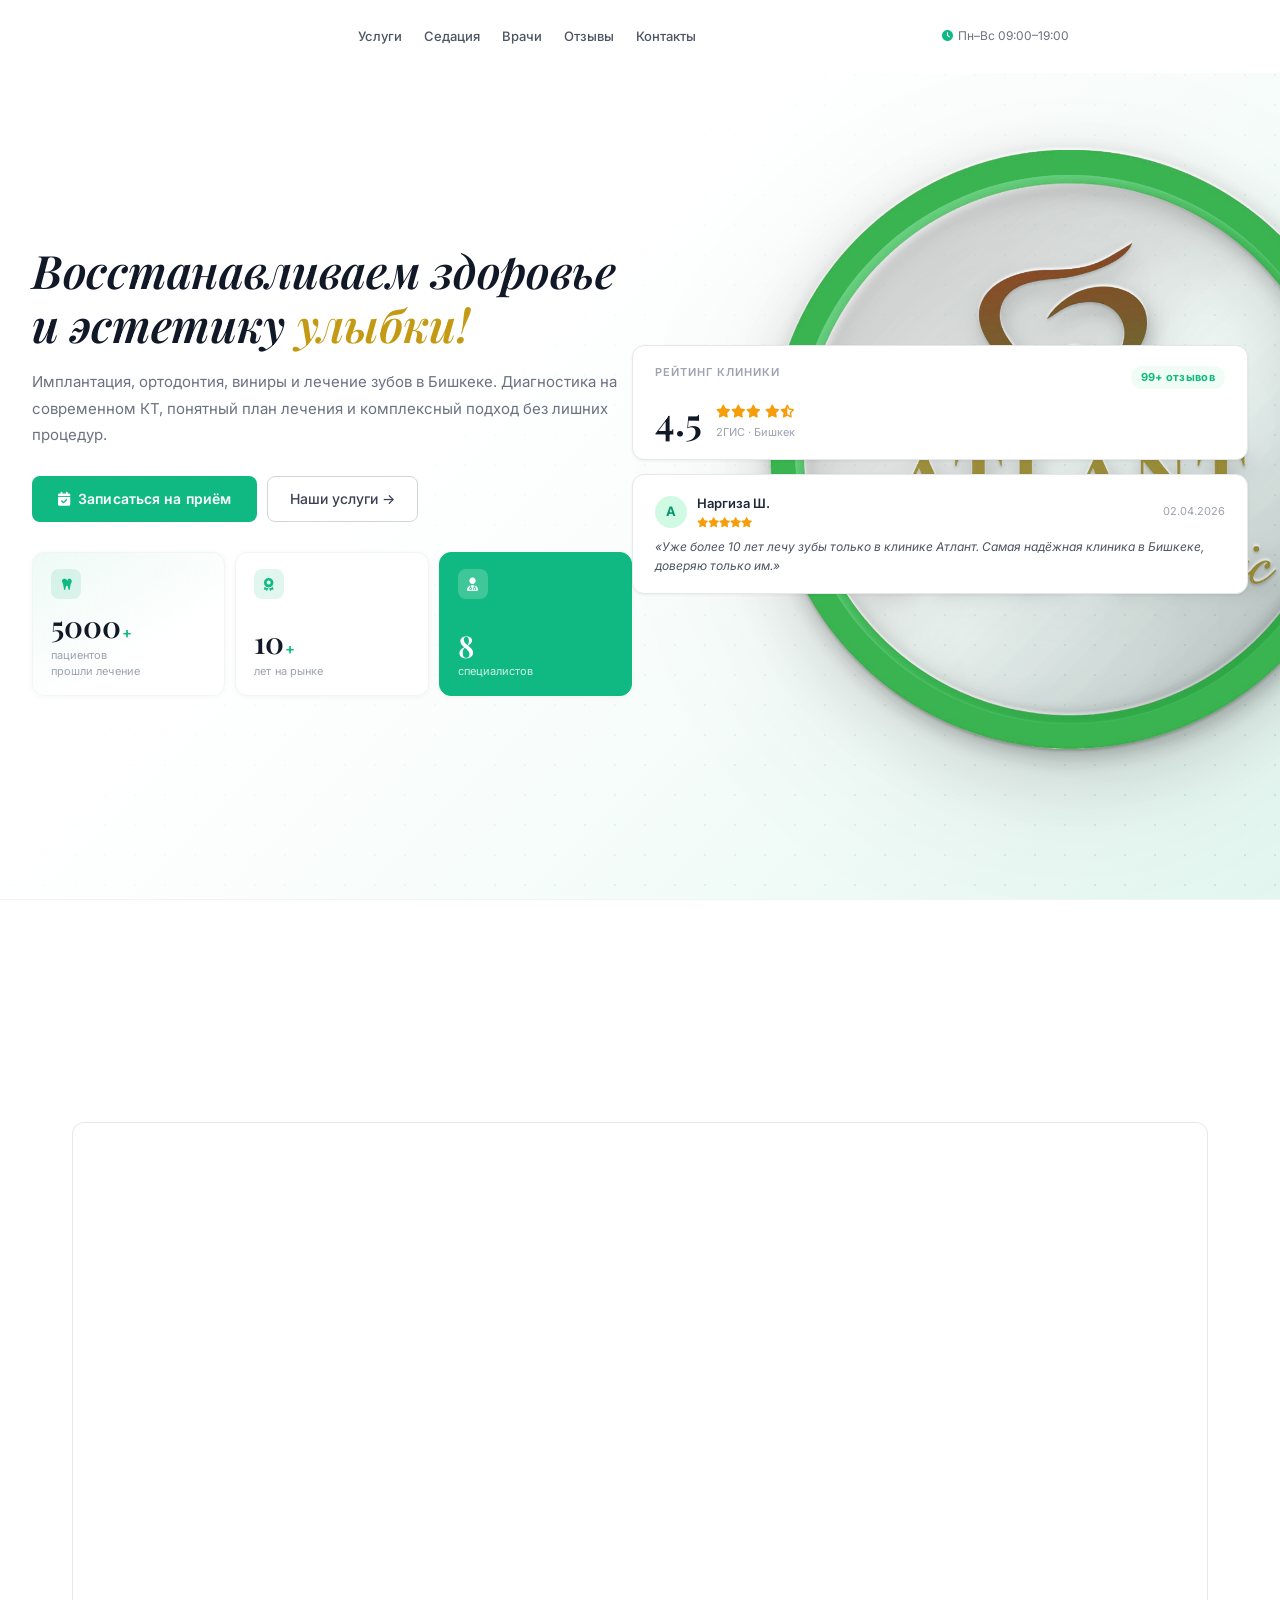
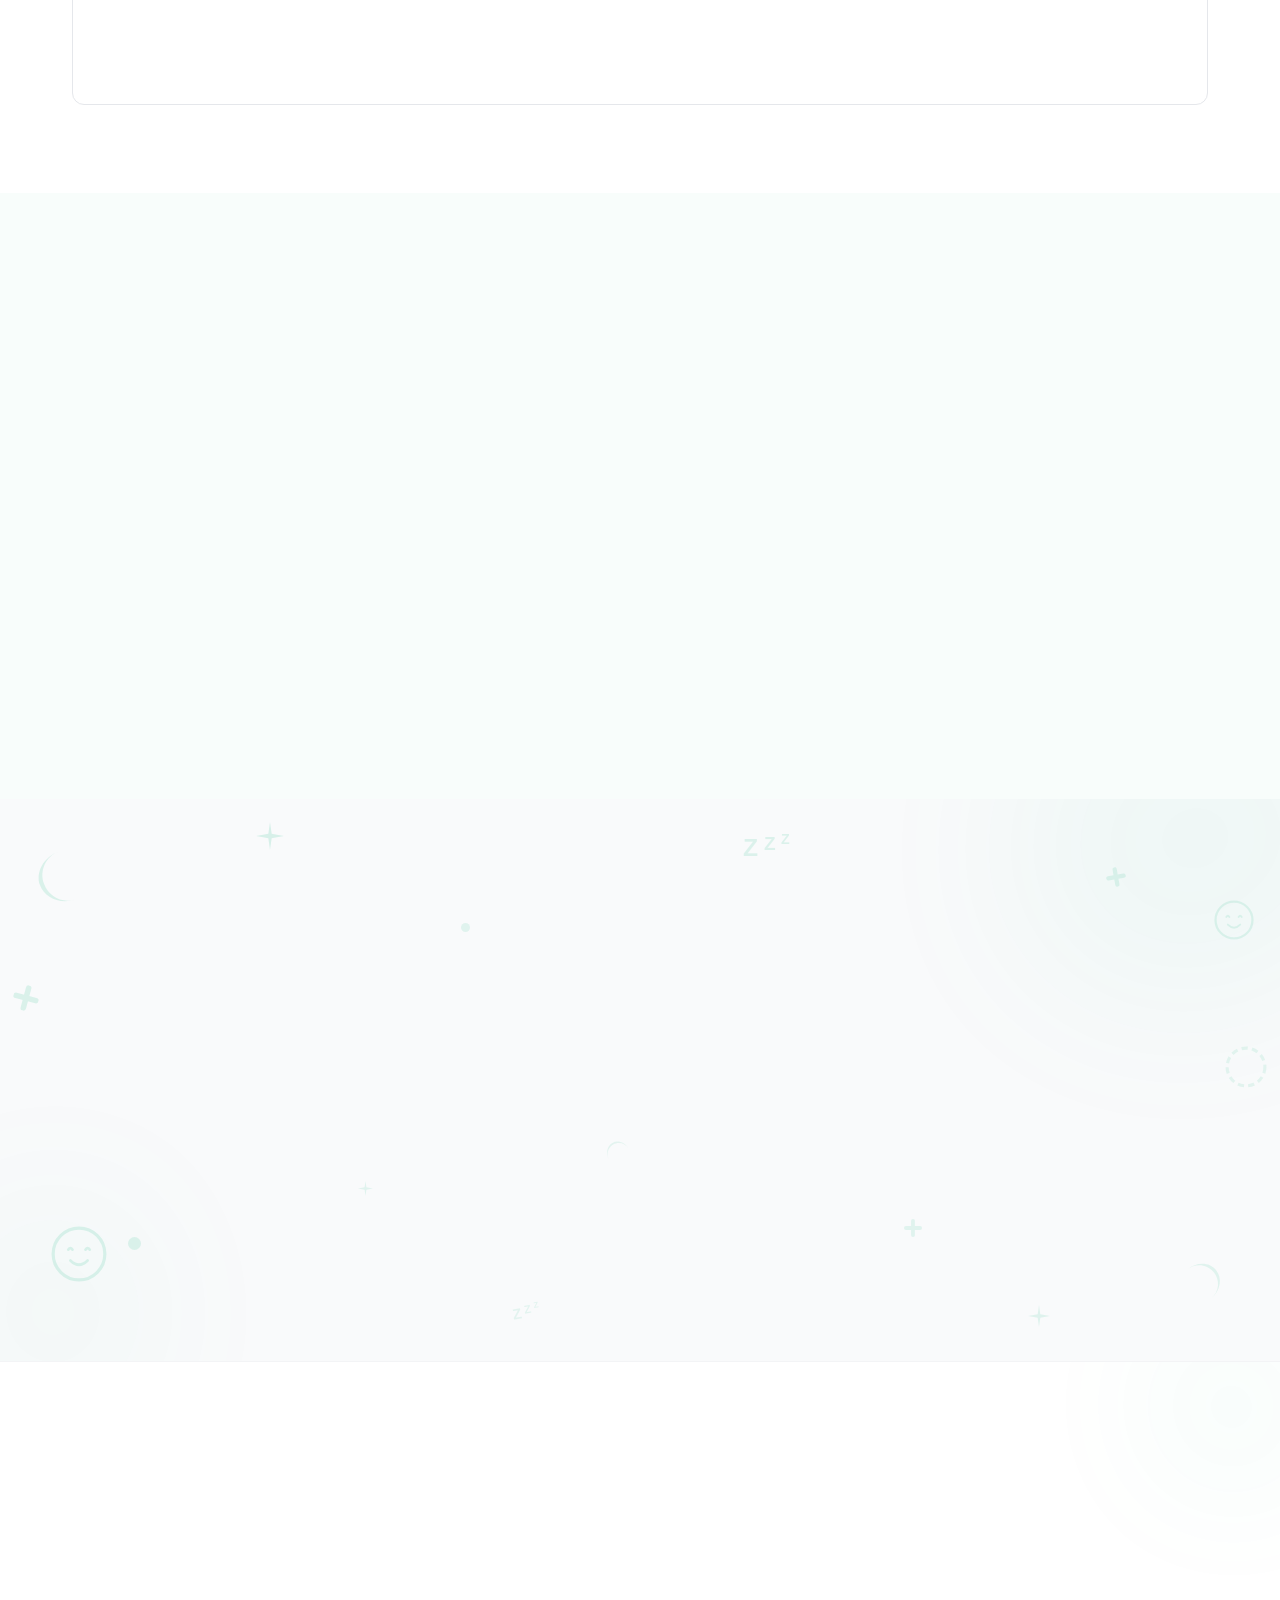
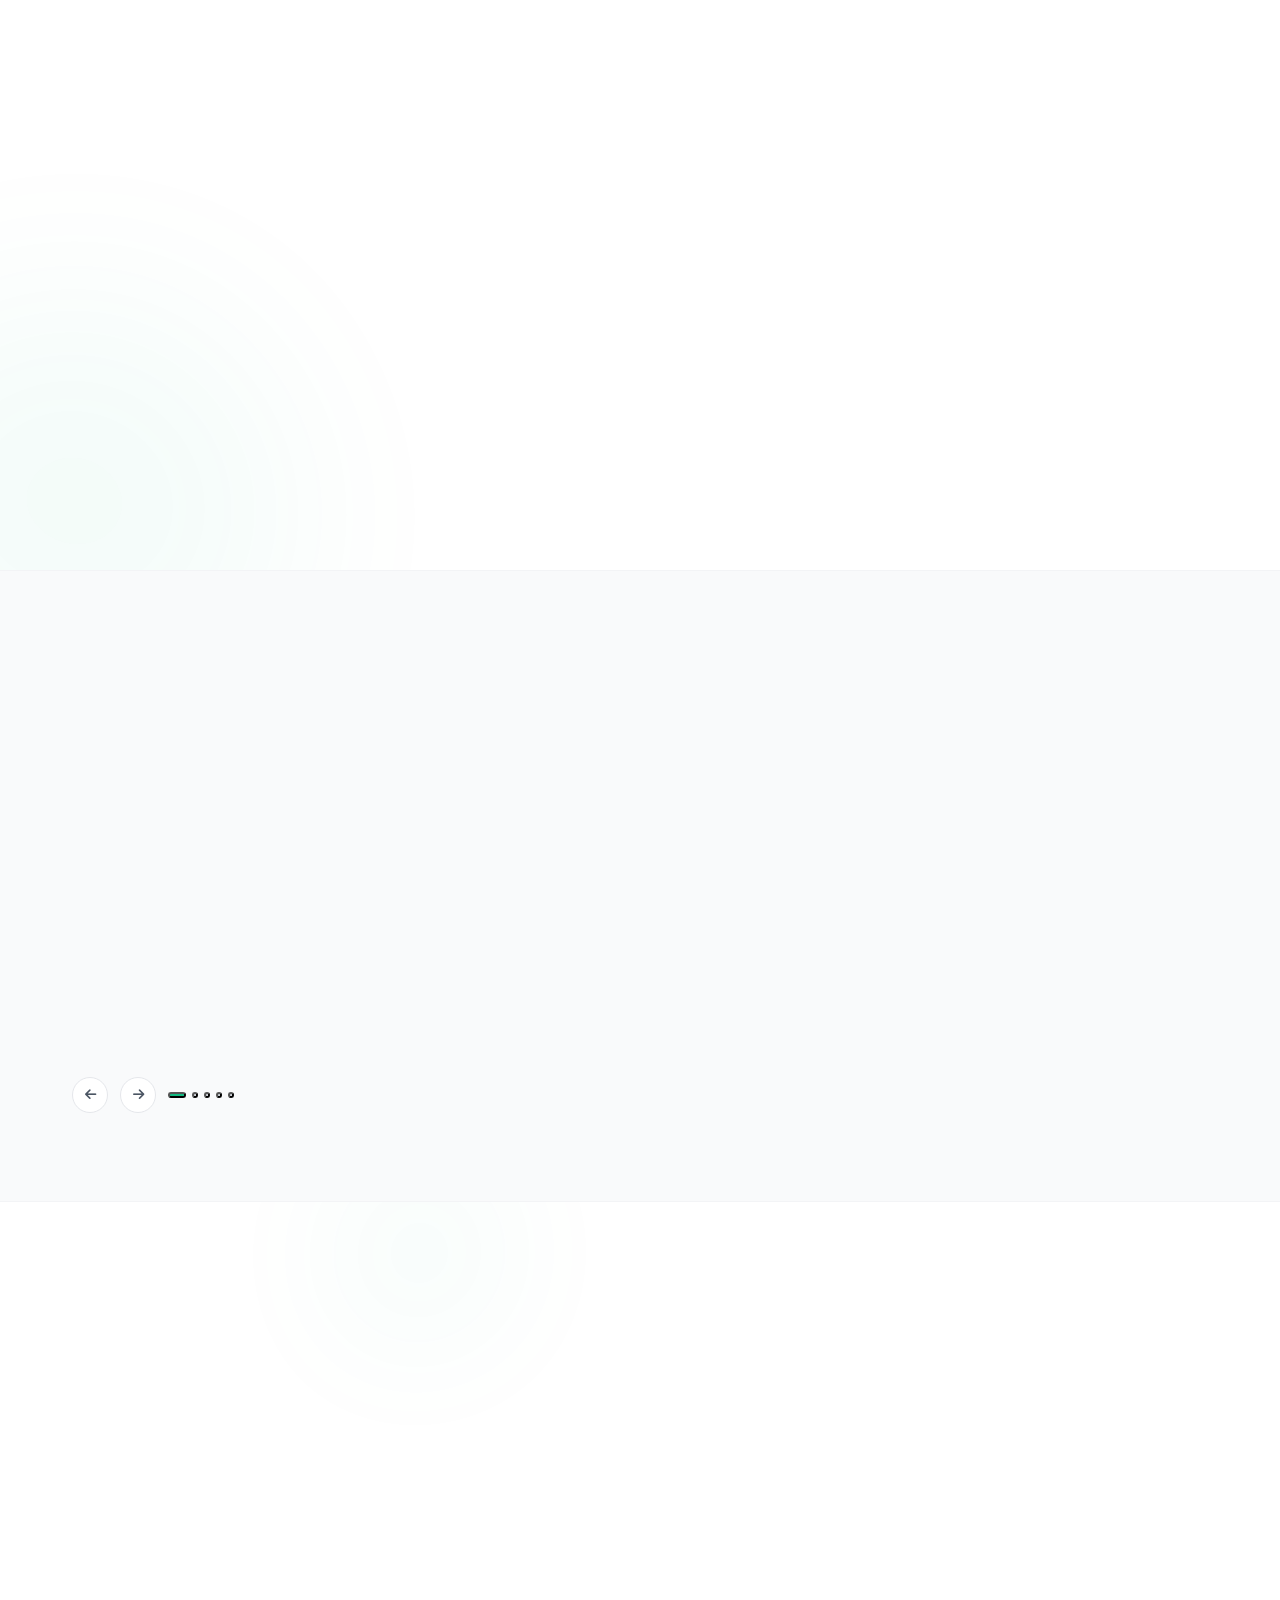
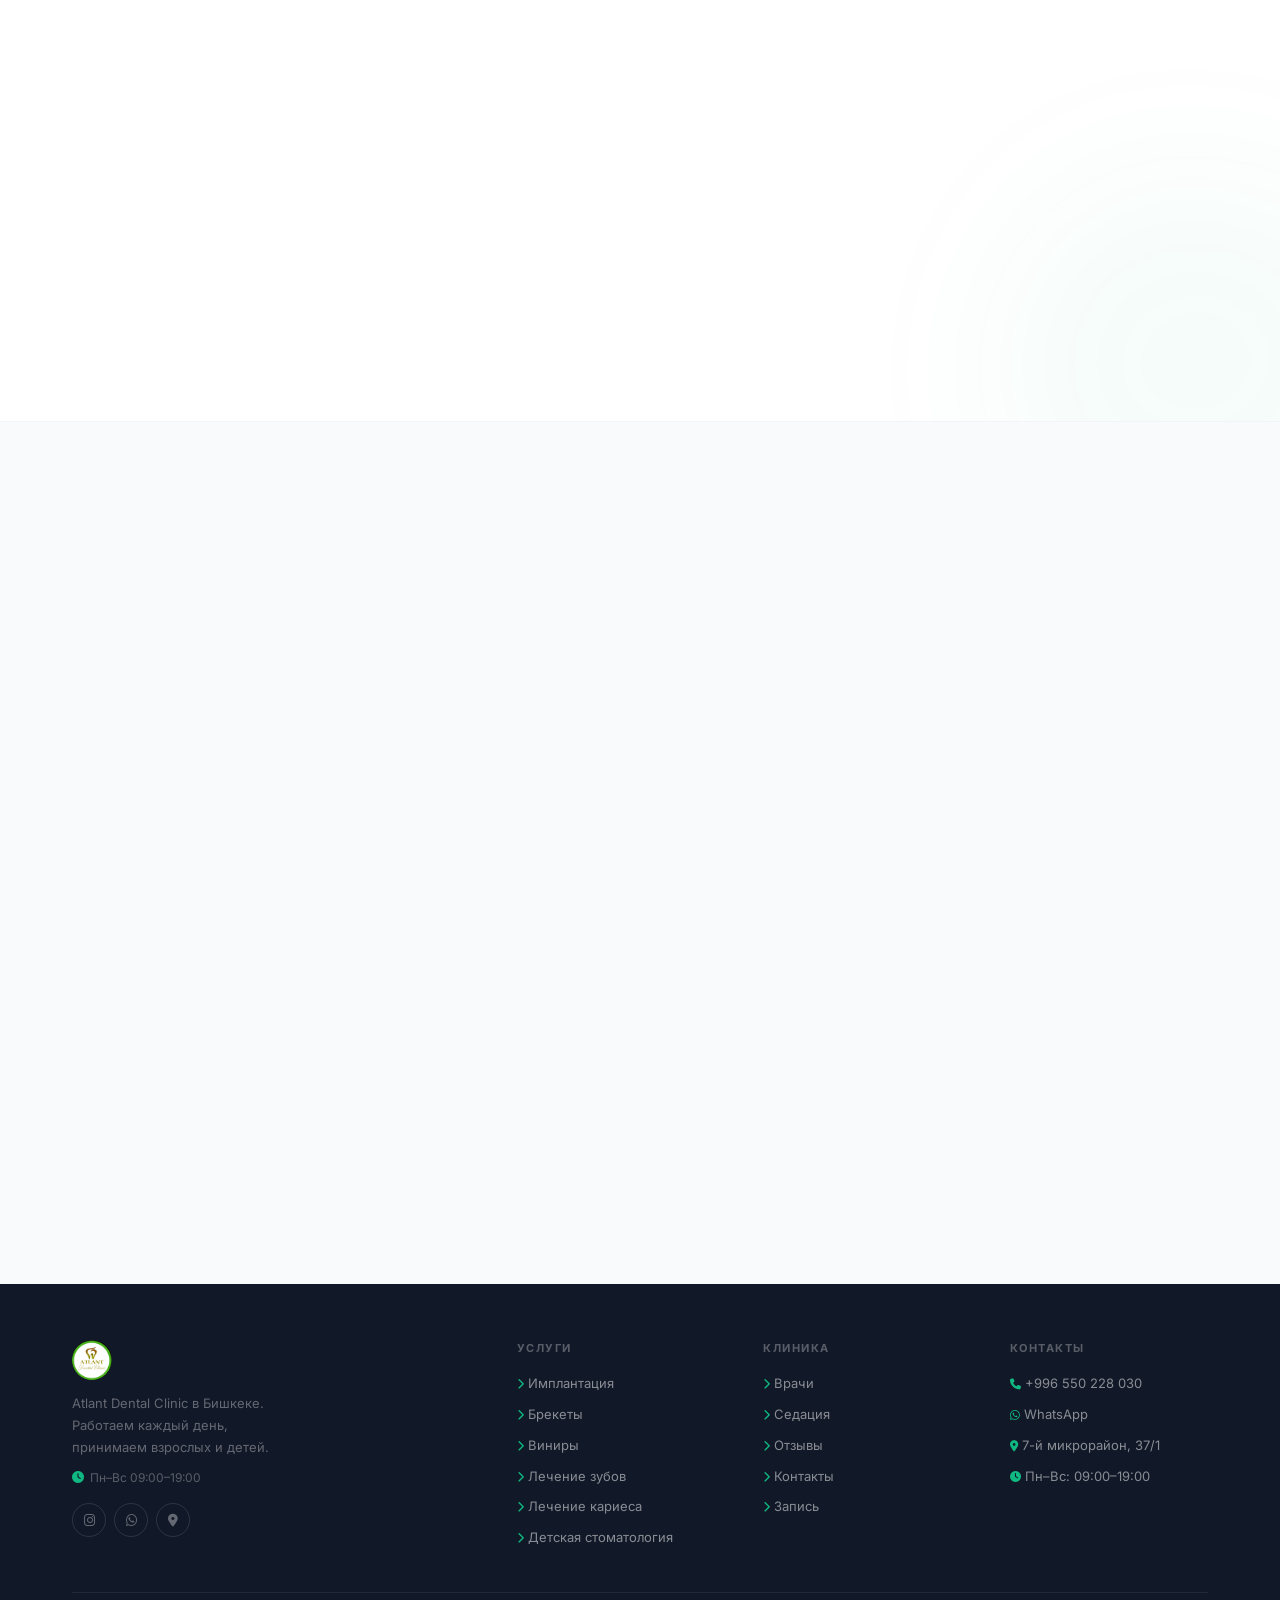
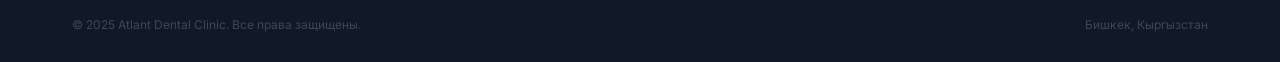
<file: index.html>
<!DOCTYPE html>
<html lang="ru">
<head>
  <meta charset="UTF-8"/>
  <meta name="viewport" content="width=device-width, initial-scale=1.0"/>
  <title>Atlant Dental Clinic — Стоматология в Бишкеке</title>
  <link rel="preconnect" href="https://fonts.googleapis.com"/>
  <link rel="preconnect" href="https://fonts.gstatic.com" crossorigin/>
  <link href="https://fonts.googleapis.com/css2?family=Playfair+Display:ital,wght@0,600;1,600&family=Inter:wght@300;400;500;600;700&display=swap" rel="stylesheet"/>
  <link rel="stylesheet" href="https://cdnjs.cloudflare.com/ajax/libs/font-awesome/6.5.0/css/all.min.css"/>
  <link rel="icon" href="images/Megalogo.png" type="image/png"/>
  <link rel="stylesheet" href="style.css"/>
</head>
<body>

<nav id="navbar">
  <div class="nav-inner">
    <a href="#hero" class="logo">
      <img src="images/Truelogo.png" alt="Atlant Dental Clinic" class="logo-img"/>
    </a>
    <ul class="nav-links">
      <li><a href="#services">Услуги</a></li>
      <li><a href="#sedation">Седация</a></li>
      <li><a href="#doctors">Врачи</a></li>
      <li><a href="#testimonials">Отзывы</a></li>
      <li><a href="#contacts">Контакты</a></li>
    </ul>
    <div class="nav-hours"><i class="fas fa-clock"></i> Пн–Вс 09:00–19:00</div>
    <a href="#appointment" class="btn-nav">Записаться</a>
    <div class="burger" id="burger"><span></span><span></span><span></span></div>
  </div>
</nav>

<div class="mobile-menu" id="mobileMenu">
  <button class="close-menu" id="closeMenu"><i class="fas fa-times"></i></button>
  <a href="#services"      class="mob-link">Услуги</a>
  <a href="#sedation"      class="mob-link">Седация</a>
  <a href="#doctors"       class="mob-link">Врачи</a>
  <a href="#testimonials"  class="mob-link">Отзывы</a>
  <a href="#contacts"      class="mob-link">Контакты</a>
  <a href="#appointment"   class="mob-link mob-cta">Записаться</a>
  <div class="mob-hours"><i class="fas fa-phone"></i> 0 (550) 22-80-30</div>
</div>

<section id="hero">
  <div class="hero-bg">
    
    <div style="position:absolute;inset:0;background:linear-gradient(135deg,rgba(255,255,255,0) 40%,rgba(16,185,129,0.05) 100%);pointer-events:none;z-index:0;"></div>
    
    <div class="hero-deco-logo-wrap">
      <div class="hero-deco-logo">
        <img src="images/Truelogo.png" alt="" aria-hidden="true" class="hero-deco-logo-img"/>
        <div class="hero-deco-logo-veil"></div>
      </div>
    </div>
  </div>
  <div class="container">
    <div class="hero-inner">
      <div class="hero-left">
<h1 class="hero-title reveal delay-1">Восстанавливаем здоровье<br>и эстетику <em>улыбки!</em></h1>
        <p class="hero-desc reveal delay-2">Имплантация, ортодонтия, виниры и лечение зубов в Бишкеке. Диагностика на современном КТ, понятный план лечения и комплексный подход без лишних процедур.</p>
        <div class="hero-btns reveal delay-3">
          <a href="#appointment" class="btn-green"><i class="fas fa-calendar-check"></i> Записаться на приём</a>
          <a href="#services" class="btn-hero-outline">Наши услуги →</a>
        </div>
        <div class="hero-stats reveal delay-4">
          <div class="hstat-card hstat-main">
            <div class="hstat-icon-wrap"><i class="fas fa-tooth"></i></div>
            <div class="hstat-val">
              <span class="hero-stat-num" data-target="5000">0</span><span class="hero-stat-suf">+</span>
            </div>
            <div class="hstat-lbl">пациентов<br>прошли лечение</div>
          </div>
          <div class="hstat-card hstat-sm">
            <div class="hstat-icon-wrap"><i class="fas fa-award"></i></div>
            <div class="hstat-val">
              <span class="hero-stat-num" data-target="10">0</span><span class="hero-stat-suf">+</span>
            </div>
            <div class="hstat-lbl">лет на рынке</div>
          </div>
          <div class="hstat-card hstat-sm hstat-accent">
            <div class="hstat-icon-wrap"><i class="fas fa-user-md"></i></div>
            <div class="hstat-val">
              <span class="hero-stat-num" data-target="8">0</span><span class="hero-stat-suf"></span>
            </div>
            <div class="hstat-lbl">специалистов</div>
          </div>
        </div>
      </div>

      <div class="hero-right reveal delay-2">
        <div class="hv-stack">
          
          <div class="hv-card hv-rating">
            <div class="hv-rating-top">
              <div class="hv-label">Рейтинг клиники</div>
              <span class="hv-pill">99+ отзывов</span>
            </div>
            <div class="hv-rating-row">
              <span class="hv-score">4.5</span>
              <div>
                <div class="hv-stars">
                  <i class="fas fa-star"></i><i class="fas fa-star"></i><i class="fas fa-star"></i>
                  <i class="fas fa-star"></i><i class="fas fa-star-half-alt"></i>
                </div>
                <div class="hv-city">2ГИС · Бишкек</div>
              </div>
            </div>
          </div>
          
          <div class="hv-card hv-review">
            <div class="hv-review-head">
              <div class="hv-ava">А</div>
              <div>
                <div class="hv-reviewer">Наргиза Ш.</div>
                <div class="hv-rev-stars"><i class="fas fa-star"></i><i class="fas fa-star"></i><i class="fas fa-star"></i><i class="fas fa-star"></i><i class="fas fa-star"></i></div>
              </div>
              <div class="hv-ago">02.04.2026</div>
            </div>
            <p class="hv-review-text">«Уже более 10 лет лечу зубы только в клинике Атлант. Самая надёжная клиника в Бишкеке, доверяю только им.»</p>
          </div>
        </div>
      </div>
    </div>
  </div>
</section>

<section id="services">
  <div class="container">
    <div class="idx-head reveal">
      <div>
        <h2>Услуги</h2>
        <div class="idx-head-sub">Основной спектр стоматологии в одном месте</div>
      </div>
      <a href="#appointment" class="idx-head-link">Записаться <i class="fas fa-arrow-right"></i></a>
    </div>

    <div class="svc2-grid">
      <a href="implants.html" class="svc2-card reveal delay-1" style="--card-img:url('images/Implantation.jpg')">
        <div class="svc2-icon" style="background:#f0fffe;color:#059669"><i class="fas fa-tooth"></i></div>
        <div class="svc2-body">
          <div class="svc2-name">Имплантация</div>
          <div class="svc2-desc">Системы Straumann (Швейцария), Osstem и MegaGen. КТ делаем прямо в клинике, не нужно ехать в другое место. При наличии достаточной кости ставим имплант и временную коронку за один визит.</div>
          <div class="svc2-price">от 35 200 сом</div>
        </div>
        <div class="svc2-arrow"><i class="fas fa-arrow-right"></i></div>
      </a>

      <a href="braces.html" class="svc2-card reveal delay-3" style="--card-img:url('images/Ortodont.jpg')">
        <div class="svc2-icon" style="background:#fef9f0;color:#f59e0b"><i class="fas fa-teeth"></i></div>
        <div class="svc2-body">
          <div class="svc2-name">Ортодонтия</div>
          <div class="svc2-desc">Металлические и керамические брекеты, самолигирующие системы. Средний срок лечения: 12–24 месяца. На консультации показываем прогноз и обсуждаем план до начала лечения.</div>
          <div class="svc2-price">от 60 000 сом</div>
        </div>
        <div class="svc2-arrow"><i class="fas fa-arrow-right"></i></div>
      </a>
      <a href="veneers.html" class="svc2-card reveal delay-1" style="--card-img:url('images/Aesthetic.jpg')">
        <div class="svc2-icon" style="background:#fdf4ff;color:#a855f7"><i class="fas fa-star"></i></div>
        <div class="svc2-body">
          <div class="svc2-name">Эстетика улыбки</div>
          <div class="svc2-desc">Виниры E.max, тонкие как линза: скрывают потемнения, сколы и промежутки. Отбеливание Opalescence Boost: до 8 тонов светлее за один час в кресле. Художественная реставрация без обточки.</div>
          <div class="svc2-price">от 6 000 сом</div>
        </div>
        <div class="svc2-arrow"><i class="fas fa-arrow-right"></i></div>
      </a>
      <a href="dentheal.html" class="svc2-card reveal delay-2" style="--card-img:url('images/Surgeon.jpg')">
        <div class="svc2-icon" style="background:#fff7ed;color:#f97316"><i class="fas fa-briefcase-medical"></i></div>
        <div class="svc2-body">
          <div class="svc2-name">Лечение каналов</div>
          <div class="svc2-desc">Каналы под контролем КТ, без пломбирования на глаз. Удаление восьмёрок: несложный случай за 15 минут. Начинаем только когда анестезия полностью подействовала.</div>
          <div class="svc2-price">от 5 500 сом</div>
        </div>
        <div class="svc2-arrow"><i class="fas fa-arrow-right"></i></div>
      </a>
      <a href="dentclean.html" class="svc2-card reveal delay-3" style="--card-img:url('images/Child.jpg'); --card-pos: 70% center">
        <div class="svc2-icon" style="background:#f0f9ff;color:#0ea5e9"><i class="fas fa-child"></i></div>
        <div class="svc2-body">
          <div class="svc2-name">Детская стоматология</div>
          <div class="svc2-desc">Первый приём без лечения: просто знакомство с инструментами. Если ребёнок боится, надеваем маску с Севораном. Засыпает за 1–2 минуты и не воспринимает кресло как что-то страшное.</div>
          <div class="svc2-price">от 5 300 сом</div>
        </div>
        <div class="svc2-arrow"><i class="fas fa-arrow-right"></i></div>
      </a>

      <a href="caries.html" class="svc2-card reveal delay-1" style="--card-img:url('images/caries.jpg')">
        <div class="svc2-icon" style="background:#f0fdfa;color:#0d9488"><i class="fas fa-fill-drip"></i></div>
        <div class="svc2-body">
          <div class="svc2-name">Лечение кариеса</div>
          <div class="svc2-desc">Лечение кариеса, художественная реставрация зубов, герметизация фиссур и восстановление анатомической формы зуба современными материалами.</div>
          <div class="svc2-price">от 6 000 сом</div>
        </div>
        <div class="svc2-arrow"><i class="fas fa-arrow-right"></i></div>
      </a>
    </div>
  </div>
</section>

<section id="kt" class="kt-section">

  <div class="container">
    <div class="kt-inner">

      
      <div class="reveal">
        <span class="kt-eyebrow">Диагностика</span>
        <h2 class="kt-heading">КТ-томограф<br><em>прямо в клинике</em></h2>
        <p class="kt-sub">Снимок делаем прямо в клинике, ехать никуда не надо. Расшифровку врача получаете в тот же день. Используем данные КТ для каждого случая имплантации и сложного лечения.</p>
        <ul class="kt-features">
          <li class="kt-feature"><i class="fas fa-check"></i> Снимок за 14 секунд</li>
          <li class="kt-feature"><i class="fas fa-check"></i> 3D-модель для планирования имплантов</li>
          <li class="kt-feature"><i class="fas fa-check"></i> Расшифровка врача в тот же день</li>
          <li class="kt-feature"><i class="fas fa-check"></i> Без направления к другому специалисту</li>
        </ul>
        <div class="kt-prices">
          <div class="kt-price-row">
            <span class="kt-price-name">2 челюсти с записью на флешку / диск</span>
            <span class="kt-price-dots"></span>
            <span class="kt-price-val">4 000 сом</span>
          </div>
          <div class="kt-price-row">
            <span class="kt-price-name">Без записи на флешку</span>
            <span class="kt-price-dots"></span>
            <span class="kt-price-val">2 500 сом</span>
          </div>
        </div>
      </div>

      
      <div class="kt-photo-col reveal reveal-delay-1">
        <div class="kt-photo-blob kt-blob-1"></div>
        <div class="kt-photo-blob kt-blob-2"></div>
        <div class="kt-img-frame">
          <img src="images/КТ.jpg" alt="КТ-томограф в Atlant Dental" loading="lazy"/>
        </div>
      </div>

    </div>
  </div>
</section>

<section id="sedation" class="sed-section" style="position:relative;overflow:hidden;">
  <div class="sed-bg-blob sed-blob-1"></div>
  <div class="sed-bg-blob sed-blob-2"></div>

  
  
  <svg class="sed-deco-pat" style="top:8%;left:2%;width:68px;opacity:0.13;transform:rotate(-20deg)" viewBox="0 0 64 64" fill="none"><path d="M40 8C26 8 16 19 16 32s10 24 24 24c-16 0-28-11-28-24S24 8 40 8z" fill="#10b981"/></svg>
  
  <svg class="sed-deco-pat" style="bottom:10%;right:4%;width:50px;opacity:0.10;transform:rotate(140deg)" viewBox="0 0 64 64" fill="none"><path d="M40 8C26 8 16 19 16 32s10 24 24 24c-16 0-28-11-28-24S24 8 40 8z" fill="#10b981"/></svg>
  
  <svg class="sed-deco-pat" style="top:60%;left:47%;width:30px;opacity:0.09;transform:rotate(60deg)" viewBox="0 0 64 64" fill="none"><path d="M40 8C26 8 16 19 16 32s10 24 24 24c-16 0-28-11-28-24S24 8 40 8z" fill="#10b981"/></svg>

  
  <svg class="sed-deco-pat" style="top:5%;right:36%;width:76px;opacity:0.12" viewBox="0 0 80 40" fill="none">
    <text x="0" y="30" font-family="Arial Black,sans-serif" font-weight="900" font-size="26" fill="#10b981">Z</text>
    <text x="22" y="24" font-family="Arial Black,sans-serif" font-weight="900" font-size="20" fill="#10b981">Z</text>
    <text x="40" y="18" font-family="Arial Black,sans-serif" font-weight="900" font-size="15" fill="#10b981">Z</text>
  </svg>
  
  <svg class="sed-deco-pat" style="bottom:7%;left:40%;width:54px;opacity:0.09;transform:rotate(-10deg)" viewBox="0 0 80 40" fill="none">
    <text x="0" y="30" font-family="Arial Black,sans-serif" font-weight="900" font-size="22" fill="#10b981">Z</text>
    <text x="18" y="24" font-family="Arial Black,sans-serif" font-weight="900" font-size="17" fill="#10b981">Z</text>
    <text x="33" y="18" font-family="Arial Black,sans-serif" font-weight="900" font-size="12" fill="#10b981">Z</text>
  </svg>

  
  <svg class="sed-deco-pat" style="bottom:14%;left:4%;width:56px;opacity:0.13" viewBox="0 0 52 52" fill="none">
    <circle cx="26" cy="26" r="24" stroke="#10b981" stroke-width="3"/>
    <path d="M16 22 Q18 19 20 22" stroke="#10b981" stroke-width="2.5" stroke-linecap="round" fill="none"/>
    <path d="M32 22 Q34 19 36 22" stroke="#10b981" stroke-width="2.5" stroke-linecap="round" fill="none"/>
    <path d="M18 32 Q26 40 34 32" stroke="#10b981" stroke-width="2.5" stroke-linecap="round" fill="none"/>
  </svg>
  
  <svg class="sed-deco-pat" style="top:18%;right:2%;width:40px;opacity:0.11" viewBox="0 0 52 52" fill="none">
    <circle cx="26" cy="26" r="24" stroke="#10b981" stroke-width="3"/>
    <path d="M16 22 Q18 19 20 22" stroke="#10b981" stroke-width="2.5" stroke-linecap="round" fill="none"/>
    <path d="M32 22 Q34 19 36 22" stroke="#10b981" stroke-width="2.5" stroke-linecap="round" fill="none"/>
    <path d="M18 32 Q26 40 34 32" stroke="#10b981" stroke-width="2.5" stroke-linecap="round" fill="none"/>
  </svg>

  
  <svg class="sed-deco-pat" style="top:33%;left:1%;width:26px;opacity:0.13;transform:rotate(15deg)" viewBox="0 0 28 28" fill="none"><rect x="11" y="0" width="6" height="28" rx="3" fill="#10b981"/><rect x="0" y="11" width="28" height="6" rx="3" fill="#10b981"/></svg>
  
  <svg class="sed-deco-pat" style="top:12%;right:12%;width:20px;opacity:0.11;transform:rotate(-10deg)" viewBox="0 0 28 28" fill="none"><rect x="11" y="0" width="6" height="28" rx="3" fill="#10b981"/><rect x="0" y="11" width="28" height="6" rx="3" fill="#10b981"/></svg>
  
  <svg class="sed-deco-pat" style="bottom:22%;right:28%;width:18px;opacity:0.10" viewBox="0 0 28 28" fill="none"><rect x="11" y="0" width="6" height="28" rx="3" fill="#10b981"/><rect x="0" y="11" width="28" height="6" rx="3" fill="#10b981"/></svg>

  
  <svg class="sed-deco-pat" style="top:4%;left:20%;width:28px;opacity:0.14" viewBox="0 0 30 30" fill="none"><path d="M15 0 L16.8 12.5 L30 15 L16.8 17.5 L15 30 L13.2 17.5 L0 15 L13.2 12.5 Z" fill="#10b981"/></svg>
  
  <svg class="sed-deco-pat" style="bottom:6%;right:18%;width:22px;opacity:0.11" viewBox="0 0 30 30" fill="none"><path d="M15 0 L16.8 12.5 L30 15 L16.8 17.5 L15 30 L13.2 17.5 L0 15 L13.2 12.5 Z" fill="#10b981"/></svg>
  
  <svg class="sed-deco-pat" style="top:68%;left:28%;width:15px;opacity:0.10" viewBox="0 0 30 30" fill="none"><path d="M15 0 L16.8 12.5 L30 15 L16.8 17.5 L15 30 L13.2 17.5 L0 15 L13.2 12.5 Z" fill="#10b981"/></svg>

  
  <svg class="sed-deco-pat" style="top:44%;right:1%;width:42px;opacity:0.09" viewBox="0 0 40 40" fill="none"><circle cx="20" cy="20" r="18" stroke="#10b981" stroke-width="3" stroke-dasharray="6 4"/></svg>
  
  <svg class="sed-deco-pat" style="top:78%;left:10%;width:13px;opacity:0.12" viewBox="0 0 14 14" fill="none"><circle cx="7" cy="7" r="7" fill="#10b981"/></svg>
  <svg class="sed-deco-pat" style="top:22%;left:36%;width:9px;opacity:0.10" viewBox="0 0 14 14" fill="none"><circle cx="7" cy="7" r="7" fill="#10b981"/></svg>

  <div class="container">
    <div class="sed-popup-wrap reveal">
      <div class="sed-left">
        <div class="section-label">Седация</div>
        <h2 class="sed-question">Лечение зубов<br><em>без страха и боли</em></h2>
        <p class="sed-subtitle">Севоран — это газ, который вдыхается через маску. <strong>Засыпаете за 1–2 минуты</strong>, просыпаетесь с готовой работой. Подходит взрослым и детям от 3 лет. Седацию проводит группа квалифицированных анестезиологов.</p>
        <ul class="sed-for-list">
          <li><i class="fas fa-check"></i> Выраженный страх перед стоматологом</li>
          <li><i class="fas fa-check"></i> Дети, которые не могут сидеть спокойно</li>
          <li><i class="fas fa-check"></i> Сложные операции и длительные процедуры</li>
          <li><i class="fas fa-check"></i> Сильный рвотный рефлекс</li>
          <li><i class="fas fa-check"></i> Множественное лечение за один визит</li>
        </ul>

        <div class="sed-left-stats">
          <span class="sed-ls"><span class="sed-ls-num">98%</span>&nbsp;<span class="sed-ls-lbl">без боли</span></span>
          <span class="sed-ls-div">·</span>
          <span class="sed-ls"><span class="sed-ls-num">3–4 ч</span>&nbsp;<span class="sed-ls-lbl">сеанс</span></span>
          <span class="sed-ls-div">·</span>
          <span class="sed-ls"><span class="sed-ls-num">100%</span>&nbsp;<span class="sed-ls-lbl">безопасно</span></span>
        </div>
      </div>
      <div class="sed-photo-wrap reveal reveal-delay-1" id="sedPopup">
        <div class="sed-deco-blob sed-deco-1"></div>
        <div class="sed-deco-blob sed-deco-2"></div>
        <div class="sed-photo-frame">
          <img src="images/Sevoran.jpg" alt="Седация Севоран в Atlant Dental" class="sed-photo-img" loading="lazy"/>
          <div class="sed-photo-wash"></div>
          <div class="sed-photo-gradient"></div>
          <div class="sed-photo-badge">
            <div class="sed-badge-icon"><i class="fas fa-shield-halved"></i></div>
            <div class="sed-badge-text">
              <strong>Севоран</strong>
              <span>Сертифицированный препарат</span>
            </div>
          </div>
          <div class="sed-chip sed-chip-tr">
            <span class="sed-chip-num">98%</span>
            <span class="sed-chip-lbl">без боли</span>
          </div>
        </div>
      </div>
    </div>
  </div>
</section>

<section id="doctors">
  <div class="doc-org-blob" style="width:460px;height:420px;bottom:-140px;left:-160px;opacity:0.045;border-radius:55% 45% 42% 58% / 48% 58% 42% 52%;"></div>
  <div class="doc-org-blob" style="width:200px;height:210px;top:-60px;right:-50px;opacity:0.03;filter:blur(70px);border-radius:60% 40% 50% 50% / 42% 58% 42% 58%;"></div>
  <div class="container">
    <div class="idx-head reveal">
      <div>
        <h2>Врачи клиники</h2>
        <div class="idx-head-sub">Наша команда: 7 врачей разных специализаций</div>
      </div>
    </div>
    <div class="doc2-grid">
      <div class="doc2-card reveal delay-1">
        <div class="doc2-ava"><img src="images/Kubat.jpg" alt="Сагынбеков Кубат Эркинбекович"></div>
        <div class="doc2-spec">Хирург-имплантолог</div>
        <div class="doc2-name">Сагынбеков Кубат<span class="doc2-patronymic">Эркинбекович</span></div>
        <a href="#appointment" class="doc2-btn">Записаться</a>
      </div>
      <div class="doc2-card reveal delay-2">
        <div class="doc2-ava"><img src="images/Nurbek.jpg" alt="Таалайбеков Нурбек Таалайбекович"></div>
        <div class="doc2-spec">Хирург-имплантолог</div>
        <div class="doc2-name">Таалайбеков Нурбек<span class="doc2-patronymic">Таалайбекович</span></div>
        <a href="#appointment" class="doc2-btn">Записаться</a>
      </div>
      <div class="doc2-card reveal delay-3">
        <div class="doc2-ava"><img src="images/Alisher.jpg" alt="Миналиев Алишер Бакытович"></div>
        <div class="doc2-spec">Врач-ортодонт</div>
        <div class="doc2-name">Миналиев Алишер<span class="doc2-patronymic">Бакытович</span></div>
        <a href="#appointment" class="doc2-btn">Записаться</a>
      </div>
      <div class="doc2-card reveal delay-4">
        <div class="doc2-ava"><img src="images/Bekzat.jpg" alt="Асылбеков Бекзат Асылбекович"></div>
        <div class="doc2-spec">Стоматолог-терапевт, ортопед</div>
        <div class="doc2-name">Асылбеков Бекзат<span class="doc2-patronymic">Асылбекович</span></div>
        <a href="#appointment" class="doc2-btn">Записаться</a>
      </div>
      <div class="doc2-card reveal delay-1">
        <div class="doc2-ava"><img src="images/Renat.jpg" alt="Машалаев Ринат Хакимович"></div>
        <div class="doc2-spec">Стоматолог-терапевт</div>
        <div class="doc2-name">Машалаев Ринат<span class="doc2-patronymic">Хакимович</span></div>
        <a href="#appointment" class="doc2-btn">Записаться</a>
      </div>
      <div class="doc2-card reveal delay-2">
        <div class="doc2-ava"><img src="images/Akmaral.jpg" alt="Дюшебаева Акмарал Нурлановна"></div>
        <div class="doc2-spec">Детский и взрослый стоматолог-терапевт</div>
        <div class="doc2-name">Дюшебаева Акмарал<span class="doc2-patronymic">Нурлановна</span></div>
        <a href="#appointment" class="doc2-btn">Записаться</a>
      </div>
      <div class="doc2-card reveal delay-3">
        <div class="doc2-ava"><img src="images/Gulzhan.jpg" alt="Тыналиева Гульжан Шайкидиновна"></div>
        <div class="doc2-spec">Стоматолог-терапевт</div>
        <div class="doc2-name">Тыналиева Гульжан<span class="doc2-patronymic">Шайкидиновна</span></div>
        <a href="#appointment" class="doc2-btn">Записаться</a>
      </div>
    </div>
  </div>
</section>

<section id="testimonials" class="section-dark">
  <div class="container">
    <div class="idx-head reveal">
      <div>
        <h2 class="title-white">Отзывы пациентов</h2>
        <div class="idx-head-sub">99+ отзывов на 2ГИС</div>
      </div>
      <a href="https://2gis.kg/bishkek/firm/70000001019327883/tab/reviews" target="_blank" class="idx-head-link">Все отзывы <i class="fas fa-arrow-right"></i></a>
    </div>
    <div class="slider-wrap reveal">
      <div class="slider-track" id="sliderTrack">
        <div class="review-card">
          <div class="review-stars"><i class="fas fa-star"></i><i class="fas fa-star"></i><i class="fas fa-star"></i><i class="fas fa-star"></i><i class="fas fa-star"></i></div>
          <p class="review-text">«Пришла удалять зуб мудрости, очень боялась. Врач сначала объяснил каждый шаг, потом начал. Не почувствовала ничего, буквально. Уже записалась на имплант.»</p>
          <div class="review-author"><div class="author-ava">А</div><div><div class="author-name">Айнура М.</div><div class="author-date">3 дня назад · 2ГИС</div></div></div>
        </div>
        <div class="review-card">
          <div class="review-stars"><i class="fas fa-star"></i><i class="fas fa-star"></i><i class="fas fa-star"></i><i class="fas fa-star"></i><i class="fas fa-star"></i></div>
          <p class="review-text">«Ставили имплант на нижней челюсти. КТ сделали тут же в клинике, объяснили на снимке где и что. Через 3 месяца поставили коронку. Не отличить от родного зуба.»</p>
          <div class="review-author"><div class="author-ava">С</div><div><div class="author-name">Сергей В.</div><div class="author-date">2 недели назад · 2ГИС</div></div></div>
        </div>
        <div class="review-card">
          <div class="review-stars"><i class="fas fa-star"></i><i class="fas fa-star"></i><i class="fas fa-star"></i><i class="fas fa-star"></i><i class="fas fa-star"></i></div>
          <p class="review-text">«Делала 6 виниров E.max на верхние зубы. Зубы у меня от природы с желтизной, ничего не помогало. После этого улыбка совершенно другая. Носить не мешает, еду чувствую нормально.»</p>
          <div class="review-author"><div class="author-ava">М</div><div><div class="author-name">Мария С.</div><div class="author-date">1 месяц назад · 2ГИС</div></div></div>
        </div>
        <div class="review-card">
          <div class="review-stars"><i class="fas fa-star"></i><i class="fas fa-star"></i><i class="fas fa-star"></i><i class="fas fa-star"></i><i class="fas fa-star-half-alt"></i></div>
          <p class="review-text">«Дочке 14 лет, поставили металлические брекеты. Ортодонт сразу показал прогноз на экране, объяснил сроки. Ходим на контроль раз в 5–6 недель, всё по плану.»</p>
          <div class="review-author"><div class="author-ava">К</div><div><div class="author-name">Константин Л.</div><div class="author-date">1 месяц назад · 2ГИС</div></div></div>
        </div>
        <div class="review-card">
          <div class="review-stars"><i class="fas fa-star"></i><i class="fas fa-star"></i><i class="fas fa-star"></i><i class="fas fa-star"></i><i class="fas fa-star"></i></div>
          <p class="review-text">«Пришла на отбеливание Opalescence Boost. Врач сначала проверила противопоказания, объяснила что будет. Час в кресле, результат реальный, не фотошоп. Довольна.»</p>
          <div class="review-author"><div class="author-ava">Е</div><div><div class="author-name">Екатерина Н.</div><div class="author-date">2 месяца назад · 2ГИС</div></div></div>
        </div>
      </div>
    </div>
    <div class="slider-controls">
      <button class="slider-btn" id="sliderPrev"><i class="fas fa-arrow-left"></i></button>
      <button class="slider-btn" id="sliderNext"><i class="fas fa-arrow-right"></i></button>
      <div class="slider-dots" id="sliderDots"></div>
    </div>
  </div>
</section>

<section id="appointment">
  <div class="appt-org-blob" style="width:420px;height:380px;bottom:-130px;right:-130px;opacity:0.04;border-radius:40% 60% 52% 48% / 58% 42% 58% 42%;"></div>
  <div class="appt-org-blob" style="width:200px;height:220px;top:-60px;left:25%;opacity:0.03;filter:blur(70px);border-radius:55% 45% 60% 40% / 50% 55% 45% 50%;"></div>
  <div class="container">
    <div class="appt-wrap">
      <div>
<h2 class="section-title reveal delay-1">Запишитесь<br>на приём</h2>
        <p class="section-sub reveal delay-2">Оставьте номер, напишем в WhatsApp и подберём удобное время.</p>
        <div class="appt-features">
          <div class="appt-feat reveal delay-1">
            <div class="appt-feat-icon"><i class="fab fa-whatsapp"></i></div>
            <div><strong>Ответим в WhatsApp</strong><span>в течение 15 минут</span></div>
          </div>
          <div class="appt-feat reveal delay-2">
            <div class="appt-feat-icon"><i class="fas fa-clock"></i></div>
            <div><strong>Режим работы</strong><span>Пн–Вс, 09:00–19:00</span></div>
          </div>
          <div class="appt-feat reveal delay-3">
            <div class="appt-feat-icon"><i class="fas fa-map-marker-alt"></i></div>
            <div><strong>Адрес</strong><span>7-й микрорайон, 37/1, Бишкек</span></div>
          </div>
        </div>
      </div>
      <div class="appt-form reveal delay-2">
        <div class="form-header">
          <h3>Заявка на приём</h3>
          <p>Заполните форму, и мы свяжемся с вами в WhatsApp</p>
        </div>
        <div class="form-row">
          <div class="form-group">
            <label>Ваше имя *</label>
            <input type="text" id="f-name" placeholder="Алибек Иванов" required/>
          </div>
          <div class="form-group">
            <label>Телефон (WhatsApp) *</label>
            <input type="tel" id="f-phone" placeholder="+996 (500) 00-00-00" required/>
          </div>
          <div class="form-group">
            <label>Предпочтительная дата</label>
            <input type="date" id="f-date"/>
          </div>
          <div class="form-group">
            <label>Удобное время</label>
            <select id="f-time">
              <option value="">Выберите время</option>
              <option>09:00 – 11:00</option>
              <option>11:00 – 13:00</option>
              <option>13:00 – 15:00</option>
              <option>15:00 – 17:00</option>
              <option>17:00 – 19:00</option>
            </select>
          </div>
          <div class="form-group full">
            <label>Услуга</label>
            <select id="f-service">
              <option value="">Выберите услугу</option>
              <option>Имплантация</option>
              <option>Брекеты / ортодонтия</option>
              <option>Виниры / эстетика</option>
              <option>Лечение и хирургия</option>
              <option>Лечение кариеса</option>
              <option>Детская стоматология</option>
              <option>Седация</option>
              <option>КТ-диагностика</option>
              <option>Другое</option>
            </select>
          </div>
          <div class="form-group full">
            <label>Опишите проблему</label>
            <textarea id="f-problem" placeholder="Что беспокоит или что хотите сделать?"></textarea>
          </div>
        </div>
        <div id="form-error" style="display:none;color:#e53e3e;font-size:13px;margin-bottom:12px;padding:10px 14px;background:#fff5f5;border-radius:8px;border:1px solid #fed7d7;">
          <i class="fas fa-exclamation-circle"></i> <span id="form-error-text"></span>
        </div>
        <button class="btn-submit" id="submitBtn">
          <i class="fab fa-whatsapp"></i> Отправить заявку в WhatsApp
        </button>
        <div class="form-note">
          <i class="fas fa-lock" style="font-size:11px;color:var(--gray-400)"></i>
          Данные используются только для записи
        </div>
      </div>
    </div>
  </div>
</section>

<section id="contacts" class="section-alt">
  <div class="container">
    <div class="idx-head reveal">
      <div><h2>Контакты</h2></div>
    </div>
    <div class="contacts-grid">
      <div class="contacts-info">
        <div class="contact-cards reveal delay-1">
          <a href="tel:+996550228030" class="contact-card">
            <div class="contact-card-icon"><i class="fas fa-phone"></i></div>
            <div><strong>Телефон</strong><span>+996 550 228 030</span></div>
          </a>
          <a href="https://wa.me/996550228030" target="_blank" class="contact-card">
            <div class="contact-card-icon wa"><i class="fab fa-whatsapp"></i></div>
            <div><strong>WhatsApp</strong><span>+996 550 228 030</span></div>
          </a>
          <div class="contact-card">
            <div class="contact-card-icon"><i class="fas fa-map-marker-alt"></i></div>
            <div><strong>Адрес</strong><span>7-й микрорайон, 37/1, Бишкек</span></div>
          </div>
          <a href="mailto:atlant.kg@mail.ru" class="contact-card">
            <div class="contact-card-icon"><i class="fas fa-envelope"></i></div>
            <div><strong>Email</strong><span>atlantdent@gmail.com</span></div>
          </a>
        </div>
        <div class="hours-card reveal delay-2">
          <div class="hours-title"><i class="fas fa-clock"></i> График работы</div>
          <div class="hours-row"><span>Понедельник – Пятница</span><span class="hours-time">09:00 – 19:00</span></div>
          <div class="hours-row"><span>Суббота</span><span class="hours-time">09:00 – 19:00</span></div>
          <div class="hours-row"><span>Воскресенье</span><span class="hours-time">09:00 – 19:00</span></div>
          <div class="hours-note"><i class="fas fa-circle-check"></i> Работаем без выходных</div>
        </div>
      </div>
      <div class="map-wrap reveal delay-2">
        <a href="https://2gis.kg/bishkek/firm/70000001019327883" target="_blank" class="map-img-link" title="Открыть в 2ГИС">
          <img src="images/map.png" alt="Атлант Дентал на карте" class="map-img" onerror="this.parentElement.classList.add('map-no-img')"/>
          <span class="map-img-overlay"><i class="fas fa-map-marker-alt"></i> Открыть в 2ГИС</span>
        </a>
      </div>
    </div>
  </div>
</section>

<footer>
  <div class="footer-inner">
    <div class="footer-top">
      <div class="footer-brand">
        <a href="#hero" class="logo">
          <img src="images/logo.png" alt="Atlant Dental Clinic" class="logo-img"/>
        </a>
        <p>Atlant Dental Clinic в Бишкеке. Работаем каждый день, принимаем взрослых и детей.</p>
        <div class="footer-hours"><i class="fas fa-clock"></i> Пн–Вс 09:00–19:00</div>
        <div class="footer-socials">
          <a href="https://www.instagram.com/atlant.kg" target="_blank" class="footer-social-btn"><i class="fab fa-instagram"></i></a>
          <a href="https://wa.me/996550228030" target="_blank" class="footer-social-btn"><i class="fab fa-whatsapp"></i></a>
          <a href="https://2gis.kg/bishkek/firm/70000001019327883" target="_blank" class="footer-social-btn"><i class="fas fa-map-marker-alt"></i></a>
        </div>
      </div>
      <div class="footer-col">
        <div class="footer-col-title">Услуги</div>
        <ul class="footer-links">
          <li><a href="implants.html"><i class="fas fa-chevron-right"></i> Имплантация</a></li>
          <li><a href="braces.html"><i class="fas fa-chevron-right"></i> Брекеты</a></li>
          <li><a href="veneers.html"><i class="fas fa-chevron-right"></i> Виниры</a></li>
          <li><a href="dentheal.html"><i class="fas fa-chevron-right"></i> Лечение зубов</a></li>
          <li><a href="caries.html"><i class="fas fa-chevron-right"></i> Лечение кариеса</a></li>
          <li><a href="dentclean.html"><i class="fas fa-chevron-right"></i> Детская стоматология</a></li>
        </ul>
      </div>
      <div class="footer-col">
        <div class="footer-col-title">Клиника</div>
        <ul class="footer-links">
          <li><a href="#doctors"><i class="fas fa-chevron-right"></i> Врачи</a></li>
          <li><a href="#sedation"><i class="fas fa-chevron-right"></i> Седация</a></li>
          <li><a href="#testimonials"><i class="fas fa-chevron-right"></i> Отзывы</a></li>
          <li><a href="#contacts"><i class="fas fa-chevron-right"></i> Контакты</a></li>
          <li><a href="#appointment"><i class="fas fa-chevron-right"></i> Запись</a></li>
        </ul>
      </div>
      <div class="footer-col">
        <div class="footer-col-title">Контакты</div>
        <ul class="footer-links">
          <li><a href="tel:+996550228030"><i class="fas fa-phone"></i> +996 550 228 030</a></li>
          <li><a href="https://wa.me/996550228030" target="_blank"><i class="fab fa-whatsapp"></i> WhatsApp</a></li>
          <li><a href="https://2gis.kg/bishkek/firm/70000001019327883" target="_blank"><i class="fas fa-map-marker-alt"></i> 7-й микрорайон, 37/1</a></li>
          <li><a href="#"><i class="fas fa-clock"></i> Пн–Вс: 09:00–19:00</a></li>
        </ul>
      </div>
    </div>
    <div class="footer-bottom">
      <span>© 2025 Atlant Dental Clinic. Все права защищены.</span>
      <span>Бишкек, Кыргызстан</span>
    </div>
  </div>
</footer>

<script>
  const navbar = document.getElementById('navbar');
  window.addEventListener('scroll', () => navbar.classList.toggle('scrolled', window.scrollY > 60));
  const burger = document.getElementById('burger');
  const mobileMenu = document.getElementById('mobileMenu');
  function closeMobile() { burger.classList.remove('active'); mobileMenu.classList.remove('active'); document.body.classList.remove('no-scroll'); }
  document.getElementById('closeMenu').addEventListener('click', closeMobile);
  burger.addEventListener('click', () => { burger.classList.toggle('active'); mobileMenu.classList.toggle('active'); document.body.classList.toggle('no-scroll'); });
  document.querySelectorAll('.mob-link').forEach(l => l.addEventListener('click', closeMobile));

  // Hide logo + btn when hero is visible
  const heroEl = document.getElementById('hero');
  if (heroEl) {
    const heroObs = new IntersectionObserver(entries => {
      navbar.classList.toggle('logo-hidden', entries[0].isIntersecting);
    }, { threshold: 0.1 });
    heroObs.observe(heroEl);
  }

  const revealObs = new IntersectionObserver(entries => entries.forEach(e => {
    if (e.isIntersecting) { e.target.classList.add('visible'); revealObs.unobserve(e.target); }
  }), { threshold: 0.08 });
  document.querySelectorAll('.reveal').forEach(el => revealObs.observe(el));

  // Counter animation
  const countObs = new IntersectionObserver(entries => entries.forEach(e => {
    if (!e.isIntersecting) return;
    const el = e.target;
    const target = +el.dataset.target;
    const duration = 1400;
    const step = target / (duration / 16);
    let current = 0;
    const timer = setInterval(() => {
      current = Math.min(current + step, target);
      el.textContent = Math.floor(current);
      if (current >= target) clearInterval(timer);
    }, 16);
    countObs.unobserve(el);
  }), { threshold: 0.3 });
  document.querySelectorAll('.hero-stat-num[data-target]').forEach(el => countObs.observe(el));

  // Review slider
  const track = document.getElementById('sliderTrack');
  if (track) {
    let idx = 0;
    const cards = Array.from(track.querySelectorAll('.review-card'));
    const dotsWrap = document.getElementById('sliderDots');
    const maxIdx = cards.length - 1;

    cards.forEach((_, i) => {
      const d = document.createElement('button');
      d.className = 'slider-dot' + (i === 0 ? ' active' : '');
      d.addEventListener('click', () => goTo(i));
      dotsWrap.appendChild(d);
    });

    function goTo(n) {
      idx = Math.max(0, Math.min(n, maxIdx));
      const cardW = cards[0].offsetWidth + 24;
      track.style.transform = `translateX(-${idx * cardW}px)`;
      dotsWrap.querySelectorAll('.slider-dot').forEach((d, i) => d.classList.toggle('active', i === idx));
    }

    document.getElementById('sliderPrev').addEventListener('click', () => goTo(idx - 1));
    document.getElementById('sliderNext').addEventListener('click', () => goTo(idx + 1));
  }

  // FAQ accordion
  document.querySelectorAll('.impl-faq-q, .faq-q').forEach(btn => {
    btn.addEventListener('click', () => {
      const item = btn.parentElement;
      const isOpen = item.classList.contains('open');
      document.querySelectorAll('.impl-faq-item, .faq-item').forEach(i => i.classList.remove('open'));
      if (!isOpen) item.classList.add('open');
    });
  });
</script>
</body>
</html>
</file>
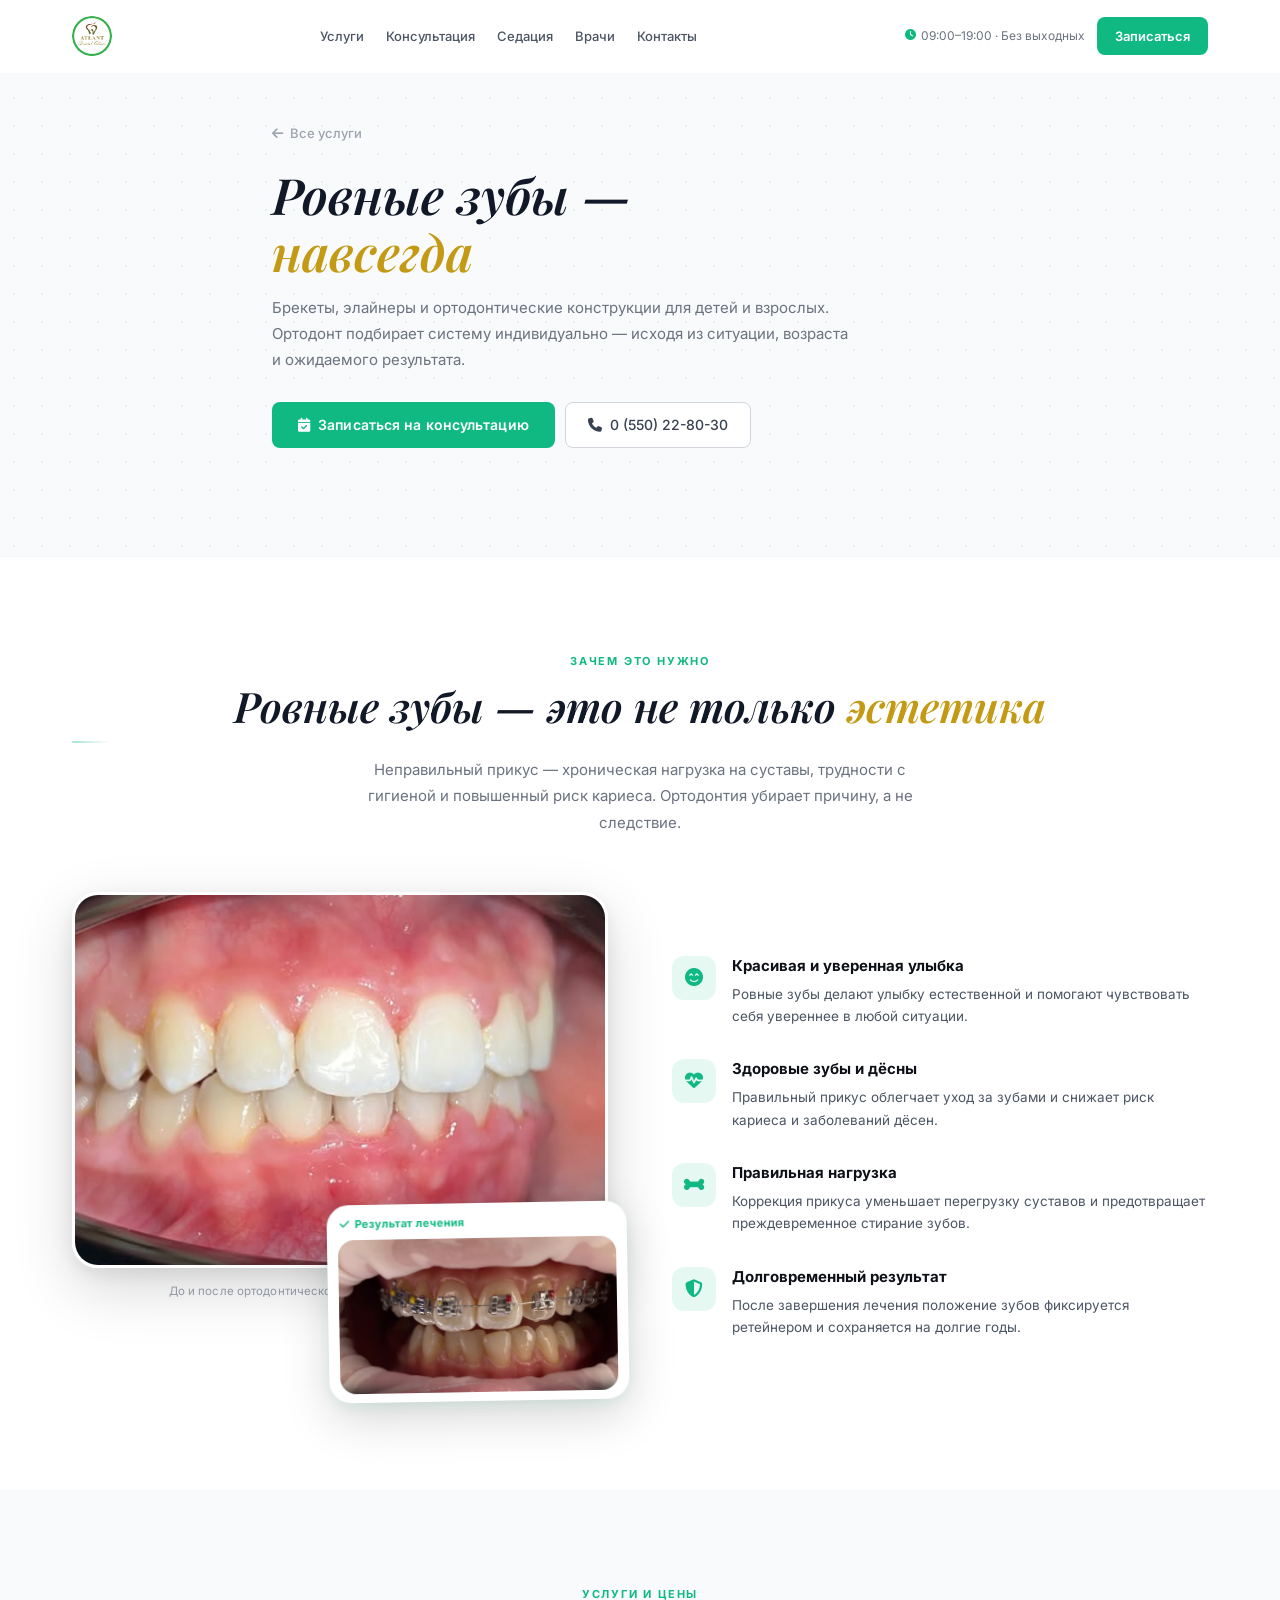
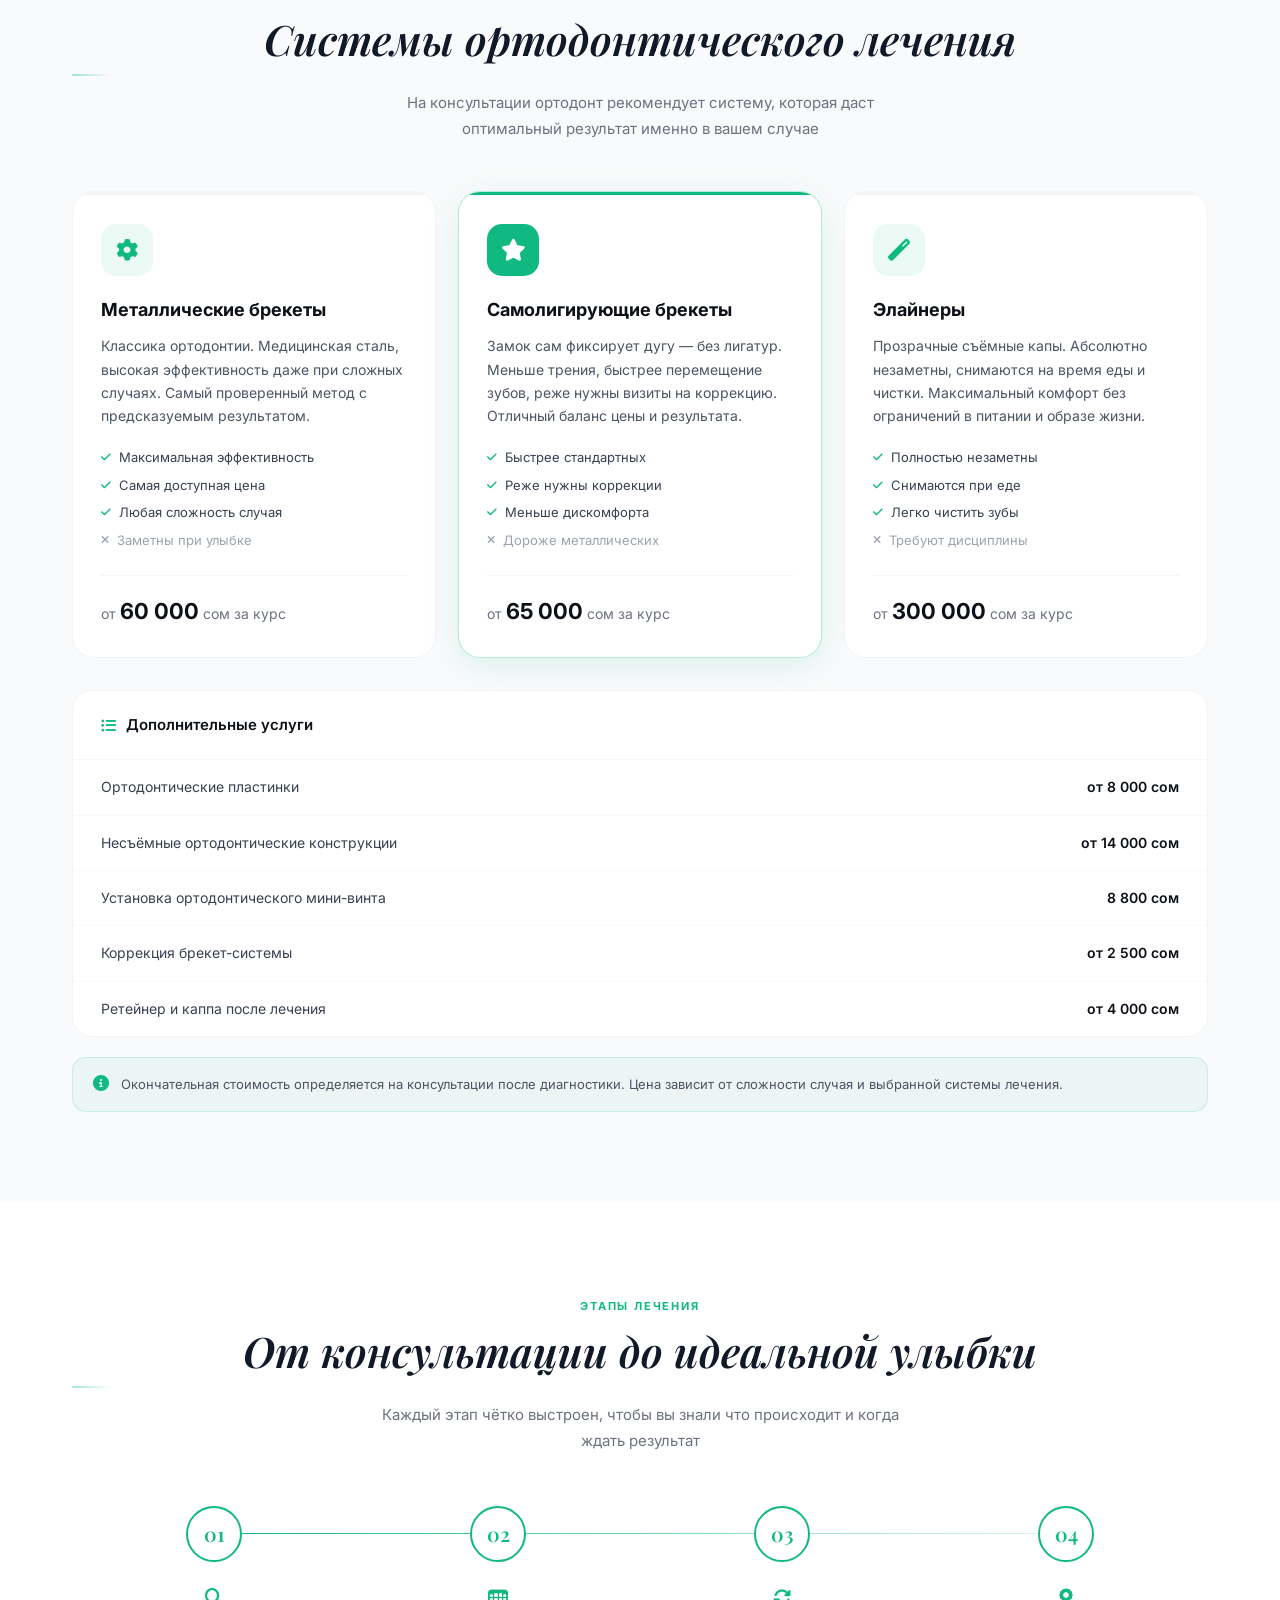
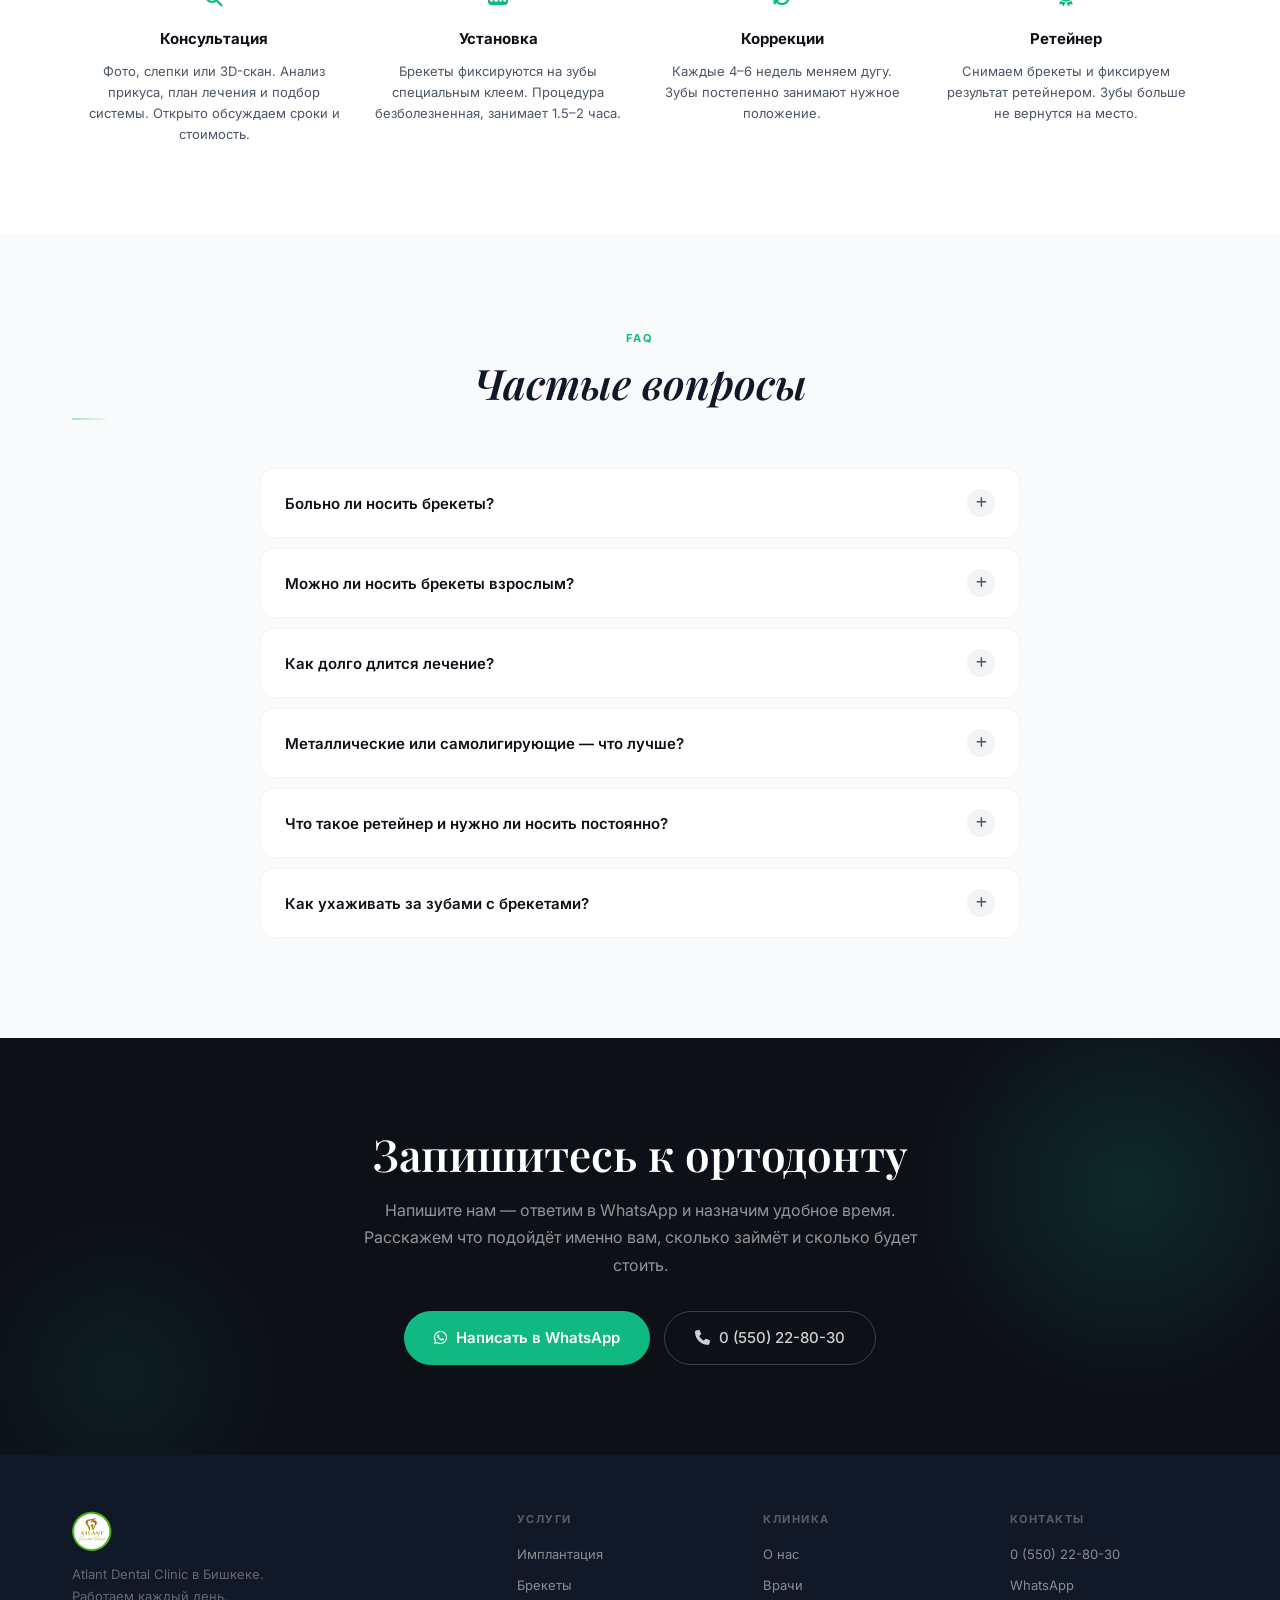
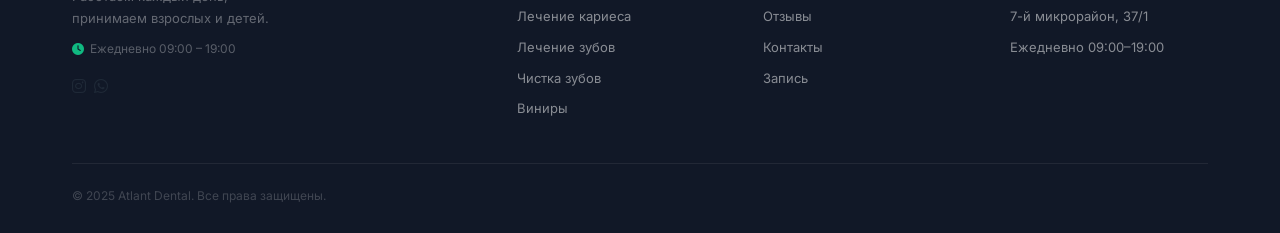
<file: braces.html>
<!DOCTYPE html>
<html lang="ru">
<head>
  <meta charset="UTF-8"/>
  <meta name="viewport" content="width=device-width, initial-scale=1.0"/>
  <title>Ортодонтия — Atlant Dental Clinic</title>
  <link rel="icon" href="images/Megalogo.png" type="image/png"/>
  <link rel="preconnect" href="https://fonts.googleapis.com"/>
  <link rel="preconnect" href="https://fonts.gstatic.com" crossorigin/>
  <link href="https://fonts.googleapis.com/css2?family=Inter:wght@300;400;500;600;700&family=Playfair+Display:ital,wght@0,400;0,600;1,400&display=swap" rel="stylesheet"/>
  <link rel="stylesheet" href="https://cdnjs.cloudflare.com/ajax/libs/font-awesome/6.5.0/css/all.min.css"/>
  <link rel="stylesheet" href="style.css"/>
  <style>
    .ord-hero{position:relative;min-height:88vh;display:flex;align-items:center;background:#f8fffe;overflow:hidden;padding:120px 0 80px;}
    .ord-hero-bg{position:absolute;inset:0;background:radial-gradient(ellipse 70% 60% at 80% 50%,rgba(16,185,129,.07) 0%,transparent 70%),radial-gradient(ellipse 40% 40% at 10% 80%,rgba(16,185,129,.05) 0%,transparent 60%);}
    .ord-hero-grid-deco{position:absolute;top:0;right:0;width:55%;height:100%;background-image:linear-gradient(rgba(16,185,129,.04) 1px,transparent 1px),linear-gradient(90deg,rgba(16,185,129,.04) 1px,transparent 1px);background-size:48px 48px;mask-image:linear-gradient(to left,rgba(0,0,0,.5) 0%,transparent 100%);-webkit-mask-image:linear-gradient(to left,rgba(0,0,0,.5) 0%,transparent 100%);}
    .ord-hero-circle{position:absolute;right:8%;top:50%;transform:translateY(-50%);width:420px;height:420px;border-radius:50%;background:linear-gradient(135deg,rgba(16,185,129,.10) 0%,rgba(16,185,129,.03) 100%);border:1.5px solid rgba(16,185,129,.15);display:flex;align-items:center;justify-content:center;pointer-events:none;}
    .ord-hero-circle::before{content:'';position:absolute;inset:24px;border-radius:50%;border:1px dashed rgba(16,185,129,.2);}
    .ord-hero-circle-icon{font-size:100px;color:rgba(16,185,129,.15);line-height:1;}
    .ord-hero-inner{position:relative;z-index:2;max-width:660px;}
    .ord-back{display:inline-flex;align-items:center;gap:7px;font-size:13px;color:var(--gray-500);text-decoration:none;margin-bottom:32px;transition:color .2s;}
    .ord-back:hover{color:var(--primary);}
    .ord-hero-label{display:inline-flex;align-items:center;gap:8px;font-size:12px;font-weight:600;letter-spacing:.1em;text-transform:uppercase;color:var(--primary);background:rgba(16,185,129,.08);border:1px solid rgba(16,185,129,.18);border-radius:100px;padding:5px 14px;margin-bottom:22px;}
    .ord-hero-title{font-family:'Playfair Display',serif;font-size:clamp(42px,6vw,68px);font-weight:600;line-height:1.1;color:#0d1117;margin-bottom:22px;}
    .ord-hero-title em{font-style:italic;color:var(--primary);}
    .ord-hero-title em.ord-gold{color:#b8963e;}
    .ord-hero-sub{font-size:17px;line-height:1.7;color:var(--gray-600);max-width:540px;margin-bottom:36px;}
    .ord-hero-btns{display:flex;gap:14px;flex-wrap:wrap;}
    .ord-hero-badges{display:flex;gap:28px;margin-top:48px;flex-wrap:wrap;}
    .ord-hero-badge{display:flex;align-items:center;gap:10px;}
    .ord-hero-badge-icon{width:38px;height:38px;border-radius:10px;background:rgba(16,185,129,.10);display:flex;align-items:center;justify-content:center;color:var(--primary);font-size:15px;flex-shrink:0;}
    .ord-hero-badge-text strong{display:block;font-size:14px;font-weight:600;color:#0d1117;}
    .ord-hero-badge-text span{font-size:12px;color:var(--gray-500);}
    .ord-strip{background:#fff;border-top:1px solid var(--gray-100);border-bottom:1px solid var(--gray-100);}
    .ord-strip-inner{display:grid;grid-template-columns:repeat(4,1fr);}
    .ord-strip-item{padding:28px 32px;display:flex;align-items:center;gap:14px;border-right:1px solid var(--gray-100);}
    .ord-strip-item:last-child{border-right:none;}
    .ord-strip-num{font-family:'Playfair Display',serif;font-size:32px;font-weight:600;color:var(--primary);line-height:1;flex-shrink:0;}
    .ord-strip-label{font-size:13px;color:var(--gray-600);line-height:1.4;}
    .ord-why{padding:90px 0;background:#fff;}
    .ord-why-split{display:grid;grid-template-columns:1fr 1fr;gap:64px;align-items:center;margin-top:56px;}
    @keyframes ord-float{0%,100%{transform:translateY(0);}50%{transform:translateY(-10px);}}
    @keyframes ord-float-card{0%,100%{transform:translateY(0) rotate(-1deg);}50%{transform:translateY(-7px) rotate(-1deg);}}
    .ord-why-photos{position:relative;padding-bottom:100px;}
    .ord-why-photo-main{
      border-radius:26px;overflow:hidden;border:3px solid #fff;line-height:0;
      box-shadow:0 20px 60px rgba(0,0,0,0.16),0 6px 20px rgba(0,0,0,0.08);
      animation:ord-float 5s ease-in-out infinite;
      will-change:transform;
    }
    .ord-why-photo-main img{width:100%;height:370px;object-fit:cover;display:block;}
    .ord-why-photo-after{
      position:absolute;bottom:0;right:-20px;width:56%;background:#fff;
      border-radius:22px;padding:8px 8px 6px;border:3px solid #fff;
      box-shadow:0 16px 48px rgba(0,0,0,0.16),0 4px 16px rgba(16,185,129,0.10);
      animation:ord-float-card 5s ease-in-out infinite;
      animation-delay:0.6s;
      will-change:transform;
      transform:rotate(-1deg);
    }
    .ord-why-photo-after img{width:100%;border-radius:16px;display:block;}
    .ord-why-photo-badge{font-size:11px;font-weight:700;color:var(--primary);margin-bottom:6px;padding:0 2px;display:flex;align-items:center;gap:5px;}
    .ord-why-caption{font-size:11.5px;color:var(--gray-400);margin-top:14px;text-align:center;letter-spacing:.01em;}
    .ord-why-items{display:flex;flex-direction:column;gap:30px;}
    .ord-why-item{display:flex;align-items:flex-start;gap:16px;}
    .ord-why-item-icon{width:44px;height:44px;border-radius:12px;background:rgba(16,185,129,.10);display:flex;align-items:center;justify-content:center;color:var(--primary);font-size:18px;flex-shrink:0;margin-top:2px;}
    .ord-why-item-title{font-size:15px;font-weight:700;color:#0d1117;margin-bottom:5px;}
    .ord-why-item-desc{font-size:13.5px;color:var(--gray-600);line-height:1.65;}
    .ord-services{padding:90px 0;background:var(--gray-50);}
    .ord-sys-grid{display:grid;grid-template-columns:repeat(3,1fr);gap:22px;margin-top:48px;margin-bottom:32px;}
    .ord-sys-card{background:#fff;border:1px solid var(--gray-100);border-radius:22px;padding:32px 28px 28px;display:flex;flex-direction:column;position:relative;transition:box-shadow .25s,transform .25s;overflow:hidden;}
    .ord-sys-card::after{content:'';position:absolute;top:0;left:0;right:0;height:3px;background:var(--gray-100);transition:background .25s;}
    .ord-sys-card:hover{box-shadow:0 16px 48px rgba(0,0,0,.07);transform:translateY(-3px);}
    .ord-sys-card:hover::after,.ord-sys-card--featured::after{background:var(--primary);}
    .ord-sys-card--featured{border-color:rgba(16,185,129,.3);box-shadow:0 8px 32px rgba(16,185,129,.12);}
    .ord-sys-badge{position:absolute;top:20px;right:20px;font-size:11px;font-weight:600;letter-spacing:.07em;text-transform:uppercase;padding:4px 10px;border-radius:100px;background:var(--gray-100);color:var(--gray-600);}
    .ord-sys-card--featured .ord-sys-badge{background:rgba(16,185,129,.12);color:var(--primary);}
    .ord-sys-icon{width:52px;height:52px;border-radius:15px;background:rgba(16,185,129,.08);display:flex;align-items:center;justify-content:center;color:var(--primary);font-size:22px;margin-bottom:20px;}
    .ord-sys-card--featured .ord-sys-icon{background:var(--primary);color:#fff;}
    .ord-sys-name{font-size:18px;font-weight:700;color:#0d1117;margin-bottom:10px;}
    .ord-sys-desc{font-size:14px;color:var(--gray-600);line-height:1.65;flex:1;margin-bottom:20px;}
    .ord-sys-pros{display:flex;flex-direction:column;gap:7px;margin-bottom:24px;}
    .ord-sys-pro{display:flex;align-items:center;gap:8px;font-size:13px;color:var(--gray-700);}
    .ord-sys-pro i{color:var(--primary);font-size:11px;flex-shrink:0;}
    .ord-sys-pro.con i{color:var(--gray-400);}
    .ord-sys-pro.con{color:var(--gray-400);}
    .ord-sys-price{font-size:14px;color:var(--gray-500);border-top:1px solid var(--gray-100);padding-top:18px;display:flex;align-items:baseline;gap:4px;}
    .ord-sys-price strong{font-size:22px;font-weight:700;color:#0d1117;}
    .ord-add-wrap{background:#fff;border:1px solid var(--gray-100);border-radius:20px;overflow:hidden;margin-bottom:20px;}
    .ord-add-head{padding:22px 28px;border-bottom:1px solid var(--gray-100);font-size:15px;font-weight:600;color:#0d1117;display:flex;align-items:center;gap:10px;}
    .ord-add-head i{color:var(--primary);}
    .ord-add-row{display:grid;grid-template-columns:1fr auto;align-items:center;gap:20px;padding:16px 28px;border-bottom:1px solid var(--gray-50);transition:background .15s;}
    .ord-add-row:last-child{border-bottom:none;}
    .ord-add-row:hover{background:var(--gray-50);}
    .ord-add-name{font-size:14px;color:var(--gray-700);}
    .ord-add-price{font-size:14px;font-weight:600;color:#0d1117;white-space:nowrap;}
    .ord-price-note{display:flex;align-items:flex-start;gap:12px;background:rgba(16,185,129,.06);border:1px solid rgba(16,185,129,.15);border-radius:14px;padding:16px 20px;font-size:13px;color:var(--gray-600);line-height:1.6;}
    .ord-price-note i{color:var(--primary);font-size:16px;flex-shrink:0;margin-top:1px;}
    .ord-process{padding:90px 0;background:#fff;}
    .ord-steps{display:grid;grid-template-columns:repeat(4,1fr);margin-top:52px;position:relative;}
    .ord-steps::before{content:'';position:absolute;top:27px;left:14%;right:14%;height:1px;background:linear-gradient(90deg,var(--primary) 0%,rgba(16,185,129,.15) 100%);}
    .ord-step{padding:0 16px;text-align:center;position:relative;}
    .ord-step-num{width:56px;height:56px;border-radius:50%;background:#fff;border:2px solid var(--primary);display:flex;align-items:center;justify-content:center;font-family:'Playfair Display',serif;font-size:20px;font-weight:600;color:var(--primary);margin:0 auto 22px;position:relative;z-index:1;transition:background .25s,color .25s;}
    .ord-step:hover .ord-step-num{background:var(--primary);color:#fff;}
    .ord-step-icon{font-size:18px;color:var(--primary);margin-bottom:14px;}
    .ord-step-title{font-size:15px;font-weight:700;color:#0d1117;margin-bottom:10px;}
    .ord-step-desc{font-size:13px;color:var(--gray-600);line-height:1.6;}
    .ord-faq{padding:90px 0;background:var(--gray-50);}
    .ord-faq-list{max-width:760px;margin:48px auto 0;}
    .ord-faq-item{background:#fff;border:1px solid var(--gray-100);border-radius:14px;margin-bottom:10px;overflow:hidden;transition:box-shadow .2s,border-color .2s;}
    .ord-faq-item.open{box-shadow:0 4px 20px rgba(16,185,129,.08);border-color:rgba(16,185,129,.25);}
    .ord-faq-q{width:100%;background:none;border:none;padding:20px 24px;display:flex;align-items:center;justify-content:space-between;gap:16px;cursor:pointer;font-size:15px;font-weight:600;color:#0d1117;text-align:left;transition:color .2s;font-family:'Inter',sans-serif;}
    .ord-faq-item.open .ord-faq-q{color:var(--primary);}
    .ord-faq-q .faq-ico{width:28px;height:28px;border-radius:50%;background:var(--gray-100);display:flex;align-items:center;justify-content:center;font-size:12px;color:var(--gray-600);flex-shrink:0;transition:background .2s,transform .3s;}
    .ord-faq-item.open .faq-ico{background:var(--primary);color:#fff;transform:rotate(45deg);}
    .ord-faq-a{max-height:0;overflow:hidden;transition:max-height .35s ease;font-size:14px;color:var(--gray-600);line-height:1.7;}
    .ord-faq-item.open .ord-faq-a{max-height:300px;padding:0 24px 20px;}
    .ord-cta{padding:90px 0;background:#0d1117;position:relative;overflow:hidden;}
    .ord-cta::before{content:'';position:absolute;top:-60px;right:-60px;width:420px;height:420px;border-radius:50%;background:radial-gradient(circle,rgba(16,185,129,.15) 0%,transparent 70%);pointer-events:none;}
    .ord-cta::after{content:'';position:absolute;bottom:-80px;left:-40px;width:320px;height:320px;border-radius:50%;background:radial-gradient(circle,rgba(16,185,129,.08) 0%,transparent 70%);pointer-events:none;}
    .ord-cta-inner{position:relative;z-index:2;text-align:center;max-width:600px;margin:0 auto;}
    .ord-cta-label{display:inline-flex;align-items:center;gap:10px;font-size:12px;font-weight:600;letter-spacing:.1em;text-transform:uppercase;color:var(--primary);margin-bottom:20px;}
    .ord-cta-label::before,.ord-cta-label::after{content:'';width:24px;height:1px;background:var(--primary);opacity:.5;}
    .ord-cta h2{font-family:'Playfair Display',serif;font-size:clamp(30px,4vw,44px);font-weight:600;color:#fff;margin-bottom:16px;line-height:1.2;}
    .ord-cta p{font-size:16px;color:rgba(255,255,255,.55);line-height:1.7;margin-bottom:32px;}
    .ord-cta-perks{display:flex;justify-content:center;gap:28px;flex-wrap:wrap;margin-bottom:36px;}
    .ord-cta-perk{display:flex;align-items:center;gap:7px;font-size:13px;color:rgba(255,255,255,.65);}
    .ord-cta-perk i{color:var(--primary);font-size:12px;}
    .ord-cta-btns{display:flex;justify-content:center;gap:14px;flex-wrap:wrap;}
    .btn-cta-wa{display:inline-flex;align-items:center;gap:9px;background:var(--primary);color:#fff;border:none;border-radius:100px;padding:14px 30px;font-size:15px;font-weight:600;text-decoration:none;transition:background .2s,transform .2s;}
    .btn-cta-wa:hover{background:#0ea271;transform:translateY(-2px);}
    .btn-cta-phone{display:inline-flex;align-items:center;gap:9px;background:transparent;color:rgba(255,255,255,.8);border:1px solid rgba(255,255,255,.2);border-radius:100px;padding:14px 30px;font-size:15px;font-weight:500;text-decoration:none;transition:border-color .2s,color .2s;}
    .btn-cta-phone:hover{border-color:rgba(255,255,255,.5);color:#fff;}
    @media(max-width:1024px){
      .ord-strip-inner{grid-template-columns:repeat(2,1fr);}
      .ord-strip-item:nth-child(2){border-right:none;}
      .ord-strip-item:nth-child(3),.ord-strip-item:nth-child(4){border-top:1px solid var(--gray-100);}
      .ord-strip-item:nth-child(4){border-right:none;}
      .ord-why-split{gap:36px;}
      .ord-why-photo-after{right:-8px;width:54%;}
      .ord-sys-grid{grid-template-columns:1fr;max-width:520px;margin-left:auto;margin-right:auto;}
      .ord-steps{grid-template-columns:repeat(2,1fr);gap:32px;}
      .ord-steps::before{display:none;}
    }
    @media(max-width:768px){
      .ord-hero{min-height:auto;padding:100px 0 60px;}
      .ord-hero-circle,.ord-hero-grid-deco{display:none;}
    }
    @media(max-width:768px){
      .ord-why-split{grid-template-columns:1fr;gap:20px;}
      .ord-why-photos{padding-bottom:90px;}
      .ord-why-photo-main img{height:280px;}
      .ord-why-photo-after{right:0;width:50%;}
    }
    @media(max-width:480px){
      .ord-why-items{gap:22px;}
      .ord-why-photo-main img{height:220px;}
      .ord-why-photo-after{width:48%;}
      .ord-strip-inner{grid-template-columns:1fr 1fr;}
      .ord-strip-item{padding:16px;}
      .ord-strip-num{font-size:24px;}
      .ord-steps{grid-template-columns:1fr;}
      .ord-add-row{grid-template-columns:1fr;gap:2px;}
      .ord-cta-perks{gap:14px;}
      .ord-add-head{padding:16px 18px;}
      .ord-add-row{padding:14px 18px;}
    }
  </style>
</head>
<body>
<nav id="navbar">
  <div class="nav-inner">
    <a href="index.html" class="logo"><img src="images/Truelogo.png" alt="Atlant Dental Clinic" class="logo-img"/></a>
    <ul class="nav-links">
      <li><a href="index.html#services">Услуги</a></li>
      <li><a href="index.html#consultation">Консультация</a></li>
      <li><a href="index.html#sedation">Седация</a></li>
      <li><a href="index.html#doctors">Врачи</a></li>
      <li><a href="index.html#contacts">Контакты</a></li>
    </ul>
    <div class="nav-right">
      <div class="nav-hours"><i class="fas fa-clock"></i> 09:00–19:00 · Без выходных</div>
      <a href="index.html#appointment" class="btn-nav">Записаться</a>
    </div>
    <div class="burger" id="burger"><span></span><span></span><span></span></div>
  </div>
</nav>
<div class="mobile-menu" id="mobileMenu">
  <button class="close-menu" id="closeMenu"><i class="fas fa-times"></i></button>
  <a href="index.html#services" class="mob-link">Услуги</a>
  <a href="index.html#consultation" class="mob-link">Консультация</a>
  <a href="index.html#sedation" class="mob-link">Седация</a>
  <a href="index.html#doctors" class="mob-link">Врачи</a>
  <a href="index.html#contacts" class="mob-link">Контакты</a>
  <a href="index.html#appointment" class="mob-link mob-cta">Записаться на приём</a>
  <div class="mob-hours"><i class="fas fa-clock"></i> Работаем ежедневно 09:00 – 19:00</div>
</div>
<section class="sp-hero brc-sp-hero">
  <div class="sp-hero-inner">
    <a href="index.html#services" class="sp-back"><i class="fas fa-arrow-left"></i> Все услуги</a>
    <h1 class="sp-hero-title reveal">Ровные зубы —<br><em>навсегда</em></h1>
    <p class="sp-hero-sub reveal delay-1">Брекеты, элайнеры и ортодонтические конструкции для детей и взрослых. Ортодонт подбирает систему индивидуально — исходя из ситуации, возраста и ожидаемого результата.</p>
    <div class="sp-hero-btns reveal delay-2">
      <a href="index.html#appointment" class="btn-green"><i class="fas fa-calendar-check"></i> Записаться на консультацию</a>
      <a href="tel:+996550228030" class="btn-white-outline"><i class="fas fa-phone"></i> 0 (550) 22-80-30</a>
    </div>
  </div>
</section>
<section class="ord-why">
  <div class="container">
    <div class="section-head centered">
      <div class="section-label reveal">Зачем это нужно</div>
      <h2 class="section-title reveal delay-1">Ровные зубы — это не только <em>эстетика</em></h2>
      <p class="section-sub reveal delay-2">Неправильный прикус — хроническая нагрузка на суставы, трудности с гигиеной и повышенный риск кариеса. Ортодонтия убирает причину, а не следствие.</p>
    </div>
    <div class="ord-why-split">
      <!-- Фотографии -->
      <div class="ord-why-photos reveal delay-1">
        <div class="ord-why-photo-main">
          <img src="images/brakets1.png" alt="Брекеты в процессе лечения"/>
        </div>
        <div class="ord-why-photo-after">
          <div class="ord-why-photo-badge"><i class="fas fa-check"></i> Результат лечения</div>
          <img src="images/brakets2.png" alt="Ровные зубы после ортодонтического лечения"/>
        </div>
        <p class="ord-why-caption">До и после ортодонтического лечения · Atlant Dental Clinic</p>
      </div>
      <!-- Преимущества -->
      <div class="ord-why-items reveal delay-2">
        <div class="ord-why-item">
          <div class="ord-why-item-icon"><i class="fas fa-smile-beam"></i></div>
          <div>
            <div class="ord-why-item-title">Красивая и уверенная улыбка</div>
            <div class="ord-why-item-desc">Ровные зубы делают улыбку естественной и помогают чувствовать себя увереннее в любой ситуации.</div>
          </div>
        </div>
        <div class="ord-why-item">
          <div class="ord-why-item-icon"><i class="fas fa-heartbeat"></i></div>
          <div>
            <div class="ord-why-item-title">Здоровые зубы и дёсны</div>
            <div class="ord-why-item-desc">Правильный прикус облегчает уход за зубами и снижает риск кариеса и заболеваний дёсен.</div>
          </div>
        </div>
        <div class="ord-why-item">
          <div class="ord-why-item-icon"><i class="fas fa-bone"></i></div>
          <div>
            <div class="ord-why-item-title">Правильная нагрузка</div>
            <div class="ord-why-item-desc">Коррекция прикуса уменьшает перегрузку суставов и предотвращает преждевременное стирание зубов.</div>
          </div>
        </div>
        <div class="ord-why-item">
          <div class="ord-why-item-icon"><i class="fas fa-shield-alt"></i></div>
          <div>
            <div class="ord-why-item-title">Долговременный результат</div>
            <div class="ord-why-item-desc">После завершения лечения положение зубов фиксируется ретейнером и сохраняется на долгие годы.</div>
          </div>
        </div>
      </div>
    </div>
  </div>
</section>
<section class="ord-services" id="ord-services">
  <div class="container">
    <div class="section-head centered">
      <div class="section-label reveal">Услуги и цены</div>
      <h2 class="section-title reveal delay-1">Системы ортодонтического лечения</h2>
      <p class="section-sub reveal delay-2">На консультации ортодонт рекомендует систему, которая даст оптимальный результат именно в вашем случае</p>
    </div>
    <div class="ord-sys-grid">
      <div class="ord-sys-card reveal delay-1">
        <div class="ord-sys-icon"><i class="fas fa-cog"></i></div>
        <div class="ord-sys-name">Металлические брекеты</div>
        <div class="ord-sys-desc">Классика ортодонтии. Медицинская сталь, высокая эффективность даже при сложных случаях. Самый проверенный метод с предсказуемым результатом.</div>
        <div class="ord-sys-pros">
          <div class="ord-sys-pro"><i class="fas fa-check"></i> Максимальная эффективность</div>
          <div class="ord-sys-pro"><i class="fas fa-check"></i> Самая доступная цена</div>
          <div class="ord-sys-pro"><i class="fas fa-check"></i> Любая сложность случая</div>
          <div class="ord-sys-pro con"><i class="fas fa-times"></i> Заметны при улыбке</div>
        </div>
        <div class="ord-sys-price">от <strong>60 000</strong> сом за курс</div>
      </div>
      <div class="ord-sys-card ord-sys-card--featured reveal delay-2">
        <div class="ord-sys-icon"><i class="fas fa-star"></i></div>
        <div class="ord-sys-name">Самолигирующие брекеты</div>
        <div class="ord-sys-desc">Замок сам фиксирует дугу — без лигатур. Меньше трения, быстрее перемещение зубов, реже нужны визиты на коррекцию. Отличный баланс цены и результата.</div>
        <div class="ord-sys-pros">
          <div class="ord-sys-pro"><i class="fas fa-check"></i> Быстрее стандартных</div>
          <div class="ord-sys-pro"><i class="fas fa-check"></i> Реже нужны коррекции</div>
          <div class="ord-sys-pro"><i class="fas fa-check"></i> Меньше дискомфорта</div>
          <div class="ord-sys-pro con"><i class="fas fa-times"></i> Дороже металлических</div>
        </div>
        <div class="ord-sys-price">от <strong>65 000</strong> сом за курс</div>
      </div>
      <div class="ord-sys-card reveal delay-3">
        <div class="ord-sys-icon"><i class="fas fa-magic"></i></div>
        <div class="ord-sys-name">Элайнеры</div>
        <div class="ord-sys-desc">Прозрачные съёмные капы. Абсолютно незаметны, снимаются на время еды и чистки. Максимальный комфорт без ограничений в питании и образе жизни.</div>
        <div class="ord-sys-pros">
          <div class="ord-sys-pro"><i class="fas fa-check"></i> Полностью незаметны</div>
          <div class="ord-sys-pro"><i class="fas fa-check"></i> Снимаются при еде</div>
          <div class="ord-sys-pro"><i class="fas fa-check"></i> Легко чистить зубы</div>
          <div class="ord-sys-pro con"><i class="fas fa-times"></i> Требуют дисциплины</div>
        </div>
        <div class="ord-sys-price">от <strong>300 000</strong> сом за курс</div>
      </div>
    </div>
    <div class="ord-add-wrap reveal delay-2">
      <div class="ord-add-head"><i class="fas fa-list-ul"></i> Дополнительные услуги</div>
      <div class="ord-add-row"><span class="ord-add-name">Ортодонтические пластинки</span><span class="ord-add-price">от 8 000 сом</span></div>
      <div class="ord-add-row"><span class="ord-add-name">Несъёмные ортодонтические конструкции</span><span class="ord-add-price">от 14 000 сом</span></div>
      <div class="ord-add-row"><span class="ord-add-name">Установка ортодонтического мини-винта</span><span class="ord-add-price">8 800 сом</span></div>
      <div class="ord-add-row"><span class="ord-add-name">Коррекция брекет-системы</span><span class="ord-add-price">от 2 500 сом</span></div>
      <div class="ord-add-row"><span class="ord-add-name">Ретейнер и каппа после лечения</span><span class="ord-add-price">от 4 000 сом</span></div>
    </div>
    <div class="ord-price-note reveal delay-3">
      <i class="fas fa-info-circle"></i>
      <span>Окончательная стоимость определяется на консультации после диагностики. Цена зависит от сложности случая и выбранной системы лечения.</span>
    </div>
  </div>
</section>
<section class="ord-process">
  <div class="container">
    <div class="section-head centered">
      <div class="section-label reveal">Этапы лечения</div>
      <h2 class="section-title reveal delay-1">От консультации до идеальной улыбки</h2>
      <p class="section-sub reveal delay-2">Каждый этап чётко выстроен, чтобы вы знали что происходит и когда ждать результат</p>
    </div>
    <div class="ord-steps reveal delay-1">
      <div class="ord-step">
        <div class="ord-step-num">01</div>
        <div class="ord-step-icon"><i class="fas fa-search"></i></div>
        <div class="ord-step-title">Консультация</div>
        <div class="ord-step-desc">Фото, слепки или 3D-скан. Анализ прикуса, план лечения и подбор системы. Открыто обсуждаем сроки и стоимость.</div>
      </div>
      <div class="ord-step">
        <div class="ord-step-num">02</div>
        <div class="ord-step-icon"><i class="fas fa-teeth"></i></div>
        <div class="ord-step-title">Установка</div>
        <div class="ord-step-desc">Брекеты фиксируются на зубы специальным клеем. Процедура безболезненная, занимает 1.5–2 часа.</div>
      </div>
      <div class="ord-step">
        <div class="ord-step-num">03</div>
        <div class="ord-step-icon"><i class="fas fa-sync-alt"></i></div>
        <div class="ord-step-title">Коррекции</div>
        <div class="ord-step-desc">Каждые 4–6 недель меняем дугу. Зубы постепенно занимают нужное положение.</div>
      </div>
      <div class="ord-step">
        <div class="ord-step-num">04</div>
        <div class="ord-step-icon"><i class="fas fa-award"></i></div>
        <div class="ord-step-title">Ретейнер</div>
        <div class="ord-step-desc">Снимаем брекеты и фиксируем результат ретейнером. Зубы больше не вернутся на место.</div>
      </div>
    </div>
  </div>
</section>
<section class="ord-faq">
  <div class="container">
    <div class="section-head centered">
      <div class="section-label reveal">FAQ</div>
      <h2 class="section-title reveal delay-1">Частые вопросы</h2>
    </div>
    <div class="ord-faq-list">
      <div class="ord-faq-item reveal delay-1">
        <button class="ord-faq-q">Больно ли носить брекеты? <span class="faq-ico"><i class="fas fa-plus"></i></span></button>
        <div class="ord-faq-a">Установка безболезненна. Первые 3–5 дней после установки и каждой коррекции возможен лёгкий дискомфорт при жевании — это нормальная реакция зубов. Снимается обычными обезболивающими.</div>
      </div>
      <div class="ord-faq-item reveal delay-2">
        <button class="ord-faq-q">Можно ли носить брекеты взрослым? <span class="faq-ico"><i class="fas fa-plus"></i></span></button>
        <div class="ord-faq-a">Да, ограничений по возрасту нет. У взрослых лечение может занять чуть больше времени, но результат тот же. Многие наши пациенты — люди 30–50 лет.</div>
      </div>
      <div class="ord-faq-item reveal delay-3">
        <button class="ord-faq-q">Как долго длится лечение? <span class="faq-ico"><i class="fas fa-plus"></i></span></button>
        <div class="ord-faq-a">В среднем 1.5–2.5 года. Зависит от сложности случая, возраста и выбранной системы. Ортодонт назовёт примерные сроки уже на первом приёме.</div>
      </div>
      <div class="ord-faq-item reveal delay-1">
        <button class="ord-faq-q">Металлические или самолигирующие — что лучше? <span class="faq-ico"><i class="fas fa-plus"></i></span></button>
        <div class="ord-faq-a">С медицинской точки зрения оба варианта эффективны. Самолигирующие создают меньше трения и реже требуют коррекций. Металлические доступнее по цене. Выбор зависит от случая и предпочтений.</div>
      </div>
      <div class="ord-faq-item reveal delay-2">
        <button class="ord-faq-q">Что такое ретейнер и нужно ли носить постоянно? <span class="faq-ico"><i class="fas fa-plus"></i></span></button>
        <div class="ord-faq-a">Ретейнер — тонкая проволока на внутренней поверхности зубов. Невидима, не мешает речи. Без ретейнера зубы постепенно возвращаются назад, поэтому носится постоянно.</div>
      </div>
      <div class="ord-faq-item reveal delay-3">
        <button class="ord-faq-q">Как ухаживать за зубами с брекетами? <span class="faq-ico"><i class="fas fa-plus"></i></span></button>
        <div class="ord-faq-a">Чистить зубы после каждого приёма пищи ортодонтической щёткой и ёршиками. Рекомендуется ирригатор. Избегать твёрдой (орехи, сухари) и липкой (карамель, жвачка) пищи.</div>
      </div>
    </div>
  </div>
</section>
<section class="ord-cta">
  <div class="container">
    <div class="ord-cta-inner reveal">
      <h2>Запишитесь к ортодонту</h2>
      <p>Напишите нам — ответим в WhatsApp и назначим удобное время. Расскажем что подойдёт именно вам, сколько займёт и сколько будет стоить.</p>
      <div class="ord-cta-btns">
        <a href="https://wa.me/996550228030" target="_blank" class="btn-cta-wa"><i class="fab fa-whatsapp"></i> Написать в WhatsApp</a>
        <a href="tel:+996550228030" class="btn-cta-phone"><i class="fas fa-phone"></i> 0 (550) 22-80-30</a>
      </div>
    </div>
  </div>
</section>
<footer>
  <div class="footer-inner container">
    <div class="footer-top">
      <div class="footer-brand">
        <a href="index.html" class="logo"><img src="images/logo.png" alt="Atlant Dental Clinic" class="logo-img"/></a>
        <p>Atlant Dental Clinic в Бишкеке. Работаем каждый день, принимаем взрослых и детей.</p>
        <div class="footer-hours"><i class="fas fa-clock"></i> Ежедневно 09:00 – 19:00</div>
        <div class="footer-socials">
          <a href="https://www.instagram.com/atlant.kg" target="_blank" class="social-btn"><i class="fab fa-instagram"></i></a>
          <a href="https://wa.me/996550228030" target="_blank" class="social-btn"><i class="fab fa-whatsapp"></i></a>
        </div>
      </div>
      <div class="footer-col">
        <div class="footer-col-title">Услуги</div>
        <ul class="footer-links">
          <li><a href="implants.html">Имплантация</a></li>
          <li><a href="braces.html">Брекеты</a></li>
          <li><a href="caries.html">Лечение кариеса</a></li>
          <li><a href="dentheal.html">Лечение зубов</a></li>
          <li><a href="dentclean.html">Чистка зубов</a></li>
          <li><a href="veneers.html">Виниры</a></li>
        </ul>
      </div>
      <div class="footer-col">
        <div class="footer-col-title">Клиника</div>
        <ul class="footer-links">
          <li><a href="index.html#advantages">О нас</a></li>
          <li><a href="index.html#doctors">Врачи</a></li>
          <li><a href="index.html#testimonials">Отзывы</a></li>
          <li><a href="index.html#contacts">Контакты</a></li>
          <li><a href="index.html#appointment">Запись</a></li>
        </ul>
      </div>
      <div class="footer-col">
        <div class="footer-col-title">Контакты</div>
        <ul class="footer-links">
          <li><a href="tel:+996550228030">0 (550) 22-80-30</a></li>
          <li><a href="https://wa.me/996550228030" target="_blank">WhatsApp</a></li>
          <li><a href="#">7-й микрорайон, 37/1</a></li>
          <li><a href="#">Ежедневно 09:00–19:00</a></li>
        </ul>
      </div>
    </div>
    <div class="footer-bottom"><span>© 2025 Atlant Dental. Все права защищены.</span></div>
  </div>
</footer>
<script>
  const navbar = document.getElementById('navbar');
  window.addEventListener('scroll', () => navbar.classList.toggle('scrolled', window.scrollY > 60));
  const burger = document.getElementById('burger');
  const mobileMenu = document.getElementById('mobileMenu');
  function closeMobile() { burger.classList.remove('active'); mobileMenu.classList.remove('active'); document.body.classList.remove('no-scroll'); }
  document.getElementById('closeMenu').addEventListener('click', closeMobile);
  burger.addEventListener('click', () => { burger.classList.toggle('active'); mobileMenu.classList.toggle('active'); document.body.classList.add('no-scroll'); });
  document.querySelectorAll('.mob-link').forEach(l => l.addEventListener('click', closeMobile));
  const revealObs = new IntersectionObserver(entries => entries.forEach(e => {
    if (e.isIntersecting) e.target.classList.add('visible');
  }), { threshold: 0.08 });
  document.querySelectorAll('.reveal').forEach(el => revealObs.observe(el));
</script>
</body>
</html>
</file>
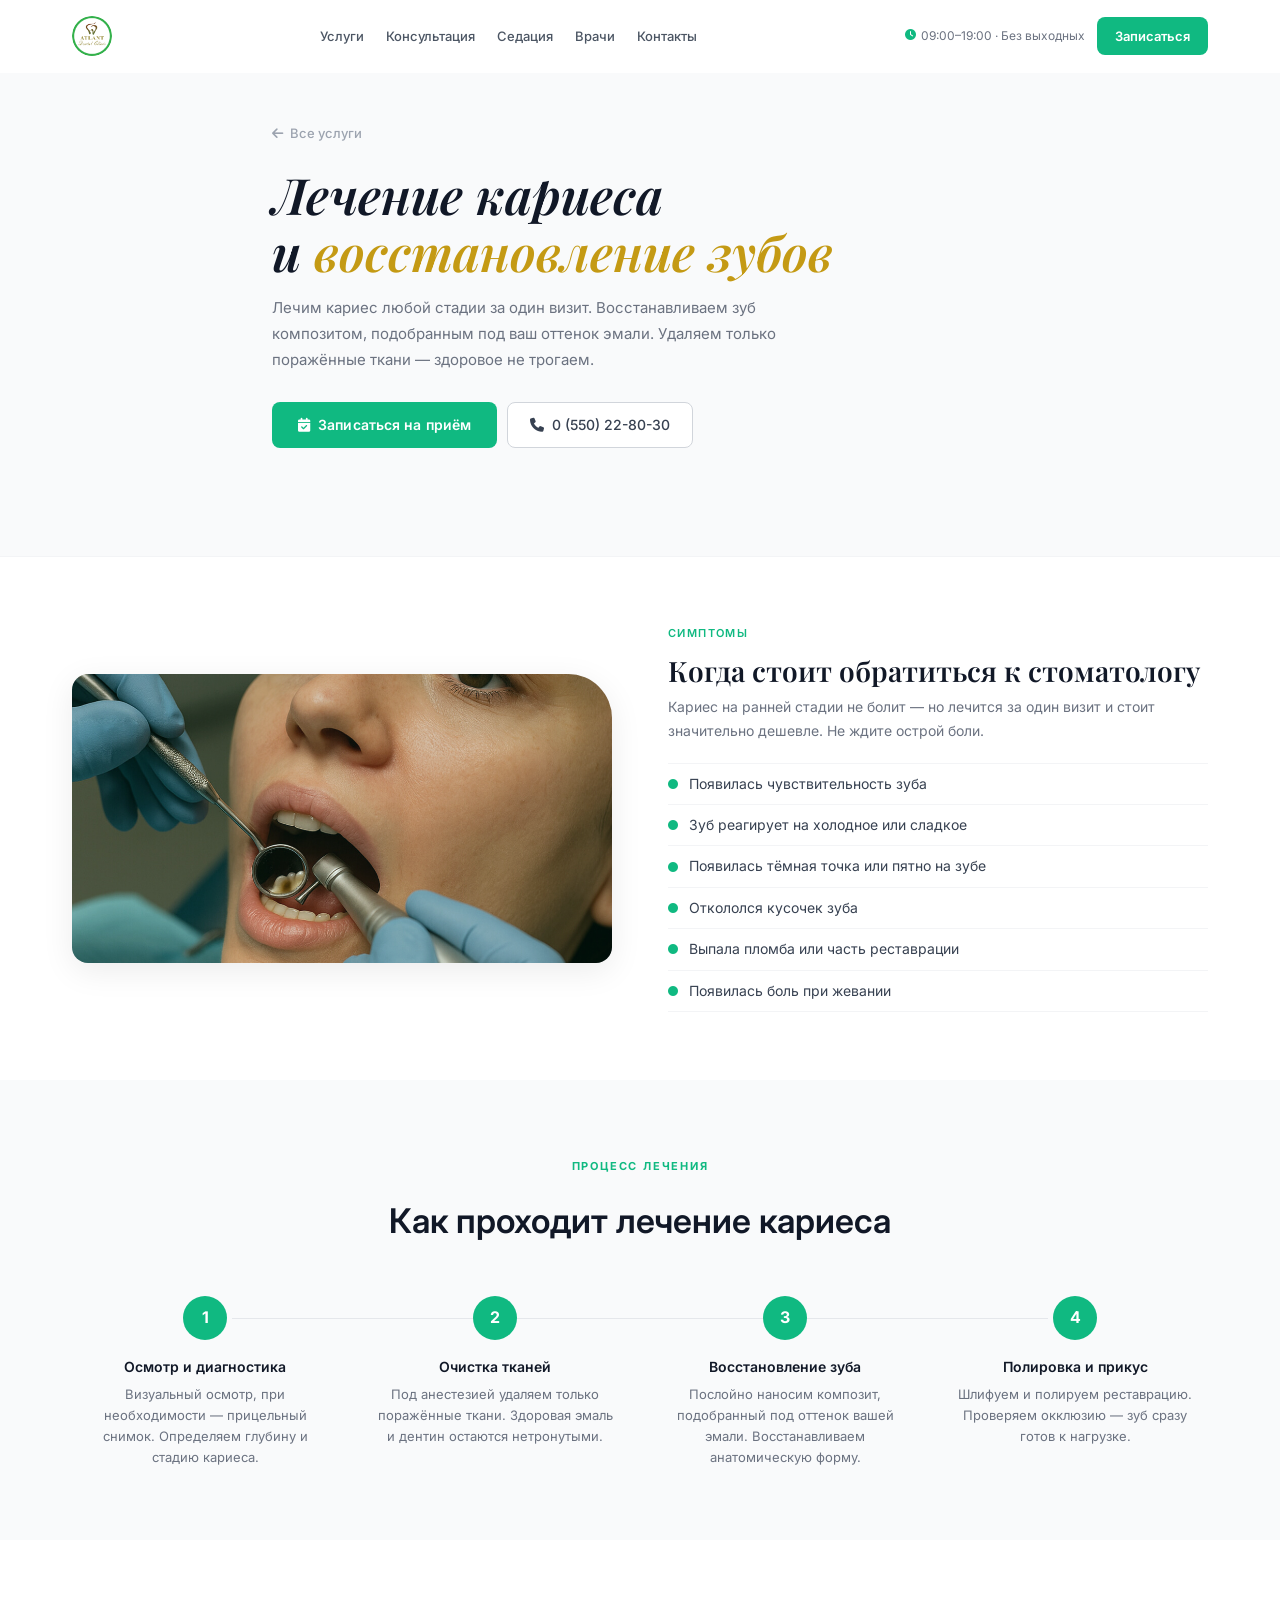
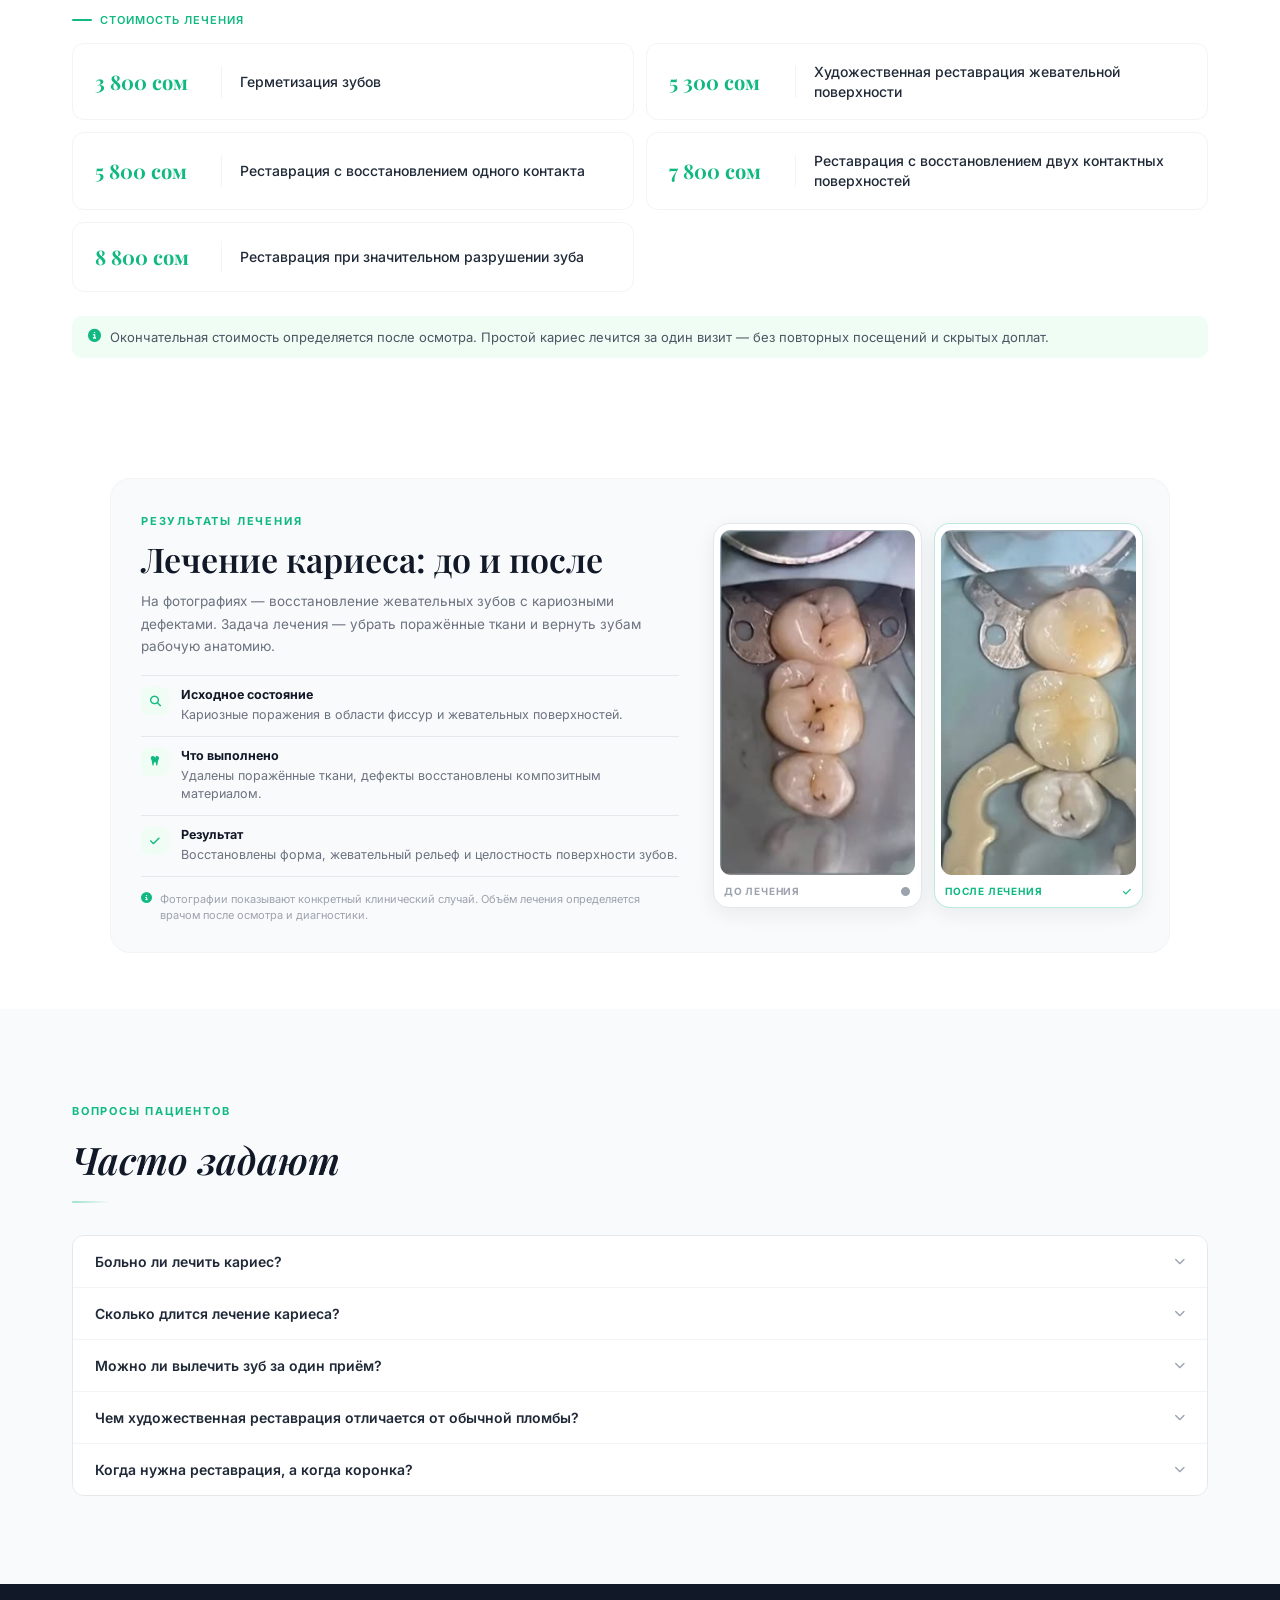
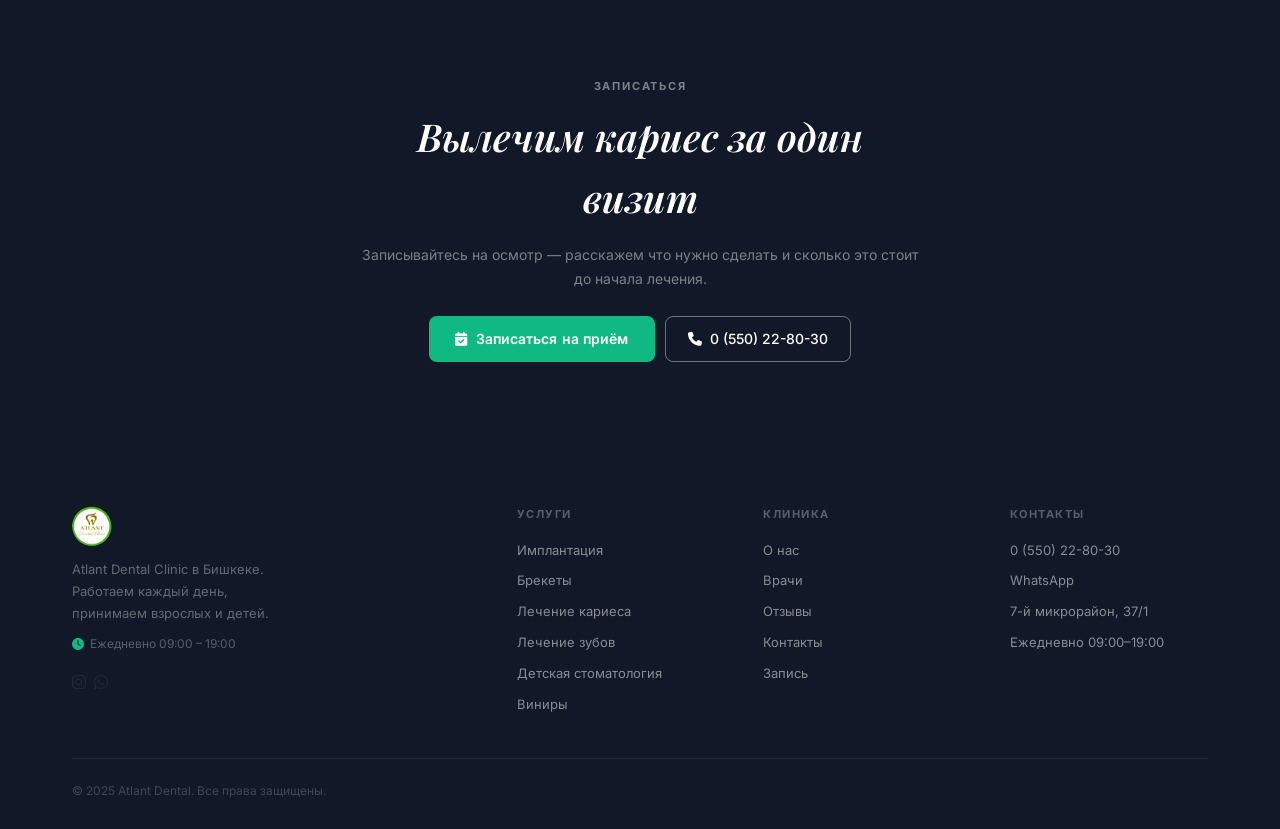
<file: caries.html>
<!DOCTYPE html>
<html lang="ru">
<head>
  <meta charset="UTF-8"/>
  <meta name="viewport" content="width=device-width, initial-scale=1.0"/>
  <title>Лечение кариеса и реставрация зубов — Atlant Dental Clinic</title>
  <link rel="preconnect" href="https://fonts.googleapis.com"/>
  <link rel="preconnect" href="https://fonts.gstatic.com" crossorigin/>
  <link href="https://fonts.googleapis.com/css2?family=Inter:wght@300;400;500;600;700&family=Playfair+Display:ital,wght@0,400;0,600;1,400&display=swap" rel="stylesheet"/>
  <link rel="stylesheet" href="https://cdnjs.cloudflare.com/ajax/libs/font-awesome/6.5.0/css/all.min.css"/>
  <link rel="stylesheet" href="style.css"/>
  <style>
    /* ── CARIES PAGE ── */
    .cr-symptoms { padding: 68px 0; background: #fff; }
    .cr-symptoms-inner {
      display: grid;
      grid-template-columns: 1fr 1fr;
      gap: 56px;
      align-items: center;
    }
    .cr-sym-img {
      border-radius: 16px 44px 16px 16px;
      overflow: hidden;
      max-height: 340px;
      background: var(--gray-100);
      position: relative;
    }
    .cr-sym-img img { width: 100%; height: 100%; object-fit: cover; object-position: center; display: block; }
    .cr-sym-img-wash { position: absolute; inset: 0; background: rgba(16,185,129,0.07); pointer-events: none; }
    .cr-sym-eyebrow { font-size: 11px; font-weight: 600; letter-spacing: 1.4px; text-transform: uppercase; color: var(--primary); display: block; margin-bottom: 10px; }
    .cr-sym-title { font-family: var(--font-head); font-size: clamp(20px, 2.4vw, 28px); font-weight: 600; color: var(--gray-900); line-height: 1.3; margin-bottom: 6px; }
    .cr-sym-sub { font-size: 14px; color: var(--gray-500); line-height: 1.7; margin-bottom: 20px; }
    .cr-sym-list { list-style: none; margin: 0; padding: 0; }
    .cr-sym-list li {
      display: flex; align-items: center; gap: 11px;
      padding: 9px 0;
      border-bottom: 1px solid var(--gray-100);
      font-size: 14px; color: var(--gray-700);
    }
    .cr-sym-list li:first-child { border-top: 1px solid var(--gray-100); }
    .cr-sym-list li i { color: var(--primary); font-size: 10px; flex-shrink: 0; }

    /* ── STEPS ── */
    .cr-steps { padding: 72px 0; background: var(--gray-50); }
    .cr-steps-head { text-align: center; margin-bottom: 48px; }
    .cr-steps-head h2 { font-size: clamp(22px, 2.8vw, 34px); font-weight: 600; color: var(--gray-900); margin: 8px 0 0; }
    .cr-steps-row {
      display: grid;
      grid-template-columns: repeat(4, 1fr);
      gap: 24px;
      position: relative;
    }
    .cr-steps-row::before {
      content: '';
      position: absolute;
      top: 22px; left: calc(12.5% + 18px); right: calc(12.5% + 18px);
      height: 1px; background: var(--gray-200); z-index: 0;
    }
    .cr-step { position: relative; z-index: 1; text-align: center; padding: 0 12px; }
    .cr-step-num {
      width: 44px; height: 44px; border-radius: 50%;
      background: var(--primary); color: #fff;
      display: flex; align-items: center; justify-content: center;
      font-size: 16px; font-weight: 700;
      margin: 0 auto 16px;
    }
    .cr-step-title { font-size: 14px; font-weight: 600; color: var(--gray-900); margin-bottom: 6px; }
    .cr-step-desc { font-size: 13px; color: var(--gray-500); line-height: 1.6; }

    /* ── TREATMENT RESULT ── */
    .cr-result { padding: 56px 0; background: #fff; }
    .cr-result-card {
      max-width: 1060px;
      margin: 0 auto;
      display: grid;
      grid-template-columns: minmax(0, 1fr) 430px;
      gap: 30px;
      align-items: center;
      padding: 26px;
      background: var(--gray-50);
      border: 1px solid var(--gray-100);
      border-radius: 20px;
    }
    .cr-result-copy { padding: 2px 4px; }
    .cr-result-copy .section-label { margin-bottom: 8px; }
    .cr-result-title {
      font-family: var(--font-head);
      font-size: clamp(24px, 2.7vw, 34px);
      font-weight: 600;
      line-height: 1.22;
      color: var(--gray-900);
      margin-bottom: 10px;
    }
    .cr-result-intro {
      max-width: 520px;
      font-size: 13.5px;
      line-height: 1.65;
      color: var(--gray-500);
    }
    .cr-result-facts {
      margin-top: 18px;
      border-top: 1px solid var(--gray-200);
    }
    .cr-result-fact {
      display: grid;
      grid-template-columns: 30px 1fr;
      gap: 10px;
      align-items: start;
      padding: 11px 0;
      border-bottom: 1px solid var(--gray-200);
    }
    .cr-result-fact i {
      width: 28px; height: 28px;
      display: flex; align-items: center; justify-content: center;
      border-radius: 8px;
      background: var(--primary-soft);
      color: var(--primary);
      font-size: 11px;
    }
    .cr-result-fact strong {
      display: block;
      font-size: 12.5px;
      line-height: 1.35;
      color: var(--gray-900);
      margin-bottom: 2px;
    }
    .cr-result-fact span {
      display: block;
      font-size: 12.5px;
      line-height: 1.5;
      color: var(--gray-500);
    }
    .cr-result-note {
      display: flex;
      align-items: flex-start;
      gap: 8px;
      margin-top: 14px;
      font-size: 11px;
      line-height: 1.5;
      color: var(--gray-400);
    }
    .cr-result-note i { color: var(--primary); margin-top: 2px; }
    .cr-result-photos {
      display: grid;
      grid-template-columns: 1fr 1fr;
      gap: 12px;
    }
    .cr-result-figure {
      margin: 0;
      padding: 6px;
      background: #fff;
      border: 1px solid var(--gray-200);
      border-radius: 16px;
      box-shadow: 0 6px 20px rgba(17,24,39,0.07);
    }
    .cr-result-image {
      aspect-ratio: 212 / 376;
      overflow: hidden;
      border-radius: 11px;
      background: var(--gray-100);
    }
    .cr-result-image img {
      width: 100%; height: 100%;
      display: block;
      object-fit: cover;
    }
    .cr-result-caption {
      display: flex;
      align-items: center;
      justify-content: space-between;
      gap: 8px;
      padding: 8px 4px 2px;
      font-size: 10px;
      font-weight: 700;
      letter-spacing: .08em;
      text-transform: uppercase;
      color: var(--gray-400);
    }
    .cr-result-caption i { font-size: 9px; }
    .cr-result-figure--after { border-color: rgba(16,185,129,0.28); }
    .cr-result-figure--after .cr-result-caption { color: var(--primary); }

    @media (max-width: 900px) {
      .cr-symptoms-inner { grid-template-columns: 1fr; gap: 28px; }
      .cr-sym-img { max-height: 220px; }
      .cr-steps-row { grid-template-columns: repeat(2, 1fr); gap: 28px; }
      .cr-steps-row::before { display: none; }
      .cr-result-card { grid-template-columns: 1fr; max-width: 700px; gap: 24px; }
      .cr-result-photos { max-width: 430px; width: 100%; margin: 0 auto; }
    }
    @media (max-width: 600px) {
      .cr-steps-row { grid-template-columns: 1fr; gap: 24px; }
      .cr-result { padding: 44px 0; }
      .cr-result-card { padding: 18px; border-radius: 16px; }
      .cr-result-photos { gap: 8px; }
      .cr-result-figure { padding: 4px; border-radius: 12px; }
      .cr-result-image { border-radius: 8px; }
      .cr-result-caption { font-size: 9px; padding-top: 6px; }
    }
  </style>
</head>
<body>

<nav id="navbar">
  <div class="nav-inner">
    <a href="index.html" class="logo"><img src="images/Truelogo.png" alt="Atlant Dental Clinic" class="logo-img"/></a>
    <ul class="nav-links">
      <li><a href="index.html#services">Услуги</a></li>
      <li><a href="index.html#consultation">Консультация</a></li>
      <li><a href="index.html#sedation">Седация</a></li>
      <li><a href="index.html#doctors">Врачи</a></li>
      <li><a href="index.html#contacts">Контакты</a></li>
    </ul>
    <div class="nav-right">
      <div class="nav-hours"><i class="fas fa-clock"></i> 09:00–19:00 · Без выходных</div>
      <a href="index.html#appointment" class="btn-nav">Записаться</a>
    </div>
    <div class="burger" id="burger"><span></span><span></span><span></span></div>
  </div>
</nav>
<div class="mobile-menu" id="mobileMenu">
  <button class="close-menu" id="closeMenu"><i class="fas fa-times"></i></button>
  <a href="index.html#services" class="mob-link">Услуги</a>
  <a href="index.html#consultation" class="mob-link">Консультация</a>
  <a href="index.html#sedation" class="mob-link">Седация</a>
  <a href="index.html#doctors" class="mob-link">Врачи</a>
  <a href="index.html#contacts" class="mob-link">Контакты</a>
  <a href="index.html#appointment" class="mob-link mob-cta">Записаться на приём</a>
  <div class="mob-hours"><i class="fas fa-clock"></i> Работаем ежедневно 09:00 – 19:00</div>
</div>

<section class="sp-hero dc-hero">
  <div class="sp-hero-inner">
    <a href="index.html#services" class="sp-back"><i class="fas fa-arrow-left"></i> Все услуги</a>
    <h1 class="sp-hero-title">Лечение кариеса<br>и <em>восстановление зубов</em></h1>
    <p class="sp-hero-sub">Лечим кариес любой стадии за один визит. Восстанавливаем зуб композитом, подобранным под ваш оттенок эмали. Удаляем только поражённые ткани — здоровое не трогаем.</p>
    <div class="sp-hero-btns">
      <a href="index.html#appointment" class="btn-green"><i class="fas fa-calendar-check"></i> Записаться на приём</a>
      <a href="tel:+996550228030" class="btn-white-outline"><i class="fas fa-phone"></i> 0 (550) 22-80-30</a>
    </div>
  </div>
</section>

<section class="cr-symptoms">
  <div class="container">
    <div class="cr-symptoms-inner">
      <div class="reveal">
        <div class="oe-img-frame cr-sym-img">
          <img src="images/caries.jpg" alt="Лечение кариеса в Atlant Dental" loading="lazy"/>
          <div class="cr-sym-img-wash"></div>
        </div>
      </div>
      <div class="reveal reveal-delay-1">
        <span class="cr-sym-eyebrow">Симптомы</span>
        <h2 class="cr-sym-title">Когда стоит обратиться к стоматологу</h2>
        <p class="cr-sym-sub">Кариес на ранней стадии не болит — но лечится за один визит и стоит значительно дешевле. Не ждите острой боли.</p>
        <ul class="cr-sym-list">
          <li><i class="fas fa-circle"></i> Появилась чувствительность зуба</li>
          <li><i class="fas fa-circle"></i> Зуб реагирует на холодное или сладкое</li>
          <li><i class="fas fa-circle"></i> Появилась тёмная точка или пятно на зубе</li>
          <li><i class="fas fa-circle"></i> Откололся кусочек зуба</li>
          <li><i class="fas fa-circle"></i> Выпала пломба или часть реставрации</li>
          <li><i class="fas fa-circle"></i> Появилась боль при жевании</li>
        </ul>
      </div>
    </div>
  </div>
</section>

<section class="cr-steps">
  <div class="container">
    <div class="cr-steps-head reveal">
      <div class="section-label" style="justify-content:center;">Процесс лечения</div>
      <h2>Как проходит лечение кариеса</h2>
    </div>
    <div class="cr-steps-row">
      <div class="cr-step reveal delay-1">
        <div class="cr-step-num">1</div>
        <div class="cr-step-title">Осмотр и диагностика</div>
        <div class="cr-step-desc">Визуальный осмотр, при необходимости — прицельный снимок. Определяем глубину и стадию кариеса.</div>
      </div>
      <div class="cr-step reveal delay-2">
        <div class="cr-step-num">2</div>
        <div class="cr-step-title">Очистка тканей</div>
        <div class="cr-step-desc">Под анестезией удаляем только поражённые ткани. Здоровая эмаль и дентин остаются нетронутыми.</div>
      </div>
      <div class="cr-step reveal delay-3">
        <div class="cr-step-num">3</div>
        <div class="cr-step-title">Восстановление зуба</div>
        <div class="cr-step-desc">Послойно наносим композит, подобранный под оттенок вашей эмали. Восстанавливаем анатомическую форму.</div>
      </div>
      <div class="cr-step reveal delay-4">
        <div class="cr-step-num">4</div>
        <div class="cr-step-title">Полировка и прикус</div>
        <div class="cr-step-desc">Шлифуем и полируем реставрацию. Проверяем окклюзию — зуб сразу готов к нагрузке.</div>
      </div>
    </div>
  </div>
</section>

<section class="oe-section" id="pricing">
  <div class="container">
    <div class="oe-prices reveal">
      <div class="oe-prices-head">Стоимость лечения</div>
      <div class="dh-price-grid">
        <div class="dh-price-card reveal delay-1">
          <span class="dh-price-val">3 800 сом</span>
          <span class="dh-price-divider"></span>
          <span class="dh-price-name">Герметизация зубов</span>
        </div>
        <div class="dh-price-card reveal delay-2">
          <span class="dh-price-val">5 300 сом</span>
          <span class="dh-price-divider"></span>
          <span class="dh-price-name">Художественная реставрация жевательной поверхности</span>
        </div>
        <div class="dh-price-card reveal delay-3">
          <span class="dh-price-val">5 800 сом</span>
          <span class="dh-price-divider"></span>
          <span class="dh-price-name">Реставрация с восстановлением одного контакта</span>
        </div>
        <div class="dh-price-card reveal delay-1">
          <span class="dh-price-val">7 800 сом</span>
          <span class="dh-price-divider"></span>
          <span class="dh-price-name">Реставрация с восстановлением двух контактных поверхностей</span>
        </div>
        <div class="dh-price-card reveal delay-2">
          <span class="dh-price-val">8 800 сом</span>
          <span class="dh-price-divider"></span>
          <span class="dh-price-name">Реставрация при значительном разрушении зуба</span>
        </div>
      </div>
      <div class="dh-price-note">
        <i class="fas fa-info-circle"></i>
        Окончательная стоимость определяется после осмотра. Простой кариес лечится за один визит — без повторных посещений и скрытых доплат.
      </div>
    </div>
  </div>
</section>

<section class="cr-result">
  <div class="container">
    <div class="cr-result-card">
      <div class="cr-result-copy reveal">
        <div class="section-label">Результаты лечения</div>
        <h2 class="cr-result-title">Лечение кариеса: до и после</h2>
        <p class="cr-result-intro">На фотографиях — восстановление жевательных зубов с кариозными дефектами. Задача лечения — убрать поражённые ткани и вернуть зубам рабочую анатомию.</p>

        <div class="cr-result-facts">
          <div class="cr-result-fact">
            <i class="fas fa-magnifying-glass"></i>
            <div>
              <strong>Исходное состояние</strong>
              <span>Кариозные поражения в области фиссур и жевательных поверхностей.</span>
            </div>
          </div>
          <div class="cr-result-fact">
            <i class="fas fa-tooth"></i>
            <div>
              <strong>Что выполнено</strong>
              <span>Удалены поражённые ткани, дефекты восстановлены композитным материалом.</span>
            </div>
          </div>
          <div class="cr-result-fact">
            <i class="fas fa-check"></i>
            <div>
              <strong>Результат</strong>
              <span>Восстановлены форма, жевательный рельеф и целостность поверхности зубов.</span>
            </div>
          </div>
        </div>

        <p class="cr-result-note"><i class="fas fa-circle-info"></i><span>Фотографии показывают конкретный клинический случай. Объём лечения определяется врачом после осмотра и диагностики.</span></p>
      </div>

      <div class="cr-result-photos reveal reveal-delay-1">
        <figure class="cr-result-figure">
          <div class="cr-result-image">
            <img src="images/minin1.png" alt="Жевательные зубы с кариозными поражениями до лечения" loading="lazy"/>
          </div>
          <figcaption class="cr-result-caption"><span>До лечения</span><i class="fas fa-circle"></i></figcaption>
        </figure>
        <figure class="cr-result-figure cr-result-figure--after">
          <div class="cr-result-image">
            <img src="images/minin2.png" alt="Жевательные зубы после лечения кариеса и реставрации" loading="lazy"/>
          </div>
          <figcaption class="cr-result-caption"><span>После лечения</span><i class="fas fa-check"></i></figcaption>
        </figure>
      </div>
    </div>
  </div>
</section>

<section class="impl-faq-section" style="background: var(--gray-50);">
  <div class="container">
    <div class="idx-head reveal" style="margin-bottom:32px;">
      <div>
        <div class="section-label">Вопросы пациентов</div>
        <h2>Часто задают</h2>
      </div>
    </div>
    <div class="impl-faq-list reveal">
      <div class="impl-faq-item">
        <button class="impl-faq-q">
          Больно ли лечить кариес?
          <i class="fas fa-chevron-down"></i>
        </button>
        <div class="impl-faq-a">Нет. Используем современные анестетики, которые полностью блокируют болевые ощущения. Перед инъекцией обезболиваем дёсны гелем, поэтому укол практически не ощущается. К лечению приступаем только после того, как убедились, что анестезия подействовала.</div>
      </div>
      <div class="impl-faq-item">
        <button class="impl-faq-q">
          Сколько длится лечение кариеса?
          <i class="fas fa-chevron-down"></i>
        </button>
        <div class="impl-faq-a">Простой и средний кариес лечится за 40–60 минут. Глубокий кариес с наложением лечебной прокладки может занять до 90 минут. В любом случае — один визит, выходите с готовым зубом.</div>
      </div>
      <div class="impl-faq-item">
        <button class="impl-faq-q">
          Можно ли вылечить зуб за один приём?
          <i class="fas fa-chevron-down"></i>
        </button>
        <div class="impl-faq-a">Да, в большинстве случаев кариес и художественная реставрация выполняются за один визит. Исключение — если под кариесом обнаружен пульпит или периодонтит: тогда потребуется лечение каналов, которое занимает несколько посещений.</div>
      </div>
      <div class="impl-faq-item">
        <button class="impl-faq-q">
          Чем художественная реставрация отличается от обычной пломбы?
          <i class="fas fa-chevron-down"></i>
        </button>
        <div class="impl-faq-a">Обычная пломба — это заполнение полости материалом. Художественная реставрация — это послойное восстановление формы, цвета и прозрачности зуба с учётом его анатомии. Врач работает как скульптор: создаёт бугры, фиссуры и контакты с соседними зубами. Результат неотличим от натурального зуба.</div>
      </div>
      <div class="impl-faq-item">
        <button class="impl-faq-q">
          Когда нужна реставрация, а когда коронка?
          <i class="fas fa-chevron-down"></i>
        </button>
        <div class="impl-faq-a">Реставрация подходит, если разрушено менее 50% коронковой части зуба. Если зуб разрушен более чем наполовину или прошёл лечение каналов — лучше поставить коронку: она равномерно распределяет нагрузку и защищает корень. Врач оценит ситуацию и предложит оптимальный вариант после осмотра.</div>
      </div>
    </div>
  </div>
</section>

<section class="impl-cta">
  <div class="container">
    <div class="sp-cta-inner reveal">
      <div class="section-label label-light" style="justify-content:center;">Записаться</div>
      <h2>Вылечим кариес за один визит</h2>
      <p>Записывайтесь на осмотр — расскажем что нужно сделать и сколько это стоит до начала лечения.</p>
      <div class="sp-cta-btns">
        <a href="index.html#appointment" class="btn-green"><i class="fas fa-calendar-check"></i> Записаться на приём</a>
        <a href="tel:+996550228030" class="btn-white-outline"><i class="fas fa-phone"></i> 0 (550) 22-80-30</a>
      </div>
    </div>
  </div>
</section>

<footer>
  <div class="footer-inner container">
    <div class="footer-top">
      <div class="footer-brand">
        <a href="index.html" class="logo"><img src="images/logo.png" alt="Atlant Dental Clinic" class="logo-img"/></a>
        <p>Atlant Dental Clinic в Бишкеке. Работаем каждый день, принимаем взрослых и детей.</p>
        <div class="footer-hours"><i class="fas fa-clock"></i> Ежедневно 09:00 – 19:00</div>
        <div class="footer-socials">
          <a href="https://www.instagram.com/atlant.kg" target="_blank" class="social-btn"><i class="fab fa-instagram"></i></a>
          <a href="https://wa.me/996550228030" target="_blank" class="social-btn"><i class="fab fa-whatsapp"></i></a>
          
        </div>
      </div>
      <div class="footer-col">
        <div class="footer-col-title">Услуги</div>
        <ul class="footer-links">
          <li><a href="implants.html">Имплантация</a></li>
          <li><a href="braces.html">Брекеты</a></li>
          <li><a href="caries.html">Лечение кариеса</a></li>
          <li><a href="dentheal.html">Лечение зубов</a></li>
          <li><a href="dentclean.html">Детская стоматология</a></li>
          <li><a href="veneers.html">Виниры</a></li>
        </ul>
      </div>
      <div class="footer-col">
        <div class="footer-col-title">Клиника</div>
        <ul class="footer-links">
          <li><a href="index.html#advantages">О нас</a></li>
          <li><a href="index.html#doctors">Врачи</a></li>
          <li><a href="index.html#testimonials">Отзывы</a></li>
          <li><a href="index.html#contacts">Контакты</a></li>
          <li><a href="index.html#appointment">Запись</a></li>
        </ul>
      </div>
      <div class="footer-col">
        <div class="footer-col-title">Контакты</div>
        <ul class="footer-links">
          <li><a href="tel:+996550228030">0 (550) 22-80-30</a></li>
          <li><a href="https://wa.me/996550228030" target="_blank">WhatsApp</a></li>
          <li><a href="#">7-й микрорайон, 37/1</a></li>
          <li><a href="#">Ежедневно 09:00–19:00</a></li>
        </ul>
      </div>
    </div>
    <div class="footer-bottom">
      <span>&#169; 2025 Atlant Dental. Все права защищены.</span>
    </div>
  </div>
</footer>

<script>
  const navbar = document.getElementById('navbar');
  window.addEventListener('scroll', () => navbar.classList.toggle('scrolled', window.scrollY > 60));
  const burger = document.getElementById('burger');
  const mobileMenu = document.getElementById('mobileMenu');
  function closeMobile() { burger.classList.remove('active'); mobileMenu.classList.remove('active'); }
  document.getElementById('closeMenu').addEventListener('click', closeMobile);
  burger.addEventListener('click', () => { burger.classList.toggle('active'); mobileMenu.classList.toggle('active'); });
  document.querySelectorAll('.mob-link').forEach(l => l.addEventListener('click', closeMobile));
  const revealObs = new IntersectionObserver(entries => entries.forEach(e => { if(e.isIntersecting){ e.target.classList.add('visible'); revealObs.unobserve(e.target); } }), { threshold: 0.08 });
  document.querySelectorAll('.reveal').forEach(el => revealObs.observe(el));
  document.querySelectorAll('.impl-faq-q').forEach(btn => {
    btn.addEventListener('click', () => {
      const item = btn.closest('.impl-faq-item');
      const isOpen = item.classList.contains('open');
      document.querySelectorAll('.impl-faq-item').forEach(i => i.classList.remove('open'));
      if (!isOpen) item.classList.add('open');
    });
  });
</script>
</body>
</html>
</file>
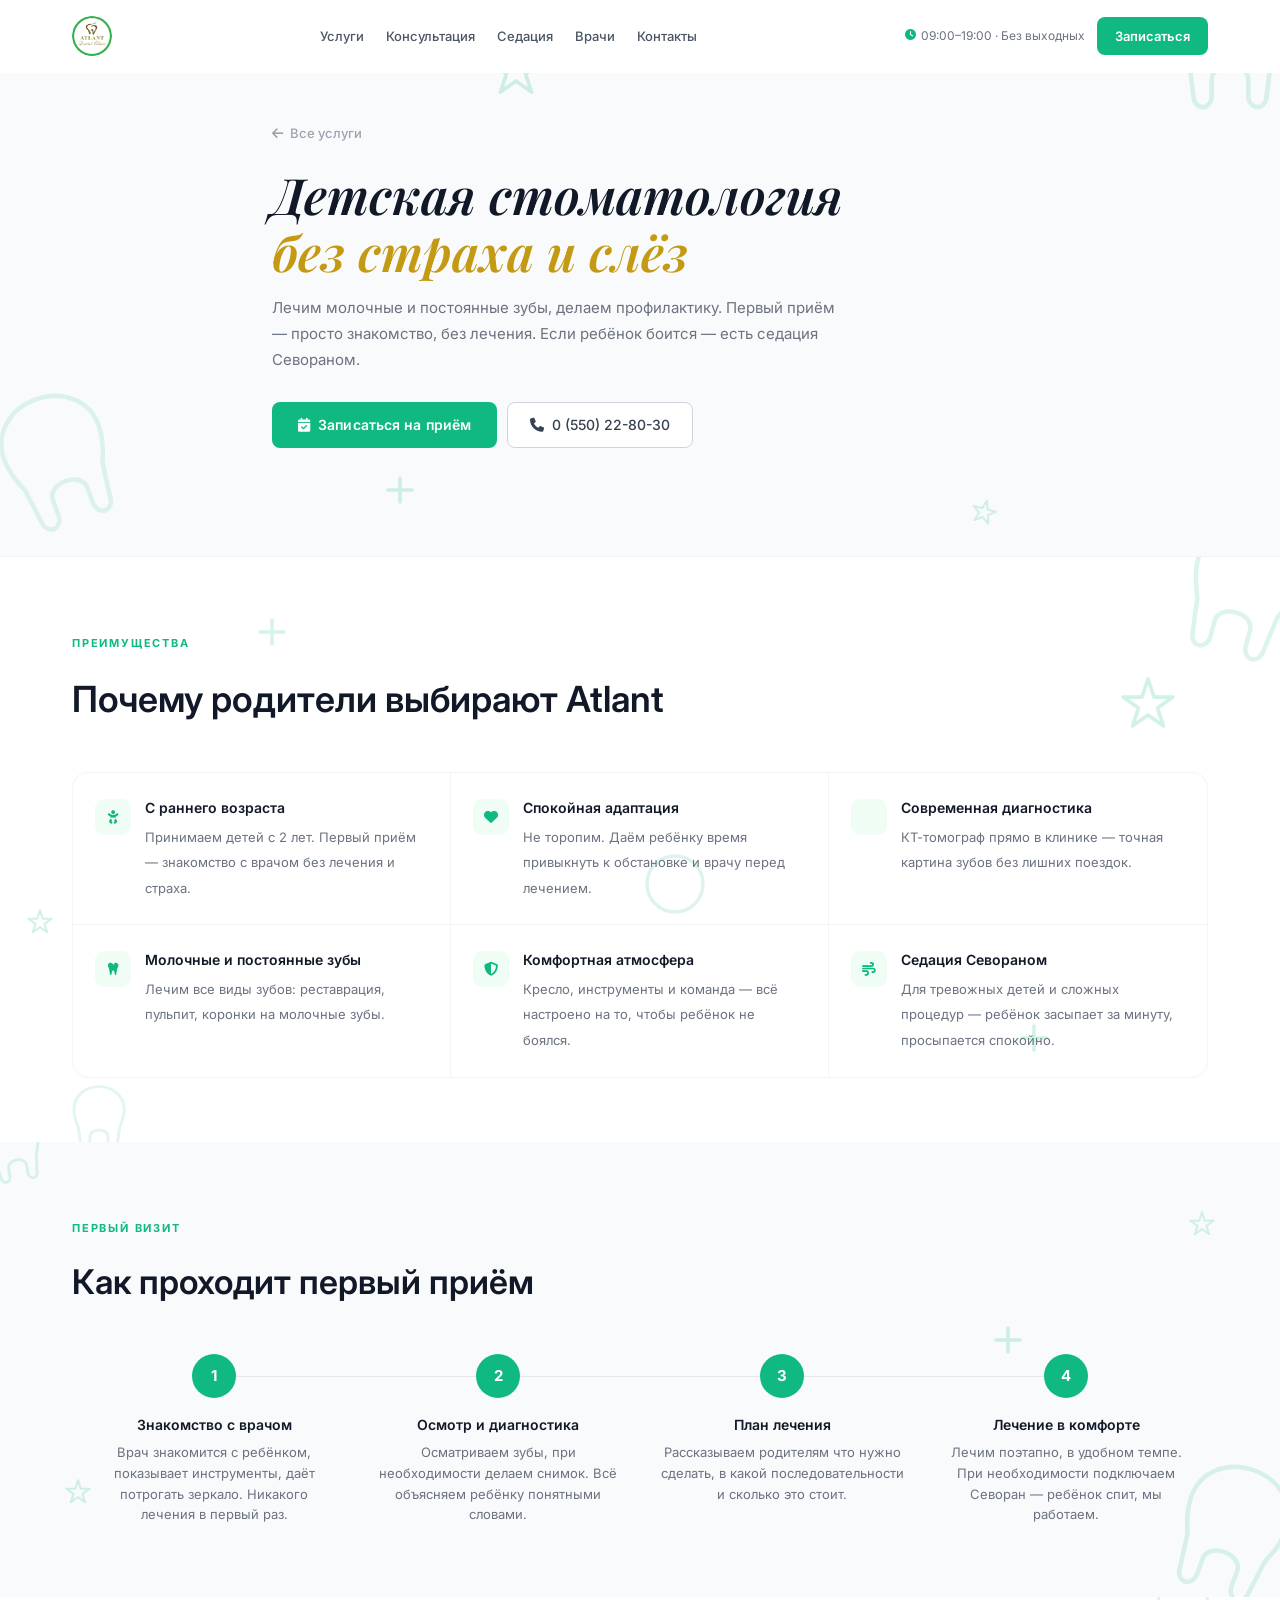
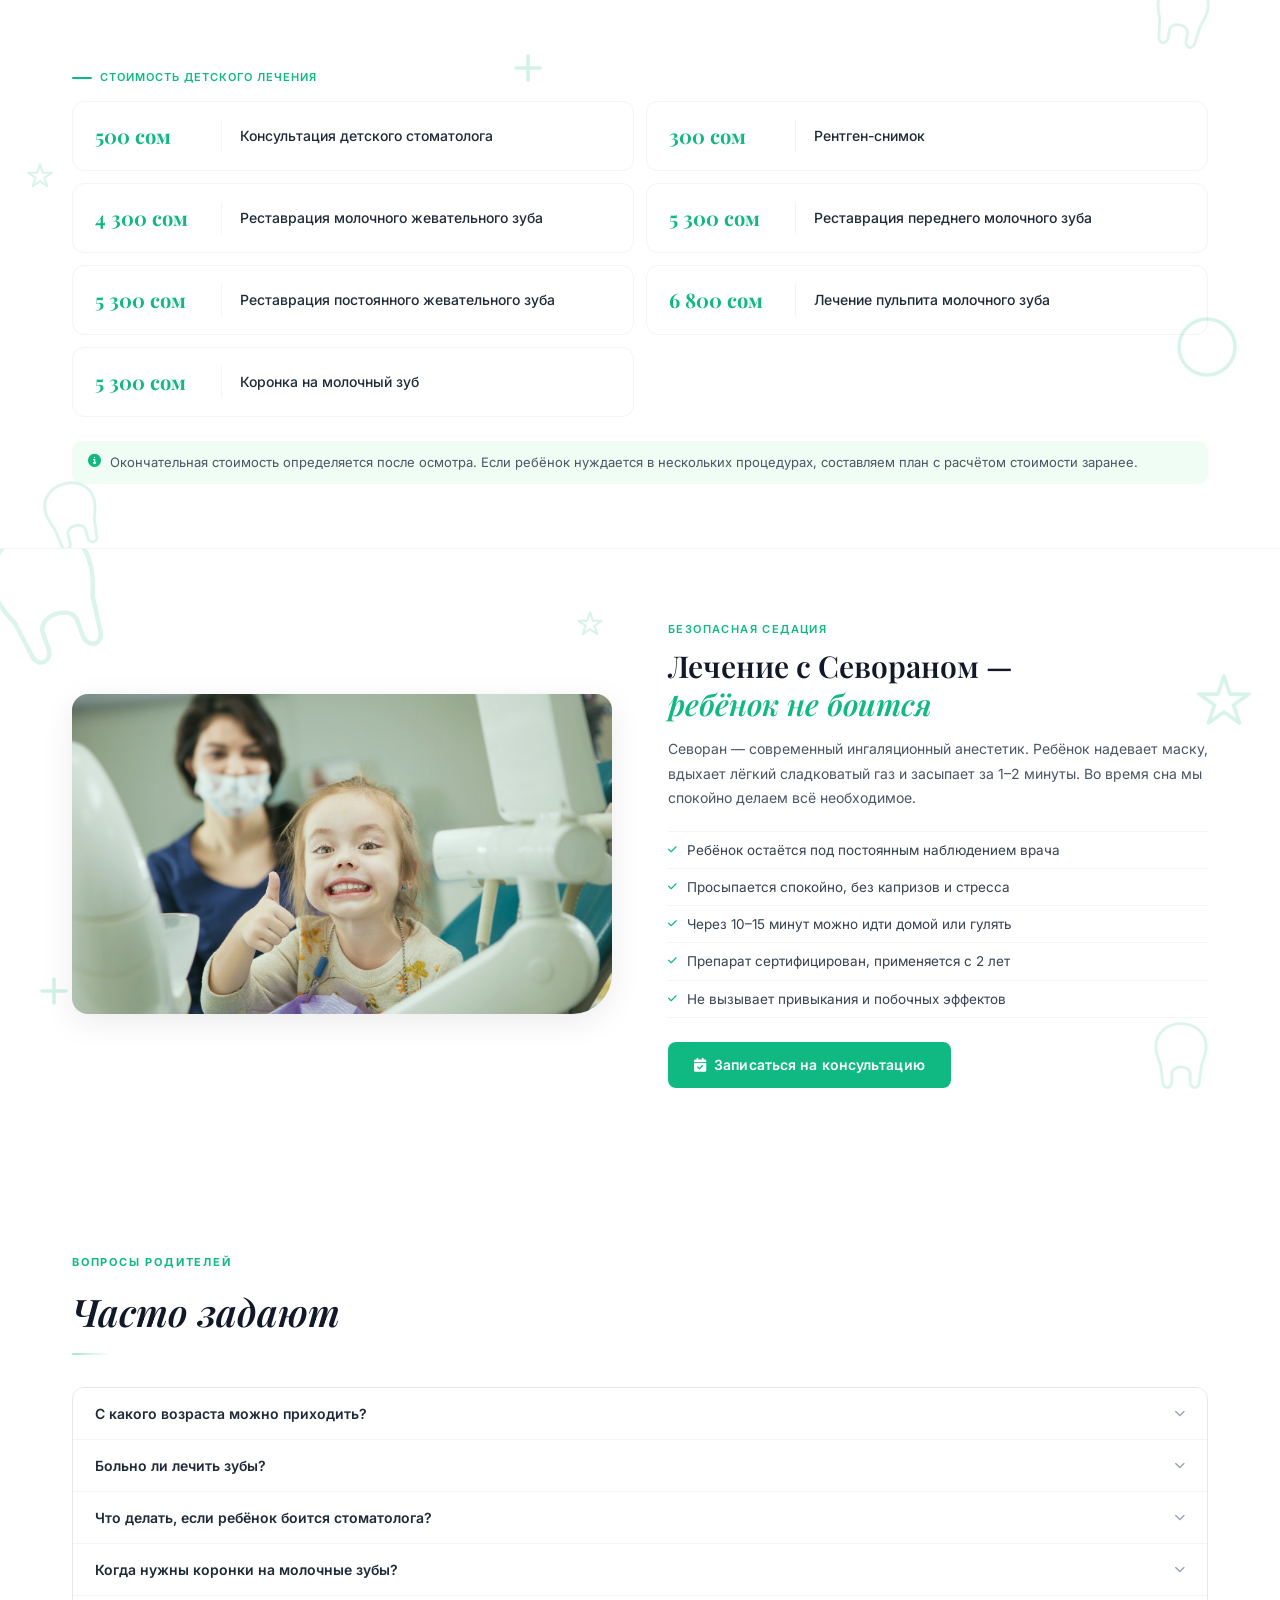
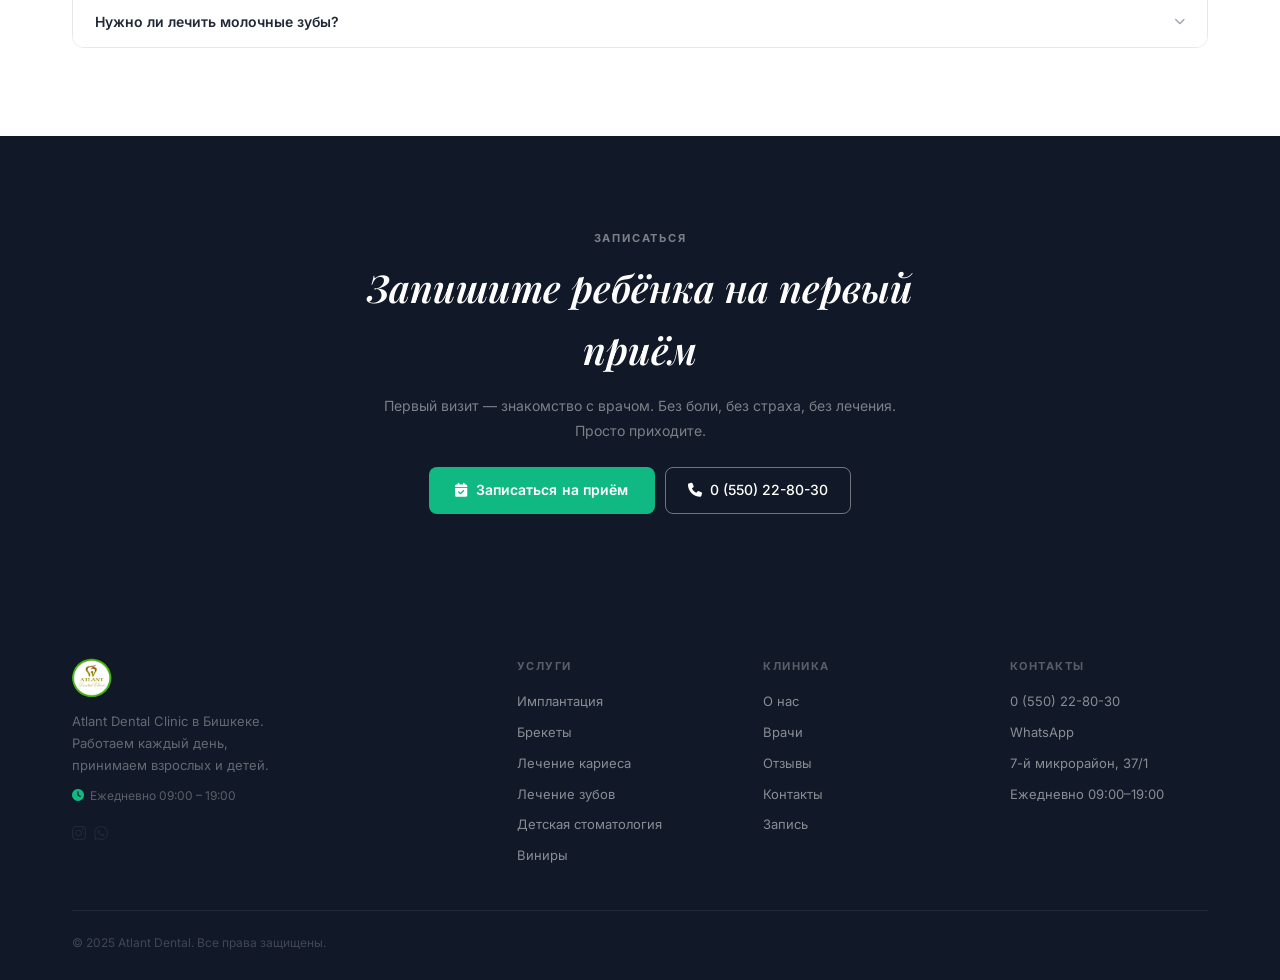
<file: dentclean.html>
<!DOCTYPE html>
<html lang="ru">
<head>
  <meta charset="UTF-8"/>
  <meta name="viewport" content="width=device-width, initial-scale=1.0"/>
  <title>Детская стоматология — Atlant Dental Clinic</title>
  <link rel="preconnect" href="https://fonts.googleapis.com"/>
  <link rel="preconnect" href="https://fonts.gstatic.com" crossorigin/>
  <link href="https://fonts.googleapis.com/css2?family=Inter:wght@300;400;500;600;700&family=Playfair+Display:ital,wght@0,400;0,600;1,400&display=swap" rel="stylesheet"/>
  <link rel="stylesheet" href="https://cdnjs.cloudflare.com/ajax/libs/font-awesome/6.5.0/css/all.min.css"/>
  <link rel="stylesheet" href="style.css"/>
  <style>
    /* ── CHILD PAGE SPECIFIC ── */
    .ch-why { padding: 72px 0 64px; background: #fff; }
    .ch-why-head { margin-bottom: 44px; }
    .ch-why-head h2 { font-size: clamp(24px, 3vw, 36px); font-weight: 600; color: var(--gray-900); margin: 8px 0 0; }
    .ch-why-grid {
      display: grid;
      grid-template-columns: repeat(3, 1fr);
      gap: 0;
      border: 1px solid var(--gray-100);
      border-radius: 16px;
      overflow: hidden;
    }
    .ch-why-item {
      display: flex; align-items: flex-start; gap: 14px;
      padding: 24px 22px;
      border-right: 1px solid var(--gray-100);
      border-bottom: 1px solid var(--gray-100);
    }
    .ch-why-item:nth-child(3n) { border-right: none; }
    .ch-why-item:nth-child(4), .ch-why-item:nth-child(5), .ch-why-item:nth-child(6) { border-bottom: none; }
    .ch-why-icon {
      width: 36px; height: 36px; border-radius: 9px; flex-shrink: 0;
      background: var(--primary-soft); color: var(--primary);
      display: flex; align-items: center; justify-content: center;
      font-size: 14px; margin-top: 2px;
    }
    .ch-why-text strong { display: block; font-size: 14px; font-weight: 600; color: var(--gray-900); margin-bottom: 4px; }
    .ch-why-text span { font-size: 13px; color: var(--gray-500); line-height: 1.6; }

    /* ── STEPS ── */
    .ch-steps { padding: 72px 0; background: var(--gray-50); }
    .ch-steps-head { margin-bottom: 44px; }
    .ch-steps-head h2 { font-size: clamp(22px, 2.8vw, 34px); font-weight: 600; color: var(--gray-900); margin: 8px 0 0; }
    .ch-steps-row {
      display: grid;
      grid-template-columns: repeat(4, 1fr);
      gap: 0;
      position: relative;
    }
    .ch-steps-row::before {
      content: '';
      position: absolute;
      top: 22px; left: calc(12.5% + 18px); right: calc(12.5% + 18px);
      height: 1px;
      background: var(--gray-200);
      z-index: 0;
    }
    .ch-step { padding: 0 20px; position: relative; z-index: 1; }
    .ch-step-num {
      width: 44px; height: 44px; border-radius: 50%;
      background: var(--primary); color: #fff;
      display: flex; align-items: center; justify-content: center;
      font-size: 15px; font-weight: 700;
      margin: 0 auto 16px;
      position: relative; z-index: 1;
    }
    .ch-step-body { text-align: center; }
    .ch-step-title { font-size: 14px; font-weight: 600; color: var(--gray-900); margin-bottom: 6px; }
    .ch-step-desc { font-size: 13px; color: var(--gray-500); line-height: 1.6; }

    /* ── SEDATION INFO ── */
    .ch-sed { padding: 72px 0; background: #fff; }
    .ch-sed-inner {
      display: grid;
      grid-template-columns: 1fr 1fr;
      gap: 56px;
      align-items: center;
    }
    .ch-sed-img {
      border-radius: 16px 16px 40px 16px;
      overflow: hidden;
      max-height: 320px;
      background: var(--gray-100);
      position: relative;
    }
    .ch-sed-img img { width: 100%; height: 100%; object-fit: cover; object-position: center top; display: block; }
    .ch-sed-img-wash { position: absolute; inset: 0; background: rgba(16,185,129,0.07); pointer-events: none; }
    .ch-sed-eyebrow { font-size: 11px; font-weight: 600; letter-spacing: 1.4px; text-transform: uppercase; color: var(--primary); display: block; margin-bottom: 10px; }
    .ch-sed-title { font-family: var(--font-head); font-size: clamp(22px, 2.6vw, 30px); font-weight: 600; color: var(--gray-900); line-height: 1.25; margin-bottom: 14px; }
    .ch-sed-title em { color: var(--primary); font-style: italic; }
    .ch-sed-desc { font-size: 14px; color: var(--gray-600); line-height: 1.75; margin-bottom: 20px; }
    .ch-sed-list { list-style: none; margin: 0 0 24px; padding: 0; }
    .ch-sed-list li {
      display: flex; align-items: flex-start; gap: 10px;
      padding: 8px 0;
      border-bottom: 1px solid var(--gray-100);
      font-size: 13.5px; color: var(--gray-700); line-height: 1.5;
    }
    .ch-sed-list li:first-child { border-top: 1px solid var(--gray-100); }
    .ch-sed-list li i { color: var(--primary); font-size: 10px; flex-shrink: 0; margin-top: 4px; }

    /* ── DECORATIVE PATTERNS ── */
    .ch-deco { position: absolute; pointer-events: none; z-index: 0; opacity: 0.055; color: var(--primary); }
    .ch-deco svg { display: block; }
    .dc-hero { position: relative; overflow: hidden; }
    .ch-why { position: relative; overflow: hidden; }
    .ch-steps { position: relative; overflow: hidden; }
    .ch-sed { position: relative; overflow: hidden; }
    .oe-section { position: relative; overflow: hidden; }
    /* ── RESPONSIVE ── */
    @media (max-width: 900px) {
      .ch-why-grid { grid-template-columns: repeat(2, 1fr); }
      .ch-why-item:nth-child(3n) { border-right: 1px solid var(--gray-100); }
      .ch-why-item:nth-child(2n) { border-right: none; }
      .ch-why-item:nth-child(5), .ch-why-item:nth-child(6) { border-bottom: none; }
      .ch-steps-row { grid-template-columns: repeat(2, 1fr); gap: 32px; }
      .ch-steps-row::before { display: none; }
      .ch-sed-inner { grid-template-columns: 1fr; gap: 28px; }
      .ch-sed-img { max-height: 220px; }
    }
    @media (max-width: 600px) {
      .ch-why-grid { grid-template-columns: 1fr; }
      .ch-why-item { border-right: none; }
      .ch-why-item:nth-child(6) { border-bottom: 0; }
      .ch-steps-row { grid-template-columns: 1fr; gap: 28px; }
      .ch-step { padding: 0; }
      .ch-step-num { margin-left: 0; }
      .ch-step-body { text-align: left; }
    }
  </style>
</head>
<body>

<nav id="navbar">
  <div class="nav-inner">
    <a href="index.html" class="logo"><img src="images/Truelogo.png" alt="Atlant Dental Clinic" class="logo-img"/></a>
    <ul class="nav-links">
      <li><a href="index.html#services">Услуги</a></li>
      <li><a href="index.html#consultation">Консультация</a></li>
      <li><a href="index.html#sedation">Седация</a></li>
      <li><a href="index.html#doctors">Врачи</a></li>
      <li><a href="index.html#contacts">Контакты</a></li>
    </ul>
    <div class="nav-right">
      <div class="nav-hours"><i class="fas fa-clock"></i> 09:00–19:00 · Без выходных</div>
      <a href="index.html#appointment" class="btn-nav">Записаться</a>
    </div>
    <div class="burger" id="burger"><span></span><span></span><span></span></div>
  </div>
</nav>
<div class="mobile-menu" id="mobileMenu">
  <button class="close-menu" id="closeMenu"><i class="fas fa-times"></i></button>
  <a href="index.html#services" class="mob-link">Услуги</a>
  <a href="index.html#consultation" class="mob-link">Консультация</a>
  <a href="index.html#sedation" class="mob-link">Седация</a>
  <a href="index.html#doctors" class="mob-link">Врачи</a>
  <a href="index.html#contacts" class="mob-link">Контакты</a>
  <a href="index.html#appointment" class="mob-link mob-cta">Записаться на приём</a>
  <div class="mob-hours"><i class="fas fa-clock"></i> Работаем ежедневно 09:00 – 19:00</div>
</div>

<section class="sp-hero dc-hero">
  <div class="ch-deco" style="top:-30px;right:-20px;opacity:0.14;"><svg width="140" height="160" viewBox="0 0 60 70" fill="none" xmlns="http://www.w3.org/2000/svg"><path d="M30 4C18 4 8 12 8 24C8 30 10 35 12 40L14 55C14 58 16 60 18 60C20 60 22 58 22 55V48C22 44 26 42 30 42C34 42 38 44 38 48V55C38 58 40 60 42 60C44 60 46 58 46 55L48 40C50 35 52 30 52 24C52 12 42 4 30 4Z" stroke="currentColor" stroke-width="2"/></svg></div>
  <div class="ch-deco" style="bottom:10px;left:-10px;opacity:0.12;transform:rotate(-20deg);"><svg width="140" height="160" viewBox="0 0 60 70" fill="none" xmlns="http://www.w3.org/2000/svg"><path d="M30 4C18 4 8 12 8 24C8 30 10 35 12 40L14 55C14 58 16 60 18 60C20 60 22 58 22 55V48C22 44 26 42 30 42C34 42 38 44 38 48V55C38 58 40 60 42 60C44 60 46 58 46 55L48 40C50 35 52 30 52 24C52 12 42 4 30 4Z" stroke="currentColor" stroke-width="2"/></svg></div>
  <div class="ch-deco" style="top:40px;left:38%;opacity:0.18;"><svg width="60" height="60" viewBox="0 0 24 24" fill="none" xmlns="http://www.w3.org/2000/svg"><path d="M12 2L14.4 9.2H22L15.8 13.6L18.2 20.8L12 16.4L5.8 20.8L8.2 13.6L2 9.2H9.6L12 2Z" stroke="currentColor" stroke-width="1.5" stroke-linejoin="round"/></svg></div>
  <div class="ch-deco" style="bottom:30px;right:22%;opacity:0.16;transform:rotate(15deg);"><svg width="28" height="28" viewBox="0 0 24 24" fill="none" xmlns="http://www.w3.org/2000/svg"><path d="M12 2L14.4 9.2H22L15.8 13.6L18.2 20.8L12 16.4L5.8 20.8L8.2 13.6L2 9.2H9.6L12 2Z" stroke="currentColor" stroke-width="1.8" stroke-linejoin="round"/></svg></div>
  <div class="ch-deco" style="top:20px;right:28%;opacity:0.22;"><svg width="32" height="32" viewBox="0 0 16 16" fill="none" xmlns="http://www.w3.org/2000/svg"><line x1="8" y1="2" x2="8" y2="14" stroke="currentColor" stroke-width="1.8" stroke-linecap="round"/><line x1="2" y1="8" x2="14" y2="8" stroke="currentColor" stroke-width="1.8" stroke-linecap="round"/></svg></div>
  <div class="ch-deco" style="bottom:50px;left:30%;opacity:0.18;"><svg width="32" height="32" viewBox="0 0 16 16" fill="none" xmlns="http://www.w3.org/2000/svg"><line x1="8" y1="2" x2="8" y2="14" stroke="currentColor" stroke-width="1.8" stroke-linecap="round"/><line x1="2" y1="8" x2="14" y2="8" stroke="currentColor" stroke-width="1.8" stroke-linecap="round"/></svg></div>

  <div class="sp-hero-inner">
    <a href="index.html#services" class="sp-back"><i class="fas fa-arrow-left"></i> Все услуги</a>
    <h1 class="sp-hero-title">Детская стоматология<br><em>без страха и слёз</em></h1>
    <p class="sp-hero-sub">Лечим молочные и постоянные зубы, делаем профилактику. Первый приём — просто знакомство, без лечения. Если ребёнок боится — есть седация Севораном.</p>
    <div class="sp-hero-btns">
      <a href="index.html#appointment" class="btn-green"><i class="fas fa-calendar-check"></i> Записаться на приём</a>
      <a href="tel:+996550228030" class="btn-white-outline"><i class="fas fa-phone"></i> 0 (550) 22-80-30</a>
    </div>
  </div>
</section>

<section class="ch-why">
  <div class="ch-deco" style="top:-40px;right:-30px;opacity:0.14;transform:rotate(15deg);"><svg width="140" height="160" viewBox="0 0 60 70" fill="none" xmlns="http://www.w3.org/2000/svg"><path d="M30 4C18 4 8 12 8 24C8 30 10 35 12 40L14 55C14 58 16 60 18 60C20 60 22 58 22 55V48C22 44 26 42 30 42C34 42 38 44 38 48V55C38 58 40 60 42 60C44 60 46 58 46 55L48 40C50 35 52 30 52 24C52 12 42 4 30 4Z" stroke="currentColor" stroke-width="2"/></svg></div>
  <div class="ch-deco" style="bottom:-20px;left:5%;opacity:0.12;"><svg width="70" height="80" viewBox="0 0 60 70" fill="none" xmlns="http://www.w3.org/2000/svg"><path d="M30 4C18 4 8 12 8 24C8 30 10 35 12 40L14 55C14 58 16 60 18 60C20 60 22 58 22 55V48C22 44 26 42 30 42C34 42 38 44 38 48V55C38 58 40 60 42 60C44 60 46 58 46 55L48 40C50 35 52 30 52 24C52 12 42 4 30 4Z" stroke="currentColor" stroke-width="2.5"/></svg></div>
  <div class="ch-deco" style="top:20%;right:8%;opacity:0.18;"><svg width="60" height="60" viewBox="0 0 24 24" fill="none" xmlns="http://www.w3.org/2000/svg"><path d="M12 2L14.4 9.2H22L15.8 13.6L18.2 20.8L12 16.4L5.8 20.8L8.2 13.6L2 9.2H9.6L12 2Z" stroke="currentColor" stroke-width="1.5" stroke-linejoin="round"/></svg></div>
  <div class="ch-deco" style="top:60%;left:2%;opacity:0.18;"><svg width="28" height="28" viewBox="0 0 24 24" fill="none" xmlns="http://www.w3.org/2000/svg"><path d="M12 2L14.4 9.2H22L15.8 13.6L18.2 20.8L12 16.4L5.8 20.8L8.2 13.6L2 9.2H9.6L12 2Z" stroke="currentColor" stroke-width="1.8" stroke-linejoin="round"/></svg></div>
  <div class="ch-deco" style="top:10%;left:20%;opacity:0.16;"><svg width="32" height="32" viewBox="0 0 16 16" fill="none" xmlns="http://www.w3.org/2000/svg"><line x1="8" y1="2" x2="8" y2="14" stroke="currentColor" stroke-width="1.8" stroke-linecap="round"/><line x1="2" y1="8" x2="14" y2="8" stroke="currentColor" stroke-width="1.8" stroke-linecap="round"/></svg></div>
  <div class="ch-deco" style="bottom:15%;right:18%;opacity:0.18;"><svg width="32" height="32" viewBox="0 0 16 16" fill="none" xmlns="http://www.w3.org/2000/svg"><line x1="8" y1="2" x2="8" y2="14" stroke="currentColor" stroke-width="1.8" stroke-linecap="round"/><line x1="2" y1="8" x2="14" y2="8" stroke="currentColor" stroke-width="1.8" stroke-linecap="round"/></svg></div>
  <div class="ch-deco" style="top:50%;left:50%;opacity:0.14;"><svg width="70" height="70" viewBox="0 0 30 30" fill="none" xmlns="http://www.w3.org/2000/svg"><circle cx="15" cy="15" r="12" stroke="currentColor" stroke-width="1.5"/></svg></div>

  <div class="container">
    <div class="ch-why-head reveal">
      <div class="section-label">Преимущества</div>
      <h2>Почему родители выбирают Atlant</h2>
    </div>
    <div class="ch-why-grid">
      <div class="ch-why-item reveal delay-1">
        <div class="ch-why-icon"><i class="fas fa-baby"></i></div>
        <div class="ch-why-text">
          <strong>С раннего возраста</strong>
          <span>Принимаем детей с 2 лет. Первый приём — знакомство с врачом без лечения и страха.</span>
        </div>
      </div>
      <div class="ch-why-item reveal delay-2">
        <div class="ch-why-icon"><i class="fas fa-heart"></i></div>
        <div class="ch-why-text">
          <strong>Спокойная адаптация</strong>
          <span>Не торопим. Даём ребёнку время привыкнуть к обстановке и врачу перед лечением.</span>
        </div>
      </div>
      <div class="ch-why-item reveal delay-3">
        <div class="ch-why-icon"><i class="fas fa-xray"></i></div>
        <div class="ch-why-text">
          <strong>Современная диагностика</strong>
          <span>КТ-томограф прямо в клинике — точная картина зубов без лишних поездок.</span>
        </div>
      </div>
      <div class="ch-why-item reveal delay-1">
        <div class="ch-why-icon"><i class="fas fa-tooth"></i></div>
        <div class="ch-why-text">
          <strong>Молочные и постоянные зубы</strong>
          <span>Лечим все виды зубов: реставрация, пульпит, коронки на молочные зубы.</span>
        </div>
      </div>
      <div class="ch-why-item reveal delay-2">
        <div class="ch-why-icon"><i class="fas fa-shield-halved"></i></div>
        <div class="ch-why-text">
          <strong>Комфортная атмосфера</strong>
          <span>Кресло, инструменты и команда — всё настроено на то, чтобы ребёнок не боялся.</span>
        </div>
      </div>
      <div class="ch-why-item reveal delay-3">
        <div class="ch-why-icon"><i class="fas fa-wind"></i></div>
        <div class="ch-why-text">
          <strong>Седация Севораном</strong>
          <span>Для тревожных детей и сложных процедур — ребёнок засыпает за минуту, просыпается спокойно.</span>
        </div>
      </div>
    </div>
  </div>
</section>

<section class="ch-steps">
  <div class="ch-deco" style="top:-30px;left:-20px;opacity:0.14;transform:rotate(-10deg);"><svg width="70" height="80" viewBox="0 0 60 70" fill="none" xmlns="http://www.w3.org/2000/svg"><path d="M30 4C18 4 8 12 8 24C8 30 10 35 12 40L14 55C14 58 16 60 18 60C20 60 22 58 22 55V48C22 44 26 42 30 42C34 42 38 44 38 48V55C38 58 40 60 42 60C44 60 46 58 46 55L48 40C50 35 52 30 52 24C52 12 42 4 30 4Z" stroke="currentColor" stroke-width="2.5"/></svg></div>
  <div class="ch-deco" style="bottom:-20px;right:-20px;opacity:0.14;transform:rotate(20deg);"><svg width="140" height="160" viewBox="0 0 60 70" fill="none" xmlns="http://www.w3.org/2000/svg"><path d="M30 4C18 4 8 12 8 24C8 30 10 35 12 40L14 55C14 58 16 60 18 60C20 60 22 58 22 55V48C22 44 26 42 30 42C34 42 38 44 38 48V55C38 58 40 60 42 60C44 60 46 58 46 55L48 40C50 35 52 30 52 24C52 12 42 4 30 4Z" stroke="currentColor" stroke-width="2"/></svg></div>
  <div class="ch-deco" style="top:15%;right:5%;opacity:0.16;"><svg width="28" height="28" viewBox="0 0 24 24" fill="none" xmlns="http://www.w3.org/2000/svg"><path d="M12 2L14.4 9.2H22L15.8 13.6L18.2 20.8L12 16.4L5.8 20.8L8.2 13.6L2 9.2H9.6L12 2Z" stroke="currentColor" stroke-width="1.8" stroke-linejoin="round"/></svg></div>
  <div class="ch-deco" style="bottom:20%;left:5%;opacity:0.18;"><svg width="28" height="28" viewBox="0 0 24 24" fill="none" xmlns="http://www.w3.org/2000/svg"><path d="M12 2L14.4 9.2H22L15.8 13.6L18.2 20.8L12 16.4L5.8 20.8L8.2 13.6L2 9.2H9.6L12 2Z" stroke="currentColor" stroke-width="1.8" stroke-linejoin="round"/></svg></div>
  <div class="ch-deco" style="top:40%;right:20%;opacity:0.18;"><svg width="32" height="32" viewBox="0 0 16 16" fill="none" xmlns="http://www.w3.org/2000/svg"><line x1="8" y1="2" x2="8" y2="14" stroke="currentColor" stroke-width="1.8" stroke-linecap="round"/><line x1="2" y1="8" x2="14" y2="8" stroke="currentColor" stroke-width="1.8" stroke-linecap="round"/></svg></div>

  <div class="container">
    <div class="ch-steps-head reveal">
      <div class="section-label">Первый визит</div>
      <h2>Как проходит первый приём</h2>
    </div>
    <div class="ch-steps-row">
      <div class="ch-step reveal delay-1">
        <div class="ch-step-num">1</div>
        <div class="ch-step-body">
          <div class="ch-step-title">Знакомство с врачом</div>
          <div class="ch-step-desc">Врач знакомится с ребёнком, показывает инструменты, даёт потрогать зеркало. Никакого лечения в первый раз.</div>
        </div>
      </div>
      <div class="ch-step reveal delay-2">
        <div class="ch-step-num">2</div>
        <div class="ch-step-body">
          <div class="ch-step-title">Осмотр и диагностика</div>
          <div class="ch-step-desc">Осматриваем зубы, при необходимости делаем снимок. Всё объясняем ребёнку понятными словами.</div>
        </div>
      </div>
      <div class="ch-step reveal delay-3">
        <div class="ch-step-num">3</div>
        <div class="ch-step-body">
          <div class="ch-step-title">План лечения</div>
          <div class="ch-step-desc">Рассказываем родителям что нужно сделать, в какой последовательности и сколько это стоит.</div>
        </div>
      </div>
      <div class="ch-step reveal delay-4">
        <div class="ch-step-num">4</div>
        <div class="ch-step-body">
          <div class="ch-step-title">Лечение в комфорте</div>
          <div class="ch-step-desc">Лечим поэтапно, в удобном темпе. При необходимости подключаем Севоран — ребёнок спит, мы работаем.</div>
        </div>
      </div>
    </div>
  </div>
</section>

<section class="oe-section" id="pricing">
  <div class="ch-deco" style="top:-20px;right:5%;opacity:0.14;transform:rotate(10deg);"><svg width="70" height="80" viewBox="0 0 60 70" fill="none" xmlns="http://www.w3.org/2000/svg"><path d="M30 4C18 4 8 12 8 24C8 30 10 35 12 40L14 55C14 58 16 60 18 60C20 60 22 58 22 55V48C22 44 26 42 30 42C34 42 38 44 38 48V55C38 58 40 60 42 60C44 60 46 58 46 55L48 40C50 35 52 30 52 24C52 12 42 4 30 4Z" stroke="currentColor" stroke-width="2.5"/></svg></div>
  <div class="ch-deco" style="bottom:-10px;left:3%;opacity:0.14;transform:rotate(-15deg);"><svg width="70" height="80" viewBox="0 0 60 70" fill="none" xmlns="http://www.w3.org/2000/svg"><path d="M30 4C18 4 8 12 8 24C8 30 10 35 12 40L14 55C14 58 16 60 18 60C20 60 22 58 22 55V48C22 44 26 42 30 42C34 42 38 44 38 48V55C38 58 40 60 42 60C44 60 46 58 46 55L48 40C50 35 52 30 52 24C52 12 42 4 30 4Z" stroke="currentColor" stroke-width="2.5"/></svg></div>
  <div class="ch-deco" style="top:30%;left:2%;opacity:0.16;"><svg width="28" height="28" viewBox="0 0 24 24" fill="none" xmlns="http://www.w3.org/2000/svg"><path d="M12 2L14.4 9.2H22L15.8 13.6L18.2 20.8L12 16.4L5.8 20.8L8.2 13.6L2 9.2H9.6L12 2Z" stroke="currentColor" stroke-width="1.8" stroke-linejoin="round"/></svg></div>
  <div class="ch-deco" style="bottom:30%;right:3%;opacity:0.16;"><svg width="70" height="70" viewBox="0 0 30 30" fill="none" xmlns="http://www.w3.org/2000/svg"><circle cx="15" cy="15" r="12" stroke="currentColor" stroke-width="1.5"/></svg></div>
  <div class="ch-deco" style="top:10%;left:40%;opacity:0.18;"><svg width="32" height="32" viewBox="0 0 16 16" fill="none" xmlns="http://www.w3.org/2000/svg"><line x1="8" y1="2" x2="8" y2="14" stroke="currentColor" stroke-width="1.8" stroke-linecap="round"/><line x1="2" y1="8" x2="14" y2="8" stroke="currentColor" stroke-width="1.8" stroke-linecap="round"/></svg></div>

  <div class="container">
    <div class="oe-prices reveal">
      <div class="oe-prices-head">Стоимость детского лечения</div>
      <div class="dh-price-grid">
        <div class="dh-price-card reveal delay-1">
          <span class="dh-price-val">500 сом</span>
          <span class="dh-price-divider"></span>
          <span class="dh-price-name">Консультация детского стоматолога</span>
        </div>
        <div class="dh-price-card reveal delay-2">
          <span class="dh-price-val">300 сом</span>
          <span class="dh-price-divider"></span>
          <span class="dh-price-name">Рентген-снимок</span>
        </div>
        <div class="dh-price-card reveal delay-3">
          <span class="dh-price-val">4 300 сом</span>
          <span class="dh-price-divider"></span>
          <span class="dh-price-name">Реставрация молочного жевательного зуба</span>
        </div>
        <div class="dh-price-card reveal delay-1">
          <span class="dh-price-val">5 300 сом</span>
          <span class="dh-price-divider"></span>
          <span class="dh-price-name">Реставрация переднего молочного зуба</span>
        </div>
        <div class="dh-price-card reveal delay-2">
          <span class="dh-price-val">5 300 сом</span>
          <span class="dh-price-divider"></span>
          <span class="dh-price-name">Реставрация постоянного жевательного зуба</span>
        </div>
        <div class="dh-price-card reveal delay-3">
          <span class="dh-price-val">6 800 сом</span>
          <span class="dh-price-divider"></span>
          <span class="dh-price-name">Лечение пульпита молочного зуба</span>
        </div>
        <div class="dh-price-card reveal delay-1">
          <span class="dh-price-val">5 300 сом</span>
          <span class="dh-price-divider"></span>
          <span class="dh-price-name">Коронка на молочный зуб</span>
        </div>
      </div>
      <div class="dh-price-note">
        <i class="fas fa-info-circle"></i>
        Окончательная стоимость определяется после осмотра. Если ребёнок нуждается в нескольких процедурах, составляем план с расчётом стоимости заранее.
      </div>
    </div>
  </div>
</section>

<section class="ch-sed oe-section--alt">
  <div class="ch-deco" style="top:-30px;left:-20px;opacity:0.14;transform:rotate(-20deg);"><svg width="140" height="160" viewBox="0 0 60 70" fill="none" xmlns="http://www.w3.org/2000/svg"><path d="M30 4C18 4 8 12 8 24C8 30 10 35 12 40L14 55C14 58 16 60 18 60C20 60 22 58 22 55V48C22 44 26 42 30 42C34 42 38 44 38 48V55C38 58 40 60 42 60C44 60 46 58 46 55L48 40C50 35 52 30 52 24C52 12 42 4 30 4Z" stroke="currentColor" stroke-width="2"/></svg></div>
  <div class="ch-deco" style="top:20%;right:2%;opacity:0.16;"><svg width="60" height="60" viewBox="0 0 24 24" fill="none" xmlns="http://www.w3.org/2000/svg"><path d="M12 2L14.4 9.2H22L15.8 13.6L18.2 20.8L12 16.4L5.8 20.8L8.2 13.6L2 9.2H9.6L12 2Z" stroke="currentColor" stroke-width="1.5" stroke-linejoin="round"/></svg></div>
  <div class="ch-deco" style="bottom:10%;right:5%;opacity:0.14;"><svg width="70" height="80" viewBox="0 0 60 70" fill="none" xmlns="http://www.w3.org/2000/svg"><path d="M30 4C18 4 8 12 8 24C8 30 10 35 12 40L14 55C14 58 16 60 18 60C20 60 22 58 22 55V48C22 44 26 42 30 42C34 42 38 44 38 48V55C38 58 40 60 42 60C44 60 46 58 46 55L48 40C50 35 52 30 52 24C52 12 42 4 30 4Z" stroke="currentColor" stroke-width="2.5"/></svg></div>
  <div class="ch-deco" style="bottom:25%;left:3%;opacity:0.18;"><svg width="32" height="32" viewBox="0 0 16 16" fill="none" xmlns="http://www.w3.org/2000/svg"><line x1="8" y1="2" x2="8" y2="14" stroke="currentColor" stroke-width="1.8" stroke-linecap="round"/><line x1="2" y1="8" x2="14" y2="8" stroke="currentColor" stroke-width="1.8" stroke-linecap="round"/></svg></div>
  <div class="ch-deco" style="top:10%;left:45%;opacity:0.16;"><svg width="28" height="28" viewBox="0 0 24 24" fill="none" xmlns="http://www.w3.org/2000/svg"><path d="M12 2L14.4 9.2H22L15.8 13.6L18.2 20.8L12 16.4L5.8 20.8L8.2 13.6L2 9.2H9.6L12 2Z" stroke="currentColor" stroke-width="1.8" stroke-linejoin="round"/></svg></div>

  <div class="container">
    <div class="ch-sed-inner">
      <div class="reveal">
        <div class="oe-img-frame ch-sed-img">
          <img src="images/Child.jpg" alt="Детская седация в Atlant Dental" loading="lazy" style="object-position: 70% center;"/>
          <div class="ch-sed-img-wash"></div>
        </div>
      </div>
      <div class="reveal reveal-delay-1">
        <span class="ch-sed-eyebrow">Безопасная седация</span>
        <h2 class="ch-sed-title">Лечение с Севораном —<br><em>ребёнок не боится</em></h2>
        <p class="ch-sed-desc">Севоран — современный ингаляционный анестетик. Ребёнок надевает маску, вдыхает лёгкий сладковатый газ и засыпает за 1–2 минуты. Во время сна мы спокойно делаем всё необходимое.</p>
        <ul class="ch-sed-list">
          <li><i class="fas fa-check"></i> Ребёнок остаётся под постоянным наблюдением врача</li>
          <li><i class="fas fa-check"></i> Просыпается спокойно, без капризов и стресса</li>
          <li><i class="fas fa-check"></i> Через 10–15 минут можно идти домой или гулять</li>
          <li><i class="fas fa-check"></i> Препарат сертифицирован, применяется с 2 лет</li>
          <li><i class="fas fa-check"></i> Не вызывает привыкания и побочных эффектов</li>
        </ul>
        <a href="index.html#appointment" class="btn-green" style="display:inline-flex;gap:8px;align-items:center;">
          <i class="fas fa-calendar-check"></i> Записаться на консультацию
        </a>
      </div>
    </div>
  </div>
</section>

<section class="impl-faq-section">
  <div class="container">
    <div class="idx-head reveal" style="margin-bottom:32px;">
      <div>
        <div class="section-label">Вопросы родителей</div>
        <h2>Часто задают</h2>
      </div>
    </div>
    <div class="impl-faq-list reveal">
      <div class="impl-faq-item">
        <button class="impl-faq-q">
          С какого возраста можно приходить?
          <i class="fas fa-chevron-down"></i>
        </button>
        <div class="impl-faq-a">Принимаем детей с 2 лет. Первый визит — это всегда знакомство: врач показывает инструменты, даёт потрогать зеркало и щётку. Никакого лечения, только доброжелательное общение. Это помогает ребёнку воспринимать стоматолога без страха.</div>
      </div>
      <div class="impl-faq-item">
        <button class="impl-faq-q">
          Больно ли лечить зубы?
          <i class="fas fa-chevron-down"></i>
        </button>
        <div class="impl-faq-a">Нет. Используем современные детские анестетики с минимальной дозировкой. Перед уколом обезболиваем дёсны гелем, поэтому ребёнок практически не ощущает иглы. Начинаем работу только тогда, когда убеждаемся, что анестезия подействовала полностью.</div>
      </div>
      <div class="impl-faq-item">
        <button class="impl-faq-q">
          Что делать, если ребёнок боится стоматолога?
          <i class="fas fa-chevron-down"></i>
        </button>
        <div class="impl-faq-a">Не нужно заставлять и уговаривать — это только усиливает страх. Приходите на знакомство без лечения. Наши врачи умеют работать с тревожными детьми: терпеливо объясняют, не спешат. Если ребёнок категорически отказывается — предложим лечение под седацией Севораном, когда он спокойно спит.</div>
      </div>
      <div class="impl-faq-item">
        <button class="impl-faq-q">
          Когда нужны коронки на молочные зубы?
          <i class="fas fa-chevron-down"></i>
        </button>
        <div class="impl-faq-a">Металлические коронки на молочные зубы ставятся, когда зуб сильно разрушен и обычная пломба не удержится — например, после лечения пульпита или глубокого кариеса. Коронка защищает остаток зуба до его естественной смены и помогает сохранить место для постоянного зуба.</div>
      </div>
      <div class="impl-faq-item">
        <button class="impl-faq-q">
          Нужно ли лечить молочные зубы?
          <i class="fas fa-chevron-down"></i>
        </button>
        <div class="impl-faq-a">Да, обязательно. Кариес молочного зуба может перейти в пульпит и периодонтит, вызвать боль и воспаление, повредить зачаток постоянного зуба. Кроме того, больной молочный зуб влияет на жевание, речь и положение соседних зубов. Раннее лечение — это всегда быстрее, дешевле и безболезненнее.</div>
      </div>
    </div>
  </div>
</section>

<section class="impl-cta">
  <div class="container">
    <div class="sp-cta-inner reveal">
      <div class="section-label label-light" style="justify-content:center;">Записаться</div>
      <h2>Запишите ребёнка на первый приём</h2>
      <p>Первый визит — знакомство с врачом. Без боли, без страха, без лечения. Просто приходите.</p>
      <div class="sp-cta-btns">
        <a href="index.html#appointment" class="btn-green"><i class="fas fa-calendar-check"></i> Записаться на приём</a>
        <a href="tel:+996550228030" class="btn-white-outline"><i class="fas fa-phone"></i> 0 (550) 22-80-30</a>
      </div>
    </div>
  </div>
</section>

<footer>
  <div class="footer-inner container">
    <div class="footer-top">
      <div class="footer-brand">
        <a href="index.html" class="logo"><img src="images/logo.png" alt="Atlant Dental Clinic" class="logo-img"/></a>
        <p>Atlant Dental Clinic в Бишкеке. Работаем каждый день, принимаем взрослых и детей.</p>
        <div class="footer-hours"><i class="fas fa-clock"></i> Ежедневно 09:00 – 19:00</div>
        <div class="footer-socials">
          <a href="https://www.instagram.com/atlant.kg" target="_blank" class="social-btn"><i class="fab fa-instagram"></i></a>
          <a href="https://wa.me/996550228030" target="_blank" class="social-btn"><i class="fab fa-whatsapp"></i></a>
          
        </div>
      </div>
      <div class="footer-col">
        <div class="footer-col-title">Услуги</div>
        <ul class="footer-links">
          <li><a href="implants.html">Имплантация</a></li>
          <li><a href="braces.html">Брекеты</a></li>
          <li><a href="caries.html">Лечение кариеса</a></li>
          <li><a href="dentheal.html">Лечение зубов</a></li>
          <li><a href="dentclean.html">Детская стоматология</a></li>
          <li><a href="veneers.html">Виниры</a></li>
        </ul>
      </div>
      <div class="footer-col">
        <div class="footer-col-title">Клиника</div>
        <ul class="footer-links">
          <li><a href="index.html#advantages">О нас</a></li>
          <li><a href="index.html#doctors">Врачи</a></li>
          <li><a href="index.html#testimonials">Отзывы</a></li>
          <li><a href="index.html#contacts">Контакты</a></li>
          <li><a href="index.html#appointment">Запись</a></li>
        </ul>
      </div>
      <div class="footer-col">
        <div class="footer-col-title">Контакты</div>
        <ul class="footer-links">
          <li><a href="tel:+996550228030">0 (550) 22-80-30</a></li>
          <li><a href="https://wa.me/996550228030" target="_blank">WhatsApp</a></li>
          <li><a href="#">7-й микрорайон, 37/1</a></li>
          <li><a href="#">Ежедневно 09:00–19:00</a></li>
        </ul>
      </div>
    </div>
    <div class="footer-bottom">
      <span>&#169; 2025 Atlant Dental. Все права защищены.</span>
    </div>
  </div>
</footer>

<script>
  const navbar = document.getElementById('navbar');
  window.addEventListener('scroll', () => navbar.classList.toggle('scrolled', window.scrollY > 60));
  const burger = document.getElementById('burger');
  const mobileMenu = document.getElementById('mobileMenu');
  function closeMobile() { burger.classList.remove('active'); mobileMenu.classList.remove('active'); document.body.classList.remove('no-scroll'); }
  document.getElementById('closeMenu').addEventListener('click', closeMobile);
  burger.addEventListener('click', () => { burger.classList.toggle('active'); mobileMenu.classList.toggle('active'); });
  document.querySelectorAll('.mob-link').forEach(l => l.addEventListener('click', closeMobile));
  const revealObs = new IntersectionObserver(entries => entries.forEach(e => { if(e.isIntersecting){ e.target.classList.add('visible'); revealObs.unobserve(e.target); } }), { threshold: 0.08 });
  document.querySelectorAll('.reveal').forEach(el => revealObs.observe(el));
  // FAQ accordion
  document.querySelectorAll('.impl-faq-q').forEach(btn => {
    btn.addEventListener('click', () => {
      const item = btn.closest('.impl-faq-item');
      const isOpen = item.classList.contains('open');
      document.querySelectorAll('.impl-faq-item').forEach(i => i.classList.remove('open'));
      if (!isOpen) item.classList.add('open');
    });
  });
</script>
</body>
</html>
                                      
</file>
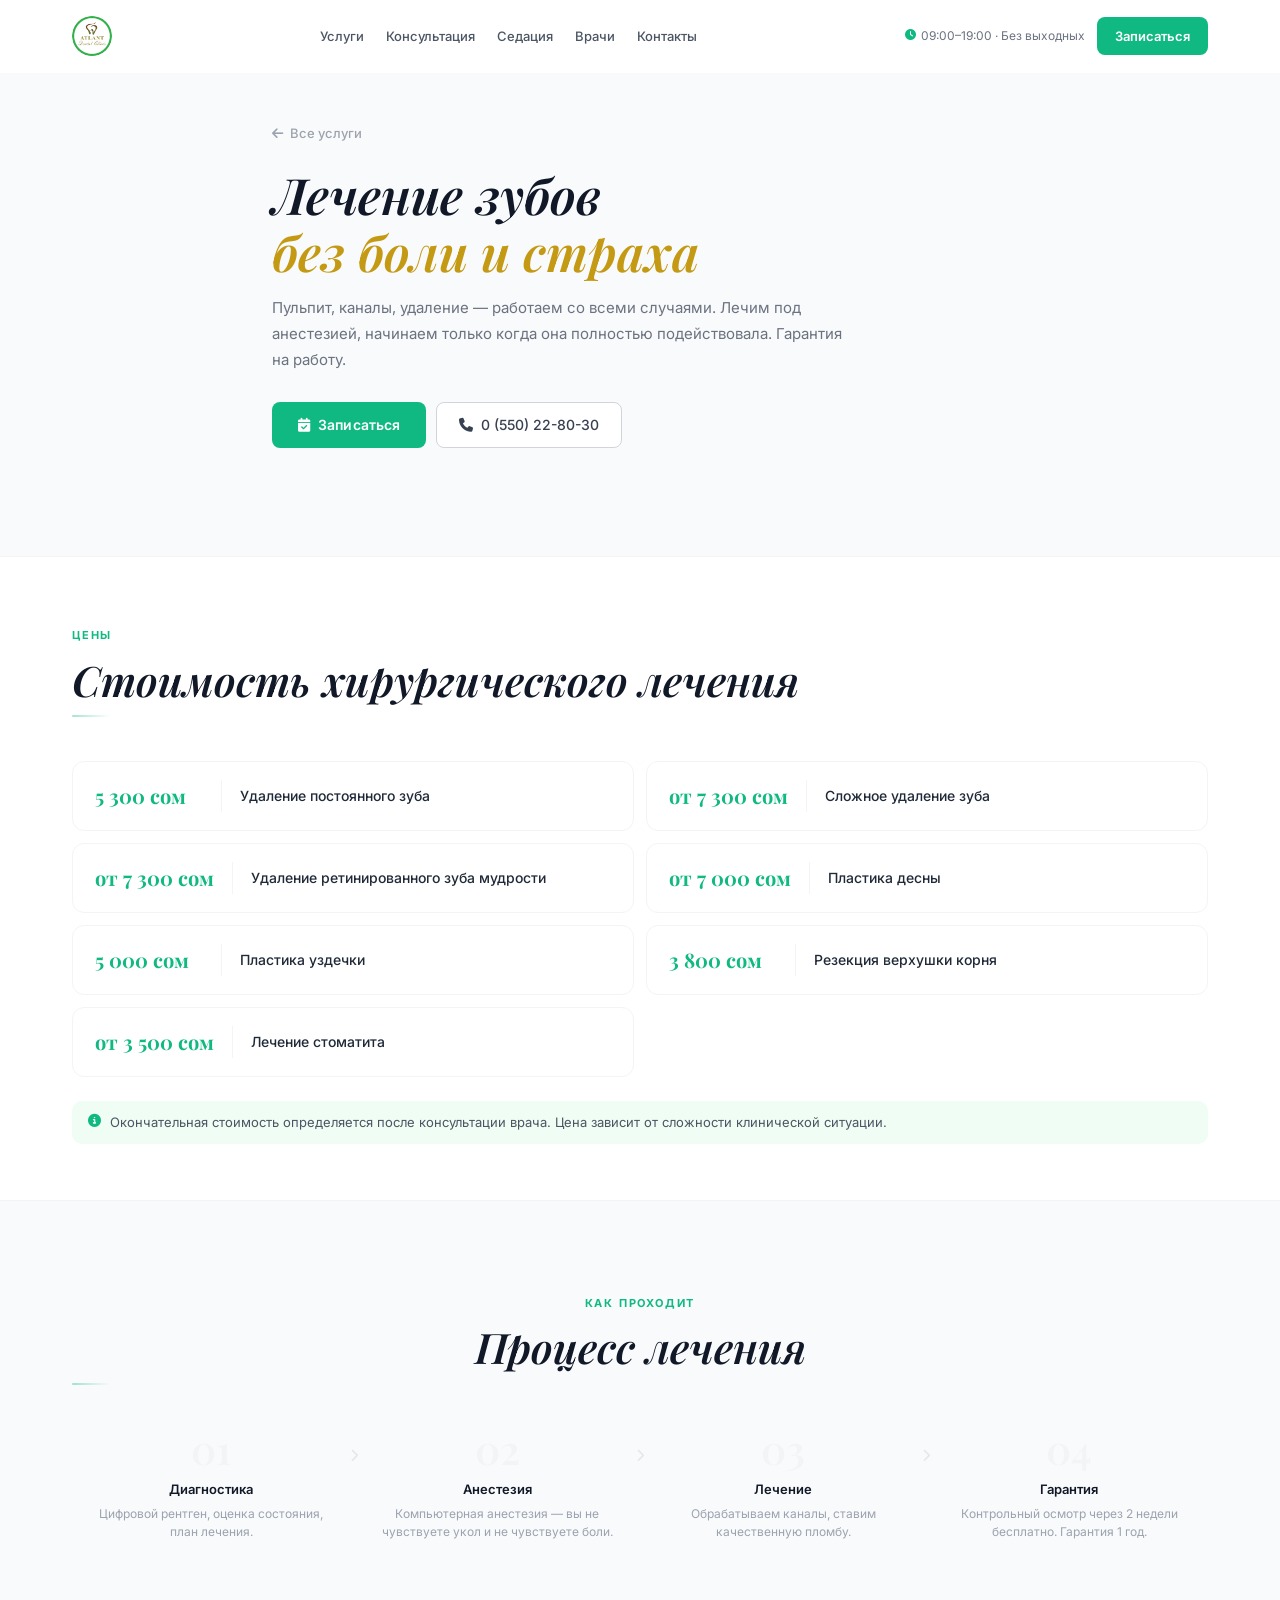
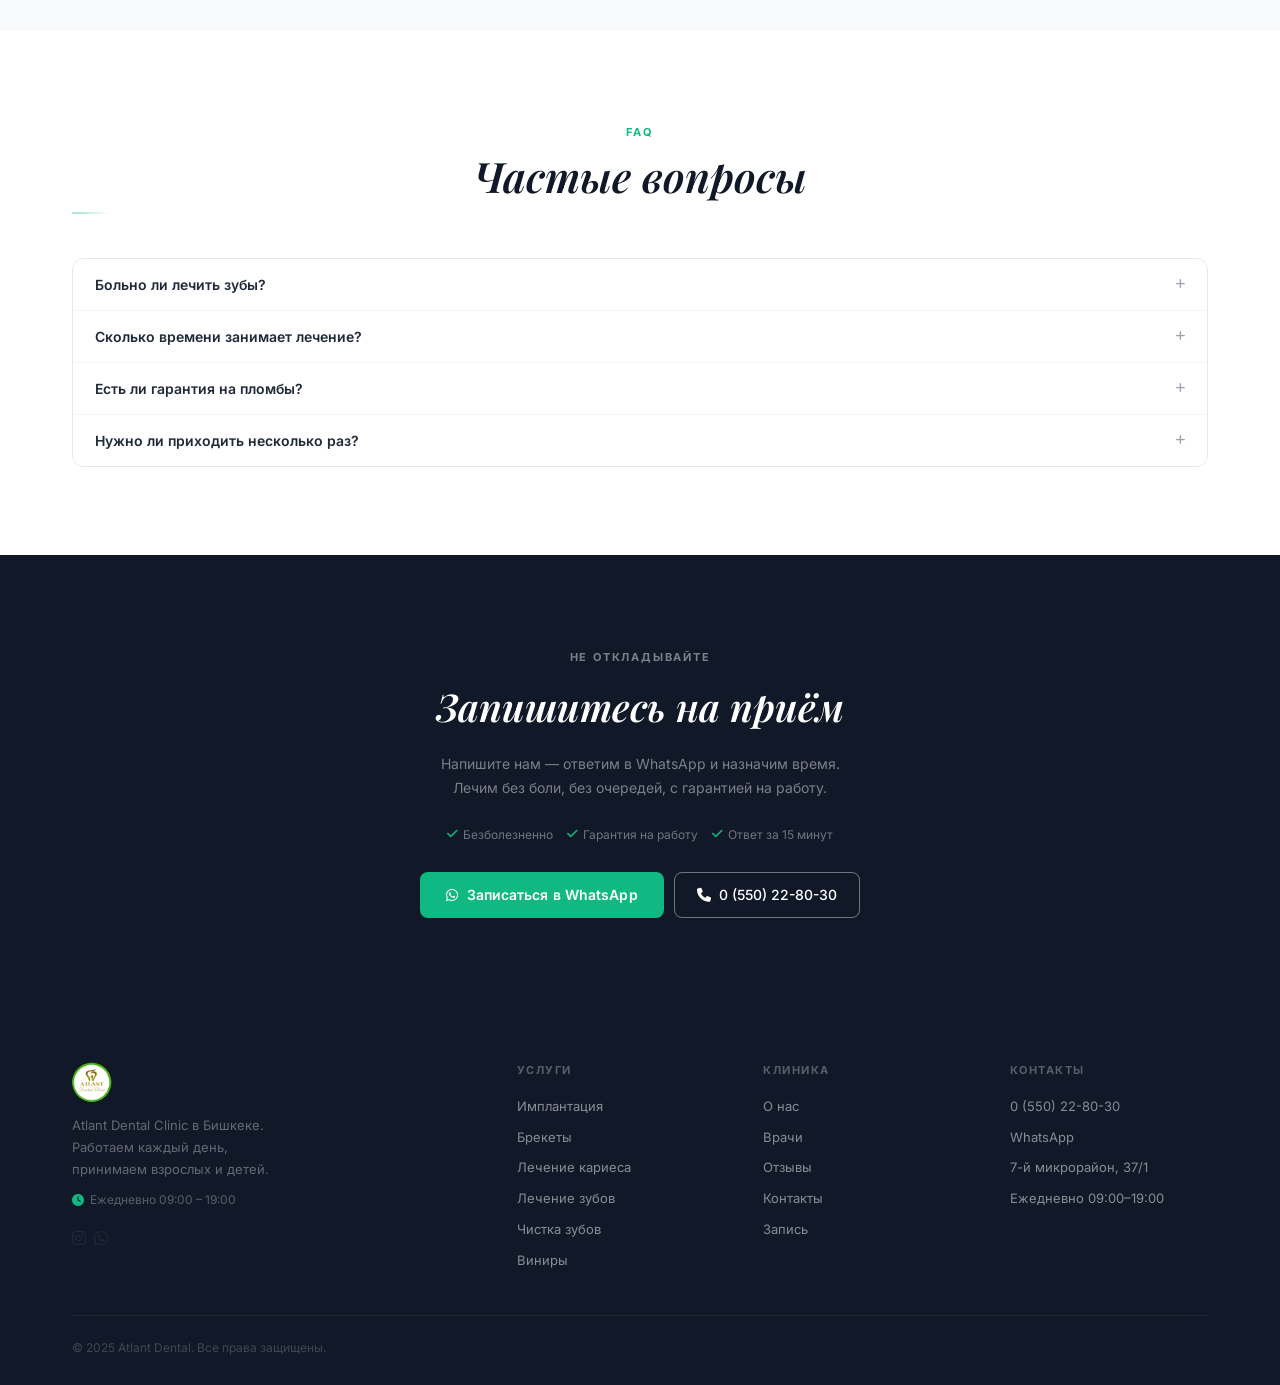
<file: dentheal.html>
<!DOCTYPE html>
<html lang="ru">
<head>
  <meta charset="UTF-8"/>
  <meta name="viewport" content="width=device-width, initial-scale=1.0"/>
  <title>Лечение зубов — Atlant Dental Clinic</title>
  <link rel="preconnect" href="https://fonts.googleapis.com"/>
  <link rel="preconnect" href="https://fonts.gstatic.com" crossorigin/>
  <link href="https://fonts.googleapis.com/css2?family=Inter:wght@300;400;500;600;700&family=Playfair+Display:ital,wght@0,400;0,600;1,400&display=swap" rel="stylesheet"/>
  <link rel="stylesheet" href="https://cdnjs.cloudflare.com/ajax/libs/font-awesome/6.5.0/css/all.min.css"/>
  <link rel="stylesheet" href="style.css"/>
</head>
<body>

<nav id="navbar">
  <div class="nav-inner">
    <a href="index.html" class="logo"><img src="images/Truelogo.png" alt="Atlant Dental Clinic" class="logo-img"/></a>
    <ul class="nav-links">
      <li><a href="index.html#services">Услуги</a></li>
      <li><a href="index.html#consultation">Консультация</a></li>
      <li><a href="index.html#sedation">Седация</a></li>
      <li><a href="index.html#doctors">Врачи</a></li>
      <li><a href="index.html#contacts">Контакты</a></li>
    </ul>
    <div class="nav-right">
      <div class="nav-hours"><i class="fas fa-clock"></i> 09:00–19:00 · Без выходных</div>
      <a href="index.html#appointment" class="btn-nav">Записаться</a>
    </div>
    <div class="burger" id="burger"><span></span><span></span><span></span></div>
  </div>
</nav>

<div class="mobile-menu" id="mobileMenu">
  <button class="close-menu" id="closeMenu"><i class="fas fa-times"></i></button>
  <a href="index.html#services" class="mob-link">Услуги</a>
  <a href="index.html#consultation" class="mob-link">Консультация</a>
  <a href="index.html#sedation" class="mob-link">Седация</a>
  <a href="index.html#doctors" class="mob-link">Врачи</a>
  <a href="index.html#contacts" class="mob-link">Контакты</a>
  <a href="index.html#appointment" class="mob-link mob-cta">Записаться на приём</a>
  <div class="mob-hours"><i class="fas fa-clock"></i> Работаем ежедневно 09:00 – 19:00</div>
</div>

<section class="sp-hero dh-hero">
  <div class="sp-hero-inner">
    <a href="index.html#services" class="sp-back"><i class="fas fa-arrow-left"></i> Все услуги</a>
    <h1 class="sp-hero-title">Лечение зубов<br><em>без боли и страха</em></h1>
    <p class="sp-hero-sub">Пульпит, каналы, удаление — работаем со всеми случаями. Лечим под анестезией, начинаем только когда она полностью подействовала. Гарантия на работу.</p>
    <div class="sp-hero-btns">
      <a href="index.html#appointment" class="btn-green"><i class="fas fa-calendar-check"></i> Записаться</a>
      <a href="tel:+996550228030" class="btn-white-outline"><i class="fas fa-phone"></i> 0 (550) 22-80-30</a>
    </div>
  </div>
</section>

<section class="dh-pricing">
  <div class="container">
    <div class="section-head">
      <div class="section-label reveal">Цены</div>
      <h2 class="section-title reveal reveal-delay-1">Стоимость хирургического лечения</h2>
    </div>
    <div class="dh-price-grid reveal reveal-delay-1">
      <div class="dh-price-card">
        <span class="dh-price-val">5 300 сом</span>
        <span class="dh-price-divider"></span>
        <span class="dh-price-name">Удаление постоянного зуба</span>
      </div>
      <div class="dh-price-card">
        <span class="dh-price-val">от 7 300 сом</span>
        <span class="dh-price-divider"></span>
        <span class="dh-price-name">Сложное удаление зуба</span>
      </div>
      <div class="dh-price-card">
        <span class="dh-price-val">от 7 300 сом</span>
        <span class="dh-price-divider"></span>
        <span class="dh-price-name">Удаление ретинированного зуба мудрости</span>
      </div>
      <div class="dh-price-card">
        <span class="dh-price-val">от 7 000 сом</span>
        <span class="dh-price-divider"></span>
        <span class="dh-price-name">Пластика десны</span>
      </div>
      <div class="dh-price-card">
        <span class="dh-price-val">5 000 сом</span>
        <span class="dh-price-divider"></span>
        <span class="dh-price-name">Пластика уздечки</span>
      </div>
      <div class="dh-price-card">
        <span class="dh-price-val">3 800 сом</span>
        <span class="dh-price-divider"></span>
        <span class="dh-price-name">Резекция верхушки корня</span>
      </div>
      <div class="dh-price-card">
        <span class="dh-price-val">от 3 500 сом</span>
        <span class="dh-price-divider"></span>
        <span class="dh-price-name">Лечение стоматита</span>
      </div>
    </div>
    <div class="dh-price-note reveal reveal-delay-2">
      <i class="fas fa-info-circle"></i>
      Окончательная стоимость определяется после консультации врача. Цена зависит от сложности клинической ситуации.
    </div>
  </div>
</section>

<section class="impl-process">
  <div class="container">
    <div class="section-head centered">
      <div class="section-label reveal">Как проходит</div>
      <h2 class="section-title reveal reveal-delay-1">Процесс лечения</h2>
    </div>
    <div class="impl-steps">
      <div class="impl-step reveal reveal-delay-1">
        <div class="step-num">01</div>
        <div class="step-title">Диагностика</div>
        <div class="step-desc">Цифровой рентген, оценка состояния, план лечения.</div>
      </div>
      <div class="impl-step-arrow"><i class="fas fa-chevron-right"></i></div>
      <div class="impl-step reveal reveal-delay-2">
        <div class="step-num">02</div>
        <div class="step-title">Анестезия</div>
        <div class="step-desc">Компьютерная анестезия — вы не чувствуете укол и не чувствуете боли.</div>
      </div>
      <div class="impl-step-arrow"><i class="fas fa-chevron-right"></i></div>
      <div class="impl-step reveal reveal-delay-3">
        <div class="step-num">03</div>
        <div class="step-title">Лечение</div>
        <div class="step-desc">Обрабатываем каналы, ставим качественную пломбу.</div>
      </div>
      <div class="impl-step-arrow"><i class="fas fa-chevron-right"></i></div>
      <div class="impl-step reveal reveal-delay-4">
        <div class="step-num">04</div>
        <div class="step-title">Гарантия</div>
        <div class="step-desc">Контрольный осмотр через 2 недели бесплатно. Гарантия 1 год.</div>
      </div>
    </div>
  </div>
</section>

<section class="impl-faq-section">
  <div class="container">
    <div class="section-head centered">
      <div class="section-label reveal">FAQ</div>
      <h2 class="section-title reveal reveal-delay-1">Частые вопросы</h2>
    </div>
    <div class="impl-faq-list">
      <div class="impl-faq-item reveal reveal-delay-1">
        <button class="impl-faq-q">Больно ли лечить зубы? <i class="fas fa-plus"></i></button>
        <div class="impl-faq-a">Нет. Мы применяем современную компьютерную анестезию — процедура полностью безболезненна.</div>
      </div>
      <div class="impl-faq-item reveal reveal-delay-2">
        <button class="impl-faq-q">Сколько времени занимает лечение? <i class="fas fa-plus"></i></button>
        <div class="impl-faq-a">Лечение каналов — 1–2 визита по 60–90 минут.</div>
      </div>
      <div class="impl-faq-item reveal reveal-delay-3">
        <button class="impl-faq-q">Есть ли гарантия на пломбы? <i class="fas fa-plus"></i></button>
        <div class="impl-faq-a">Да, гарантия 1 год на все световые пломбы. Контрольные осмотры включены в стоимость.</div>
      </div>
      <div class="impl-faq-item reveal reveal-delay-1">
        <button class="impl-faq-q">Нужно ли приходить несколько раз? <i class="fas fa-plus"></i></button>
        <div class="impl-faq-a">Лечение каналов требует 1–2 визита в зависимости от сложности случая.</div>
      </div>
    </div>
  </div>
</section>

<section class="impl-cta">
  <div class="container">
    <div class="sp-cta-inner reveal">
      <div class="section-label label-light" style="justify-content:center;">Не откладывайте</div>
      <h2>Запишитесь на приём</h2>
      <p>Напишите нам — ответим в WhatsApp и назначим время.<br>Лечим без боли, без очередей, с гарантией на работу.</p>
      <div class="sp-cta-badges">
        <span><i class="fas fa-check"></i> Безболезненно</span>
        <span><i class="fas fa-check"></i> Гарантия на работу</span>
        <span><i class="fas fa-check"></i> Ответ за 15 минут</span>
      </div>
      <div class="sp-cta-btns">
        <a href="index.html#appointment" class="btn-green"><i class="fab fa-whatsapp"></i> Записаться в WhatsApp</a>
        <a href="tel:+996550228030" class="btn-white-outline"><i class="fas fa-phone"></i> 0 (550) 22-80-30</a>
      </div>
    </div>
  </div>
</section>

<footer>
  <div class="footer-inner container">
    <div class="footer-top">
      <div class="footer-brand">
        <a href="index.html" class="logo"><img src="images/logo.png" alt="Atlant Dental Clinic" class="logo-img"/></a>
        <p>Atlant Dental Clinic в Бишкеке. Работаем каждый день, принимаем взрослых и детей.</p>
        <div class="footer-hours"><i class="fas fa-clock"></i> Ежедневно 09:00 – 19:00</div>
        <div class="footer-socials">
          <a href="https://www.instagram.com/atlant.kg" target="_blank" class="social-btn"><i class="fab fa-instagram"></i></a>
          <a href="https://wa.me/996550228030" target="_blank" class="social-btn"><i class="fab fa-whatsapp"></i></a>
          
        </div>
      </div>
      <div class="footer-col">
        <div class="footer-col-title">Услуги</div>
        <ul class="footer-links">
          <li><a href="implants.html">Имплантация</a></li>
          <li><a href="braces.html">Брекеты</a></li>
          <li><a href="caries.html">Лечение кариеса</a></li>
          <li><a href="dentheal.html">Лечение зубов</a></li>
          <li><a href="dentclean.html">Чистка зубов</a></li>
          <li><a href="veneers.html">Виниры</a></li>
        </ul>
      </div>
      <div class="footer-col">
        <div class="footer-col-title">Клиника</div>
        <ul class="footer-links">
          <li><a href="index.html#advantages">О нас</a></li>
          <li><a href="index.html#doctors">Врачи</a></li>
          <li><a href="index.html#testimonials">Отзывы</a></li>
          <li><a href="index.html#contacts">Контакты</a></li>
          <li><a href="index.html#appointment">Запись</a></li>
        </ul>
      </div>
      <div class="footer-col">
        <div class="footer-col-title">Контакты</div>
        <ul class="footer-links">
          <li><a href="tel:+996550228030">0 (550) 22-80-30</a></li>
          <li><a href="https://wa.me/996550228030" target="_blank">WhatsApp</a></li>
          <li><a href="#">7-й микрорайон, 37/1</a></li>
          <li><a href="#">Ежедневно 09:00–19:00</a></li>
        </ul>
      </div>
    </div>
    <div class="footer-bottom">
      <span>© 2025 Atlant Dental. Все права защищены.</span>
    </div>
  </div>
</footer>
<script>
  const navbar = document.getElementById('navbar');
  window.addEventListener('scroll', () => navbar.classList.toggle('scrolled', window.scrollY > 60));
  const burger = document.getElementById('burger');
  const mobileMenu = document.getElementById('mobileMenu');
  function closeMobile() { burger.classList.remove('active'); mobileMenu.classList.remove('active'); document.body.classList.remove('no-scroll'); }
  document.getElementById('closeMenu').addEventListener('click', closeMobile);
  burger.addEventListener('click', () => { burger.classList.toggle('active'); mobileMenu.classList.toggle('active'); });
  document.querySelectorAll('.mob-link').forEach(l => l.addEventListener('click', closeMobile));
  const revealObs = new IntersectionObserver(entries => entries.forEach(e => { if(e.isIntersecting){ e.target.classList.add('visible'); revealObs.unobserve(e.target); } }), { threshold: 0.1 });
  document.querySelectorAll('.reveal').forEach(el => revealObs.observe(el));
  document.querySelectorAll('.impl-faq-q').forEach(btn => {
    btn.addEventListener('click', () => {
      const item = btn.parentElement;
      const isOpen = item.classList.contains('open');
      document.querySelectorAll('.impl-faq-item').forEach(i => i.classList.remove('open'));
      if (!isOpen) item.classList.add('open');
    });
  });
</script>
</body>
</html>
</file>
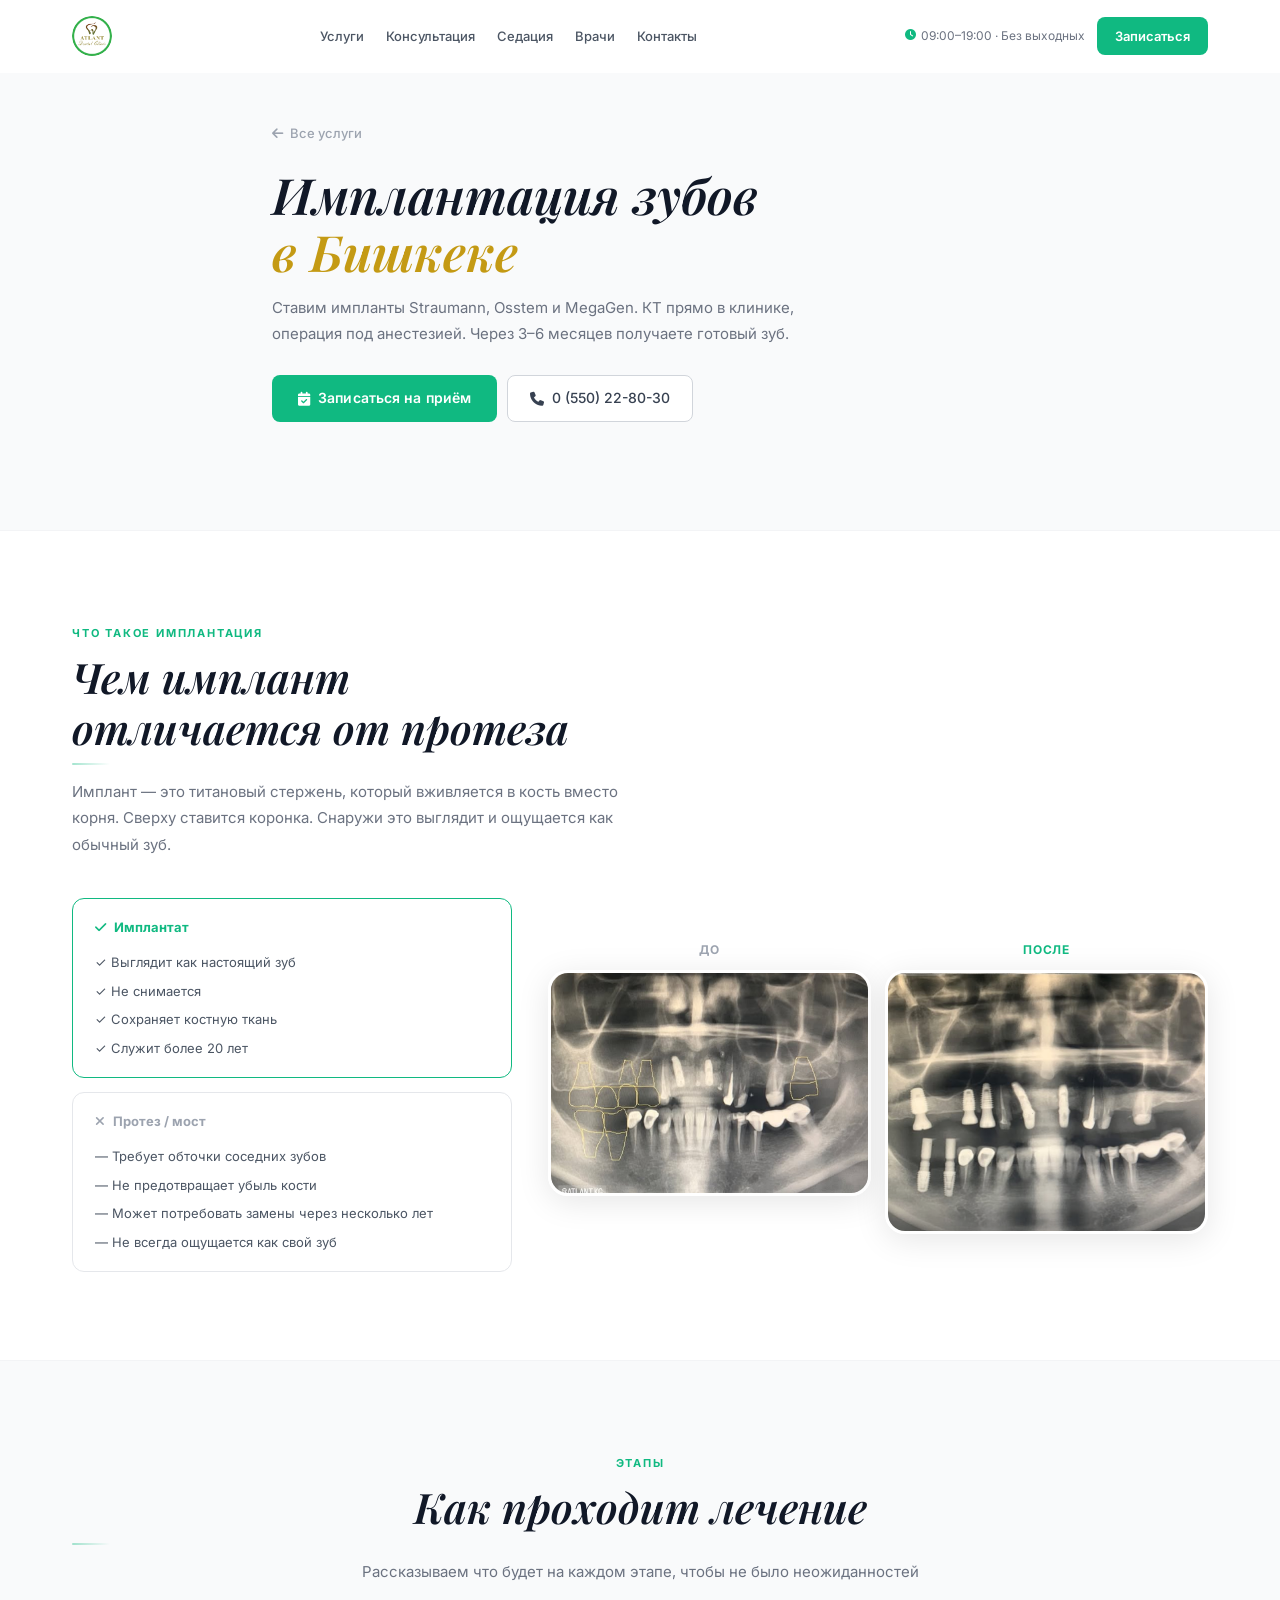
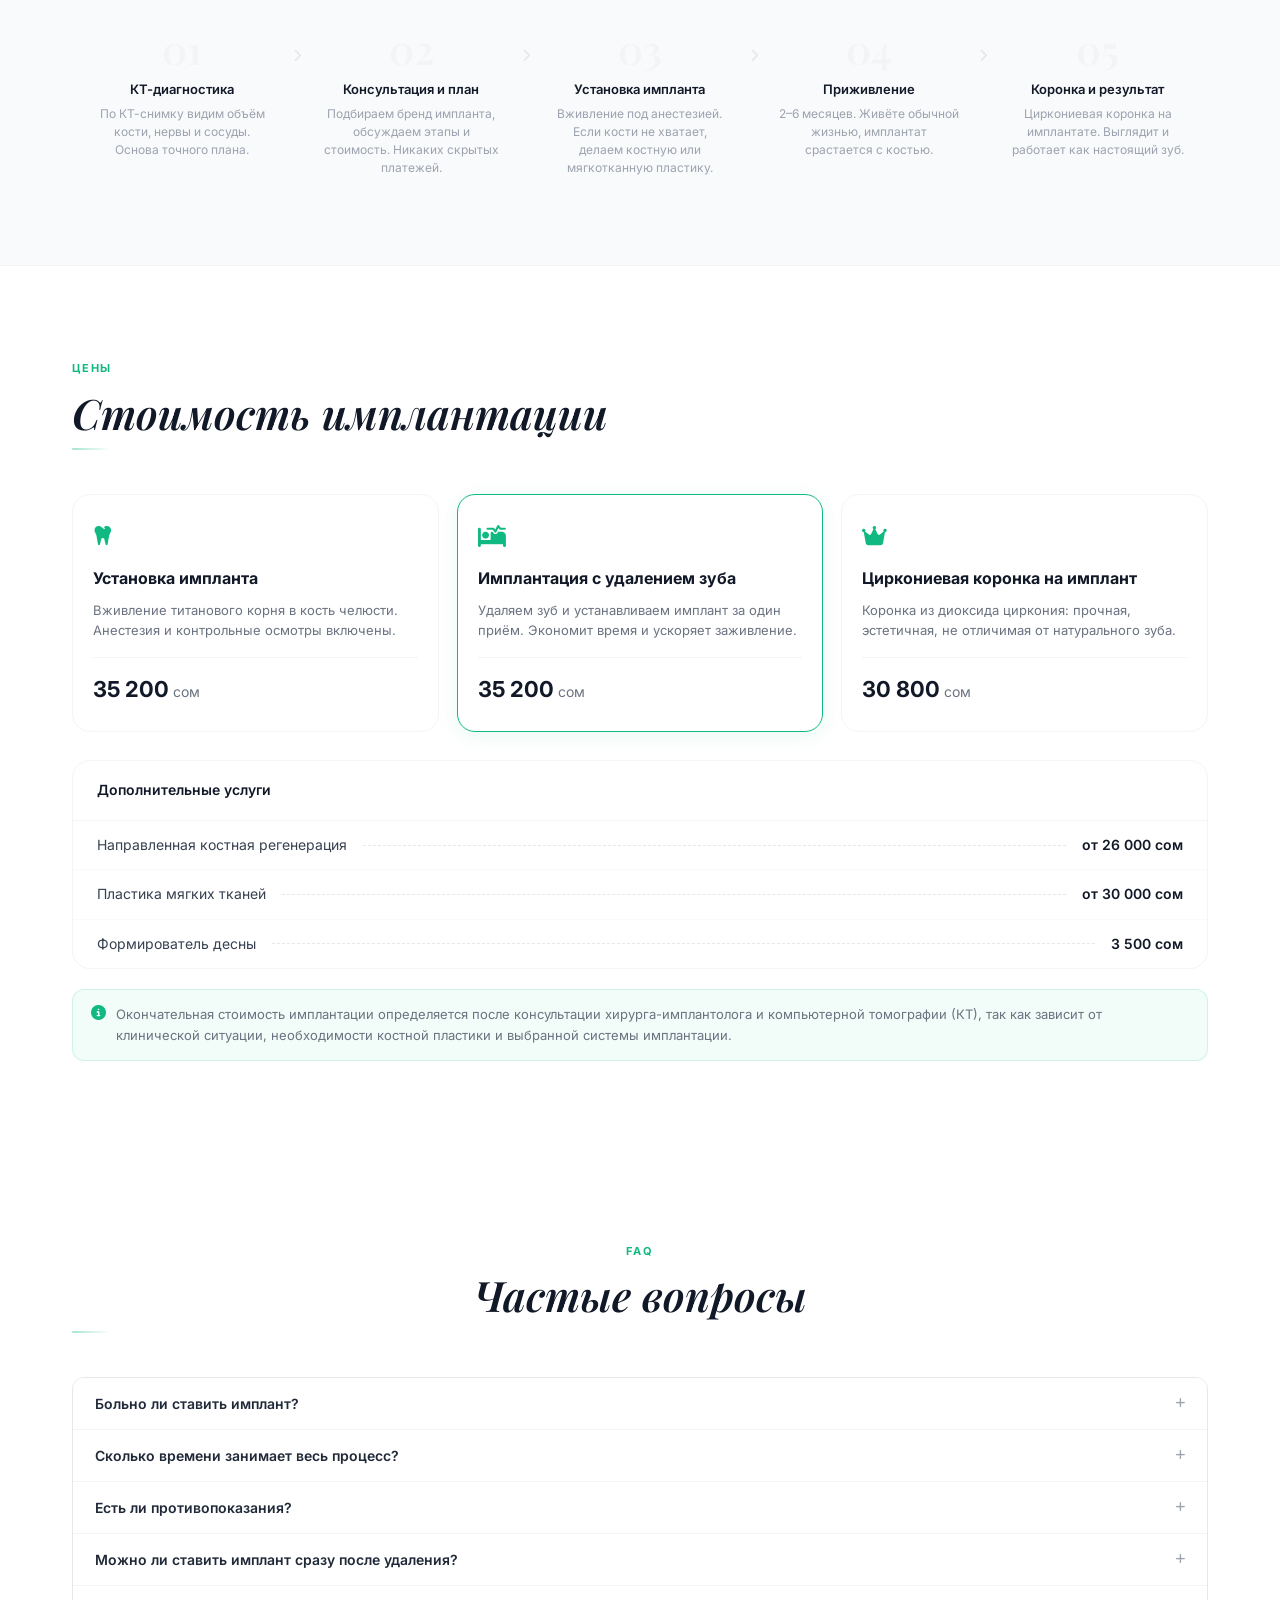
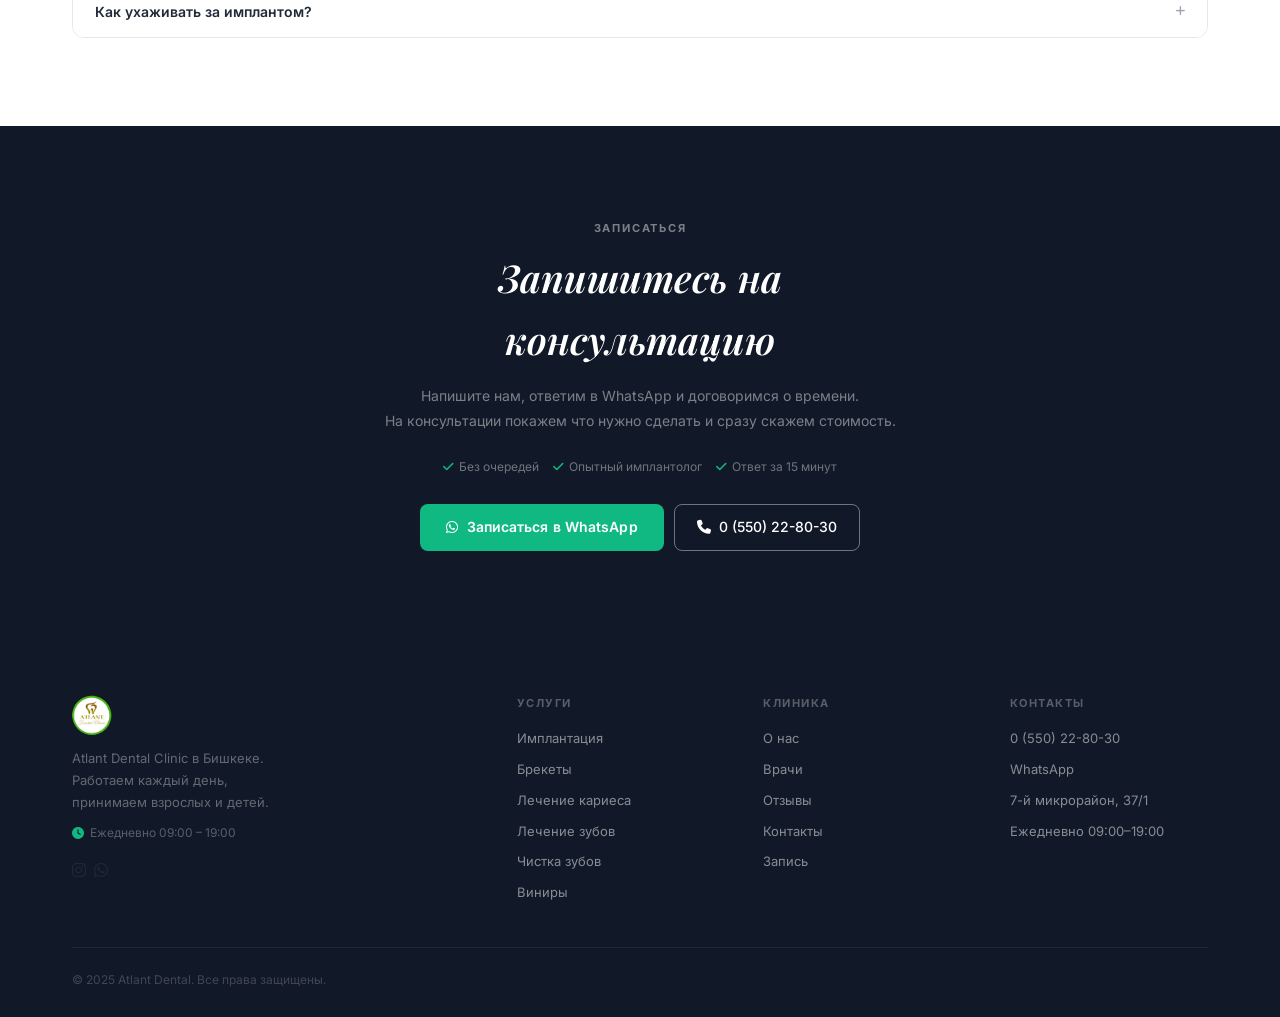
<file: implants.html>
<!DOCTYPE html>
<html lang="ru">
<head>
  <meta charset="UTF-8"/>
  <meta name="viewport" content="width=device-width, initial-scale=1.0"/>
  <title>Имплантация зубов — Atlant Dental Clinic</title>
  <link rel="preconnect" href="https://fonts.googleapis.com"/>
  <link rel="preconnect" href="https://fonts.gstatic.com" crossorigin/>
  <link href="https://fonts.googleapis.com/css2?family=Inter:wght@300;400;500;600;700&family=Playfair+Display:ital,wght@0,400;0,600;1,400&display=swap" rel="stylesheet"/>
  <link rel="stylesheet" href="https://cdnjs.cloudflare.com/ajax/libs/font-awesome/6.5.0/css/all.min.css"/>
  <link rel="stylesheet" href="style.css"/>
</head>
<body>

<nav id="navbar">
  <div class="nav-inner">
    <a href="index.html" class="logo"><img src="images/Truelogo.png" alt="Atlant Dental Clinic" class="logo-img"/></a>
    <ul class="nav-links">
      <li><a href="index.html#services">Услуги</a></li>
      <li><a href="index.html#consultation">Консультация</a></li>
      <li><a href="index.html#sedation">Седация</a></li>
      <li><a href="index.html#doctors">Врачи</a></li>
      <li><a href="index.html#contacts">Контакты</a></li>
    </ul>
    <div class="nav-right">
      <div class="nav-hours"><i class="fas fa-clock"></i> 09:00–19:00 · Без выходных</div>
      <a href="index.html#appointment" class="btn-nav">Записаться</a>
    </div>
    <div class="burger" id="burger"><span></span><span></span><span></span></div>
  </div>
</nav>

<div class="mobile-menu" id="mobileMenu">
  <button class="close-menu" id="closeMenu"><i class="fas fa-times"></i></button>
  <a href="index.html#services" class="mob-link">Услуги</a>
  <a href="index.html#consultation" class="mob-link">Консультация</a>
  <a href="index.html#sedation" class="mob-link">Седация</a>
  <a href="index.html#doctors" class="mob-link">Врачи</a>
  <a href="index.html#contacts" class="mob-link">Контакты</a>
  <a href="index.html#appointment" class="mob-link mob-cta">Записаться на приём</a>
  <div class="mob-hours"><i class="fas fa-clock"></i> Работаем ежедневно 09:00 – 19:00</div>
</div>

<section class="sp-hero impl-sp-hero">
  <div class="sp-hero-inner">
    <a href="index.html#services" class="sp-back"><i class="fas fa-arrow-left"></i> Все услуги</a>
    <h1 class="sp-hero-title">Имплантация зубов<br><em>в Бишкеке</em></h1>
    <p class="sp-hero-sub">Ставим импланты Straumann, Osstem и MegaGen. КТ прямо в клинике, операция под анестезией. Через 3–6 месяцев получаете готовый зуб.</p>
    <div class="sp-hero-btns">
      <a href="index.html#appointment" class="btn-green"><i class="fas fa-calendar-check"></i> Записаться на приём</a>
      <a href="tel:+996550228030" class="btn-white-outline"><i class="fas fa-phone"></i> 0 (550) 22-80-30</a>
    </div>
  </div>
</section>

<style>
@media(max-width:768px){.impl-compare-grid{grid-template-columns:1fr !important;gap:24px !important;}}
</style>
<section class="sp-about-section">
  <div class="container">
    <div class="section-head" style="margin-bottom:40px;">
      <div class="section-label reveal">Что такое имплантация</div>
      <h2 class="section-title reveal delay-1">Чем имплант<br>отличается от протеза</h2>
      <p class="section-sub reveal delay-2" style="max-width:560px;">Имплант — это титановый стержень, который вживляется в кость вместо корня. Сверху ставится коронка. Снаружи это выглядит и ощущается как обычный зуб.</p>
    </div>
    <div style="display:grid;grid-template-columns:2fr 3fr;gap:36px;align-items:center;">
      <div class="reveal delay-1">
        <div class="sp-compare">
          <div class="sp-compare-card sp-compare-good">
            <div class="sp-compare-head"><i class="fas fa-check"></i> Имплантат</div>
            <ul>
              <li>✓ Выглядит как настоящий зуб</li>
              <li>✓ Не снимается</li>
              <li>✓ Сохраняет костную ткань</li>
              <li>✓ Служит более 20 лет</li>
            </ul>
          </div>
          <div class="sp-compare-card sp-compare-bad">
            <div class="sp-compare-head"><i class="fas fa-times"></i> Протез / мост</div>
            <ul>
              <li>— Требует обточки соседних зубов</li>
              <li>— Не предотвращает убыль кости</li>
              <li>— Может потребовать замены через несколько лет</li>
              <li>— Не всегда ощущается как свой зуб</li>
            </ul>
          </div>
        </div>
      </div>
      <div class="reveal delay-2">
        <div style="display:grid;grid-template-columns:1fr 1fr;gap:14px;">
          <div>
            <div style="text-align:center;margin-bottom:8px;">
              <span style="font-size:12px;font-weight:700;color:var(--gray-400);text-transform:uppercase;letter-spacing:0.08em;">До</span>
            </div>
            <div style="border-radius:20px;overflow:hidden;box-shadow:0 6px 32px rgba(0,0,0,0.10);border:3px solid #fff;line-height:0;">
              <img src="images/impala1.png" alt="До имплантации" style="width:100%;height:auto;display:block;"/>
            </div>
          </div>
          <div>
            <div style="text-align:center;margin-bottom:8px;">
              <span style="font-size:12px;font-weight:700;color:var(--primary);text-transform:uppercase;letter-spacing:0.08em;">После</span>
            </div>
            <div style="border-radius:20px;overflow:hidden;box-shadow:0 6px 32px rgba(0,0,0,0.10);border:3px solid #fff;line-height:0;">
              <img src="images/impala2.png" alt="После имплантации" style="width:100%;height:auto;display:block;"/>
            </div>
          </div>
        </div>
      </div>
    </div>
  </div>
</section>

<section class="impl-process" id="impl-process">
  <div class="container">
    <div class="section-head centered">
      <div class="section-label reveal">Этапы</div>
      <h2 class="section-title reveal reveal-delay-1">Как проходит лечение</h2>
      <p class="section-sub reveal reveal-delay-2">Рассказываем что будет на каждом этапе, чтобы не было неожиданностей</p>
    </div>
    <div class="impl-steps">
      <div class="impl-step reveal reveal-delay-1">
        <div class="step-num">01</div>
        <div class="step-title">КТ-диагностика</div>
        <div class="step-desc">По КТ-снимку видим объём кости, нервы и сосуды. Основа точного плана.</div>
      </div>
      <div class="impl-step-arrow"><i class="fas fa-chevron-right"></i></div>
      <div class="impl-step reveal reveal-delay-2">
        <div class="step-num">02</div>
        <div class="step-title">Консультация и план</div>
        <div class="step-desc">Подбираем бренд импланта, обсуждаем этапы и стоимость. Никаких скрытых платежей.</div>
      </div>
      <div class="impl-step-arrow"><i class="fas fa-chevron-right"></i></div>
      <div class="impl-step reveal reveal-delay-3">
        <div class="step-num">03</div>
        <div class="step-title">Установка импланта</div>
        <div class="step-desc">Вживление под анестезией. Если кости не хватает, делаем костную или мягкотканную пластику.</div>
      </div>
      <div class="impl-step-arrow"><i class="fas fa-chevron-right"></i></div>
      <div class="impl-step reveal reveal-delay-4">
        <div class="step-num">04</div>
        <div class="step-title">Приживление</div>
        <div class="step-desc">2–6 месяцев. Живёте обычной жизнью, имплантат срастается с костью.</div>
      </div>
      <div class="impl-step-arrow"><i class="fas fa-chevron-right"></i></div>
      <div class="impl-step reveal reveal-delay-4">
        <div class="step-num">05</div>
        <div class="step-title">Коронка и результат</div>
        <div class="step-desc">Циркониевая коронка на имплантате. Выглядит и работает как настоящий зуб.</div>
      </div>
    </div>
  </div>
</section>

<section class="sp-pricing brc-pricing-v2">
  <div class="container">
    <div class="section-head">
      <div class="section-label reveal">Цены</div>
      <h2 class="section-title reveal reveal-delay-1">Стоимость имплантации</h2>
    </div>

    
    <div class="brc-main-systems reveal reveal-delay-1">
      <div class="brc-sys-card">
        <div class="brc-sys-icon"><i class="fas fa-tooth"></i></div>
        <div class="brc-sys-name">Установка импланта</div>
        <div class="brc-sys-desc">Вживление титанового корня в кость челюсти. Анестезия и контрольные осмотры включены.</div>
        <div class="brc-sys-price"><span>35 200</span> сом</div>
      </div>
      <div class="brc-sys-card brc-sys-card--popular">
        <div class="brc-sys-icon"><i class="fas fa-procedures"></i></div>
        <div class="brc-sys-name">Имплантация с удалением зуба</div>
        <div class="brc-sys-desc">Удаляем зуб и устанавливаем имплант за один приём. Экономит время и ускоряет заживление.</div>
        <div class="brc-sys-price"><span>35 200</span> сом</div>
      </div>
      <div class="brc-sys-card">
        <div class="brc-sys-icon"><i class="fas fa-crown"></i></div>
        <div class="brc-sys-name">Циркониевая коронка на имплант</div>
        <div class="brc-sys-desc">Коронка из диоксида циркония: прочная, эстетичная, не отличимая от натурального зуба.</div>
        <div class="brc-sys-price"><span>30 800</span> сом</div>
      </div>
    </div>

    
    <div class="brc-add-services reveal reveal-delay-2">
      <div class="brc-add-title">Дополнительные услуги</div>
      <div class="brc-add-grid">
        <div class="brc-add-row">
          <span class="brc-add-name">Направленная костная регенерация</span>
          <span class="brc-add-dots"></span>
          <span class="brc-add-price">от 26 000 сом</span>
        </div>
        <div class="brc-add-row">
          <span class="brc-add-name">Пластика мягких тканей</span>
          <span class="brc-add-dots"></span>
          <span class="brc-add-price">от 30 000 сом</span>
        </div>
        <div class="brc-add-row">
          <span class="brc-add-name">Формирователь десны</span>
          <span class="brc-add-dots"></span>
          <span class="brc-add-price">3 500 сом</span>
        </div>
      </div>
    </div>

    
    <p class="brc-price-note reveal reveal-delay-3">
      <i class="fas fa-info-circle"></i>
      Окончательная стоимость имплантации определяется после консультации хирурга-имплантолога и компьютерной томографии (КТ), так как зависит от клинической ситуации, необходимости костной пластики и выбранной системы имплантации.
    </p>
  </div>
</section>

<section class="impl-faq-section">
  <div class="container">
    <div class="section-head centered">
      <div class="section-label reveal">FAQ</div>
      <h2 class="section-title reveal reveal-delay-1">Частые вопросы</h2>
    </div>
    <div class="impl-faq-list">
      <div class="impl-faq-item reveal reveal-delay-1">
        <button class="impl-faq-q">Больно ли ставить имплант? <i class="fas fa-plus"></i></button>
        <div class="impl-faq-a">Нет. Операция проводится под местной анестезией, боли нет. После возможен лёгкий дискомфорт 1–2 дня, который снимается обычными обезболивающими.</div>
      </div>
      <div class="impl-faq-item reveal reveal-delay-2">
        <button class="impl-faq-q">Сколько времени занимает весь процесс? <i class="fas fa-plus"></i></button>
        <div class="impl-faq-a">От установки импланта до готовой коронки 3–5 месяцев. Сама операция занимает 30–60 минут, большую часть времени занимает период приживления.</div>
      </div>
      <div class="impl-faq-item reveal reveal-delay-3">
        <button class="impl-faq-q">Есть ли противопоказания? <i class="fas fa-plus"></i></button>
        <div class="impl-faq-a">Абсолютных мало: онкология в стадии лечения, тяжёлые нарушения свёртываемости крови. Сахарный диабет, гипертония — смотрим индивидуально.</div>
      </div>
      <div class="impl-faq-item reveal reveal-delay-1">
        <button class="impl-faq-q">Можно ли ставить имплант сразу после удаления? <i class="fas fa-plus"></i></button>
        <div class="impl-faq-a">Да, это называется «немедленная имплантация». Возможна не во всех случаях, хирург оценит ситуацию по 3D-снимку на консультации.</div>
      </div>
      <div class="impl-faq-item reveal reveal-delay-2">
        <button class="impl-faq-q">Как ухаживать за имплантом? <i class="fas fa-plus"></i></button>
        <div class="impl-faq-a">Так же, как за обычными зубами: чистить 2 раза в день, использовать ирригатор и раз в 6 месяцев приходить на профессиональную чистку.</div>
      </div>
    </div>
  </div>
</section>

<section class="impl-cta">
  <div class="container">
    <div class="sp-cta-inner reveal">
      <div class="section-label label-light" style="justify-content:center;">Записаться</div>
      <h2>Запишитесь на консультацию</h2>
      <p>Напишите нам, ответим в WhatsApp и договоримся о времени.<br>На консультации покажем что нужно сделать и сразу скажем стоимость.</p>
      <div class="sp-cta-badges">
        <span><i class="fas fa-check"></i> Без очередей</span>
        <span><i class="fas fa-check"></i> Опытный имплантолог</span>
        <span><i class="fas fa-check"></i> Ответ за 15 минут</span>
      </div>
      <div class="sp-cta-btns">
        <a href="index.html#appointment" class="btn-green"><i class="fab fa-whatsapp"></i> Записаться в WhatsApp</a>
        <a href="tel:+996550228030" class="btn-white-outline"><i class="fas fa-phone"></i> 0 (550) 22-80-30</a>
      </div>
    </div>
  </div>
</section>

<footer>
  <div class="footer-inner container">
    <div class="footer-top">
      <div class="footer-brand">
        <a href="index.html" class="logo"><img src="images/logo.png" alt="Atlant Dental Clinic" class="logo-img"/></a>
        <p>Atlant Dental Clinic в Бишкеке. Работаем каждый день, принимаем взрослых и детей.</p>
        <div class="footer-hours"><i class="fas fa-clock"></i> Ежедневно 09:00 – 19:00</div>
        <div class="footer-socials">
          <a href="https://www.instagram.com/atlant.kg" target="_blank" class="social-btn"><i class="fab fa-instagram"></i></a>
          <a href="https://wa.me/996550228030" target="_blank" class="social-btn"><i class="fab fa-whatsapp"></i></a>
          
        </div>
      </div>
      <div class="footer-col">
        <div class="footer-col-title">Услуги</div>
        <ul class="footer-links">
          <li><a href="implants.html">Имплантация</a></li>
          <li><a href="braces.html">Брекеты</a></li>
          <li><a href="caries.html">Лечение кариеса</a></li>
          <li><a href="dentheal.html">Лечение зубов</a></li>
          <li><a href="dentclean.html">Чистка зубов</a></li>
          <li><a href="veneers.html">Виниры</a></li>
        </ul>
      </div>
      <div class="footer-col">
        <div class="footer-col-title">Клиника</div>
        <ul class="footer-links">
          <li><a href="index.html#advantages">О нас</a></li>
          <li><a href="index.html#doctors">Врачи</a></li>
          <li><a href="index.html#testimonials">Отзывы</a></li>
          <li><a href="index.html#contacts">Контакты</a></li>
          <li><a href="index.html#appointment">Запись</a></li>
        </ul>
      </div>
      <div class="footer-col">
        <div class="footer-col-title">Контакты</div>
        <ul class="footer-links">
          <li><a href="tel:+996550228030">0 (550) 22-80-30</a></li>
          <li><a href="https://wa.me/996550228030" target="_blank">WhatsApp</a></li>
          <li><a href="#">7-й микрорайон, 37/1</a></li>
          <li><a href="#">Ежедневно 09:00–19:00</a></li>
        </ul>
      </div>
    </div>
    <div class="footer-bottom">
      <span>© 2025 Atlant Dental. Все права защищены.</span>
    </div>
  </div>
</footer>
<script>
  const navbar = document.getElementById('navbar');
  window.addEventListener('scroll', () => navbar.classList.toggle('scrolled', window.scrollY > 60));
  const burger = document.getElementById('burger');
  const mobileMenu = document.getElementById('mobileMenu');
  function closeMobile() { burger.classList.remove('active'); mobileMenu.classList.remove('active'); document.body.classList.remove('no-scroll'); }
  document.getElementById('closeMenu').addEventListener('click', closeMobile);
  burger.addEventListener('click', () => { burger.classList.toggle('active'); mobileMenu.classList.toggle('active'); });
  document.querySelectorAll('.mob-link').forEach(l => l.addEventListener('click', closeMobile));
  const revealObs = new IntersectionObserver(entries => entries.forEach(e => { if(e.isIntersecting){ e.target.classList.add('visible'); revealObs.unobserve(e.target); } }), { threshold: 0.1 });
  document.querySelectorAll('.reveal').forEach(el => revealObs.observe(el));
  document.querySelectorAll('.impl-faq-q').forEach(btn => {
    btn.addEventListener('click', () => {
      const item = btn.parentElement;
      const isOpen = item.classList.contains('open');
      document.querySelectorAll('.impl-faq-item').forEach(i => i.classList.remove('open'));
      if (!isOpen) item.classList.add('open');
    });
  });
</script>
</body>
</html>
</file>
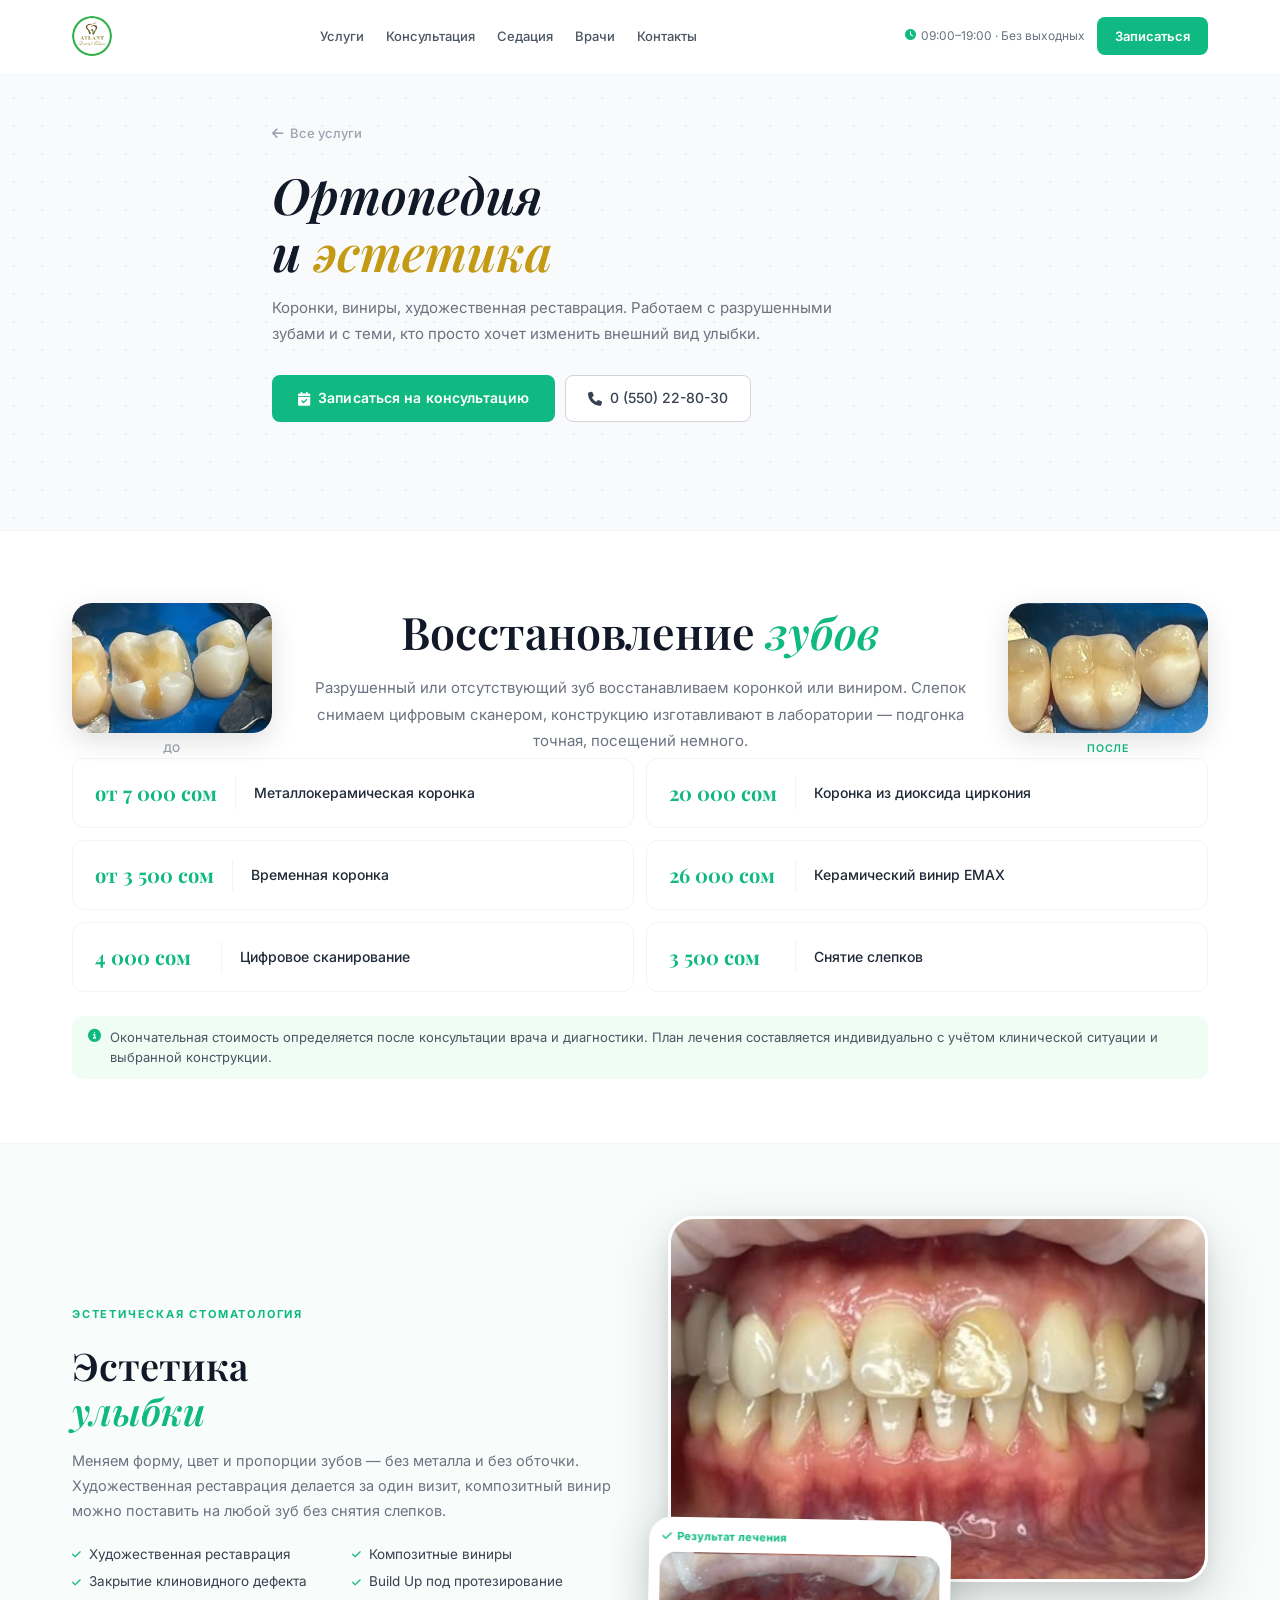
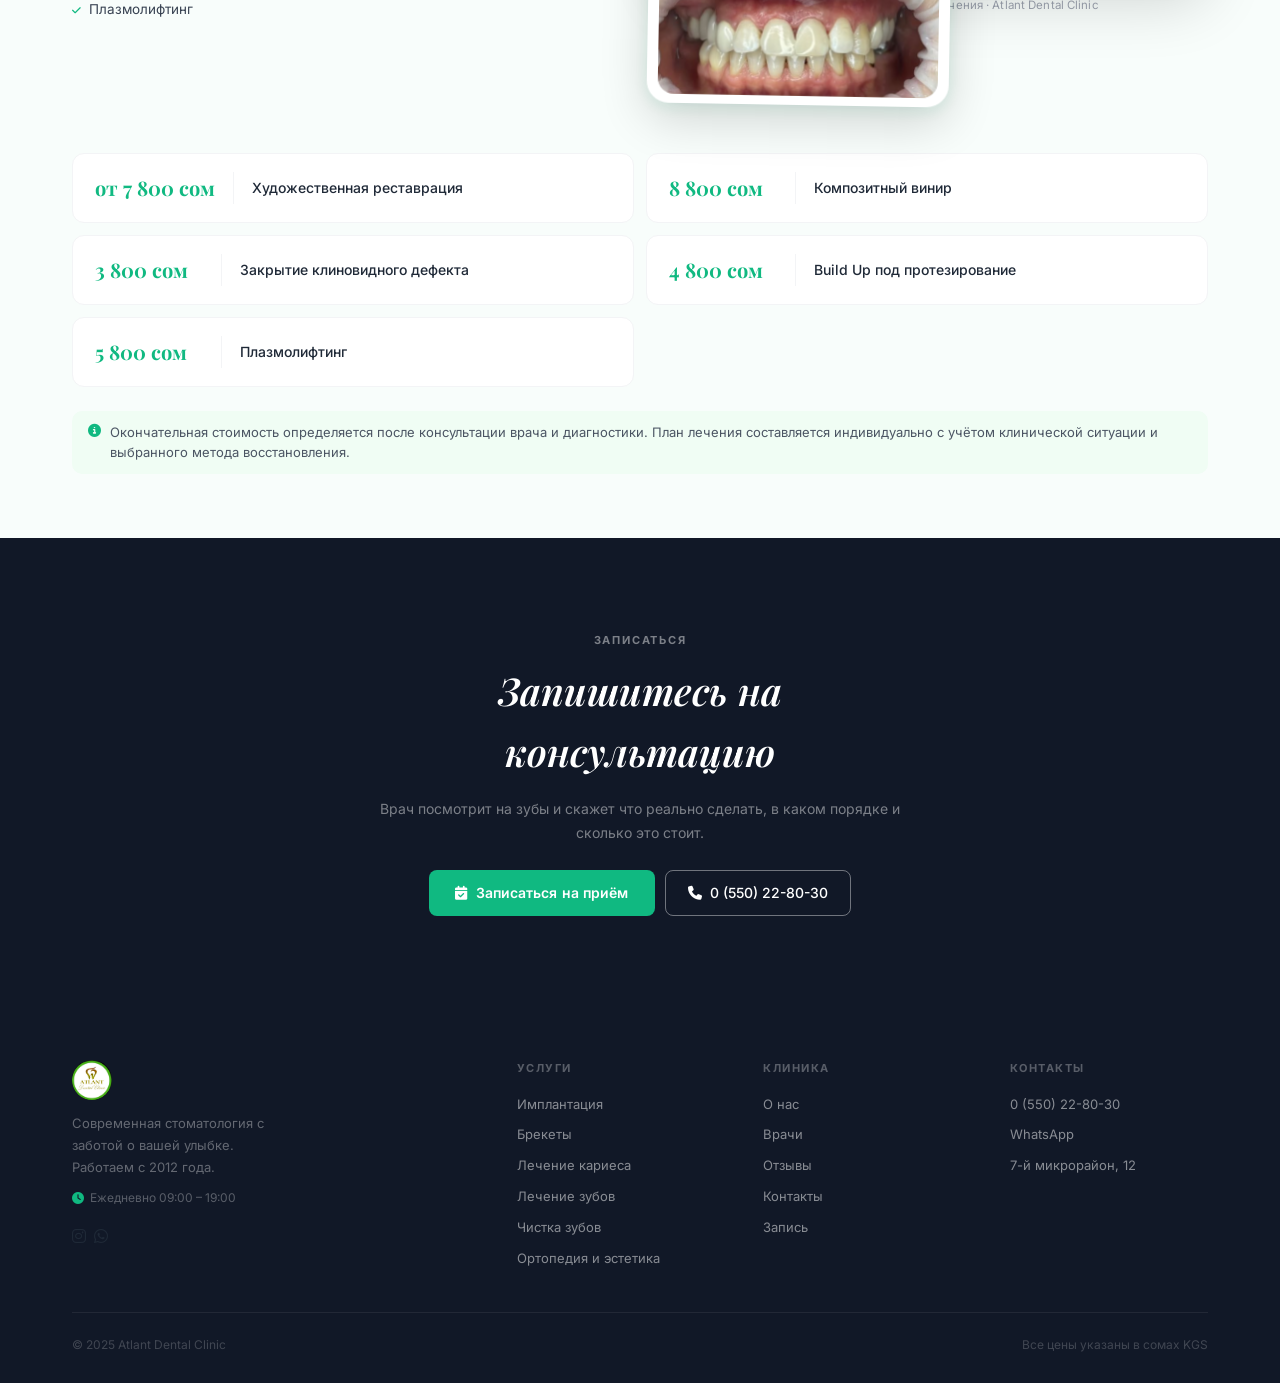
<file: veneers.html>
<!DOCTYPE html>
<html lang="ru">
<head>
  <meta charset="UTF-8"/>
  <meta name="viewport" content="width=device-width, initial-scale=1.0"/>
  <title>Ортопедия и эстетика — Atlant Dental Clinic</title>
  <link rel="preconnect" href="https://fonts.googleapis.com"/>
  <link rel="preconnect" href="https://fonts.gstatic.com" crossorigin/>
  <link href="https://fonts.googleapis.com/css2?family=Inter:wght@300;400;500;600;700&family=Playfair+Display:ital,wght@0,400;0,600;1,400&display=swap" rel="stylesheet"/>
  <link rel="stylesheet" href="https://cdnjs.cloudflare.com/ajax/libs/font-awesome/6.5.0/css/all.min.css"/>
  <link rel="stylesheet" href="style.css"/>
<style>
  @keyframes vn-float{0%,100%{transform:translateY(0);}50%{transform:translateY(-10px);}}
  @keyframes vn-side-float{0%,100%{transform:translateY(0);}50%{transform:translateY(-7px);}}
  .vn-ortho-wrap{display:grid;grid-template-columns:200px 1fr 200px;align-items:center;gap:32px;}
  .vn-ortho-center{text-align:center;}
  .vn-ortho-img{border-radius:20px;overflow:hidden;line-height:0;box-shadow:0 8px 28px rgba(0,0,0,0.12);will-change:transform;}
  .vn-ortho-img img{width:100%;height:130px;object-fit:cover;display:block;}
  .vn-ortho-img--left{animation:vn-side-float 7s ease-in-out infinite;}
  .vn-ortho-img--right{animation:vn-side-float 7s ease-in-out infinite;animation-delay:1s;}
  .vn-ortho-cap{font-size:10.5px;font-weight:600;text-transform:uppercase;letter-spacing:.07em;text-align:center;margin-top:8px;}
  .vn-ortho-cap--before{color:var(--gray-400);}
  .vn-ortho-cap--after{color:var(--primary);}
  @media(max-width:900px){
    .vn-ortho-wrap{grid-template-columns:150px 1fr 150px;gap:20px;}
    .vn-ortho-img img{height:100px;}
  }
  @media(max-width:600px){
    .vn-ortho-wrap{grid-template-columns:1fr;grid-template-rows:auto auto auto;}
    .vn-ortho-center{order:1;}
    .vn-ortho-imgs-row{order:0;display:flex;gap:12px;justify-content:center;}
    .vn-ortho-img{flex:1;max-width:160px;}
    .vn-ortho-img img{height:80px;}
    .vn-ortho-img--left,.vn-ortho-img--right{position:static;}
  }
  @keyframes vn-float-card{0%,100%{transform:translateY(0) rotate(1deg);}50%{transform:translateY(-7px) rotate(1deg);}}
  .vn-photos{position:relative;padding-bottom:90px;}
  .vn-photo-main{border-radius:26px;overflow:hidden;border:3px solid #fff;line-height:0;box-shadow:0 20px 60px rgba(0,0,0,0.16),0 6px 20px rgba(0,0,0,0.08);animation:vn-float 5s ease-in-out infinite;will-change:transform;}
  .vn-photo-main img{width:100%;height:360px;object-fit:cover;display:block;}
  .vn-photo-after{position:absolute;bottom:0;left:-20px;width:56%;background:#fff;border-radius:22px;padding:8px 8px 6px;border:3px solid #fff;box-shadow:0 16px 48px rgba(0,0,0,0.16),0 4px 16px rgba(16,185,129,0.10);animation:vn-float-card 5s ease-in-out infinite;animation-delay:0.6s;will-change:transform;transform:rotate(1deg);}
  .vn-photo-after img{width:100%;border-radius:16px;display:block;}
  .vn-photo-badge{font-size:11px;font-weight:700;color:var(--primary);margin-bottom:6px;padding:0 2px;display:flex;align-items:center;gap:5px;}
  .vn-caption{font-size:11.5px;color:var(--gray-400);margin-top:14px;text-align:center;letter-spacing:.01em;}
  @media(max-width:768px){
    .vn-photo-main img{height:260px;}
    .vn-photo-after{left:0;width:50%;}
    .vn-photos{padding-bottom:80px;}
  }
</style>
</head>
<body>
<nav id="navbar">
  <div class="nav-inner">
    <a href="index.html" class="logo"><img src="images/Truelogo.png" alt="Atlant Dental Clinic" class="logo-img"/></a>
    <ul class="nav-links">
      <li><a href="index.html#services">Услуги</a></li>
      <li><a href="index.html#consultation">Консультация</a></li>
      <li><a href="index.html#sedation">Седация</a></li>
      <li><a href="index.html#doctors">Врачи</a></li>
      <li><a href="index.html#contacts">Контакты</a></li>
    </ul>
    <div class="nav-right">
      <div class="nav-hours"><i class="fas fa-clock"></i> 09:00–19:00 · Без выходных</div>
      <a href="index.html#appointment" class="btn-nav">Записаться</a>
    </div>
    <div class="burger" id="burger"><span></span><span></span><span></span></div>
  </div>
</nav>
<div class="mobile-menu" id="mobileMenu">
  <button class="close-menu" id="closeMenu"><i class="fas fa-times"></i></button>
  <a href="index.html#services" class="mob-link">Услуги</a>
  <a href="index.html#consultation" class="mob-link">Консультация</a>
  <a href="index.html#sedation" class="mob-link">Седация</a>
  <a href="index.html#doctors" class="mob-link">Врачи</a>
  <a href="index.html#contacts" class="mob-link">Контакты</a>
  <a href="index.html#appointment" class="mob-link mob-cta">Записаться на приём</a>
  <div class="mob-hours"><i class="fas fa-clock"></i> Работаем ежедневно 09:00 – 19:00</div>
</div>

<section class="sp-hero vn-hero">
  <div class="sp-hero-inner">
    <a href="index.html#services" class="sp-back"><i class="fas fa-arrow-left"></i> Все услуги</a>
    <h1 class="sp-hero-title">Ортопедия<br>и <em>эстетика</em></h1>
    <p class="sp-hero-sub">Коронки, виниры, художественная реставрация. Работаем с разрушенными зубами и с теми, кто просто хочет изменить внешний вид улыбки.</p>
    <div class="sp-hero-btns">
      <a href="index.html#appointment" class="btn-green"><i class="fas fa-calendar-check"></i> Записаться на консультацию</a>
      <a href="tel:+996550228030" class="btn-white-outline"><i class="fas fa-phone"></i> 0 (550) 22-80-30</a>
    </div>
  </div>
</section>

<section class="oe-section" id="ortho">
  <div class="container">
    <div class="reveal">
      <!-- Desktop: [img] [title] [img] -->
      <div class="vn-ortho-wrap">
        <div>
          <div class="vn-ortho-img vn-ortho-img--left">
            <img src="images/built1.png" alt="До восстановления зуба"/>
          </div>
          <p class="vn-ortho-cap vn-ortho-cap--before">До</p>
        </div>
        <div class="vn-ortho-center">
          <h2 class="oe-title" style="font-size:clamp(28px,3.5vw,48px);margin:0 0 16px;">Восстановление <em>зубов</em></h2>
          <p class="oe-desc" style="margin:0;font-size:15px;">Разрушенный или отсутствующий зуб восстанавливаем коронкой или виниром. Слепок снимаем цифровым сканером, конструкцию изготавливают в лаборатории — подгонка точная, посещений немного.</p>
        </div>
        <div>
          <div class="vn-ortho-img vn-ortho-img--right">
            <img src="images/built2.png" alt="После восстановления зуба"/>
          </div>
          <p class="vn-ortho-cap vn-ortho-cap--after">После</p>
        </div>
      </div>
    </div>

    <div class="oe-prices reveal reveal-delay-1">
      <div class="dh-price-grid">
        <div class="dh-price-card">
          <span class="dh-price-val">от 7 000 сом</span>
          <span class="dh-price-divider"></span>
          <span class="dh-price-name">Металлокерамическая коронка</span>
        </div>
        <div class="dh-price-card">
          <span class="dh-price-val">20 000 сом</span>
          <span class="dh-price-divider"></span>
          <span class="dh-price-name">Коронка из диоксида циркония</span>
        </div>
        <div class="dh-price-card">
          <span class="dh-price-val">от 3 500 сом</span>
          <span class="dh-price-divider"></span>
          <span class="dh-price-name">Временная коронка</span>
        </div>
        <div class="dh-price-card">
          <span class="dh-price-val">26 000 сом</span>
          <span class="dh-price-divider"></span>
          <span class="dh-price-name">Керамический винир EMAX</span>
        </div>
        <div class="dh-price-card">
          <span class="dh-price-val">4 000 сом</span>
          <span class="dh-price-divider"></span>
          <span class="dh-price-name">Цифровое сканирование</span>
        </div>
        <div class="dh-price-card">
          <span class="dh-price-val">3 500 сом</span>
          <span class="dh-price-divider"></span>
          <span class="dh-price-name">Снятие слепков</span>
        </div>
      </div>
      <div class="dh-price-note">
        <i class="fas fa-info-circle"></i>
        Окончательная стоимость определяется после консультации врача и диагностики. План лечения составляется индивидуально с учётом клинической ситуации и выбранной конструкции.
      </div>
    </div>
  </div>
</section>

<section class="oe-section oe-section--alt" id="aesthetic">
  <div class="container">
    <div class="oe-intro oe-intro--rev reveal">
      <div class="vn-photos reveal reveal-delay-1">
        <div class="vn-photo-main">
          <img src="images/look1.png" alt="До эстетического лечения" loading="lazy"/>
        </div>
        <div class="vn-photo-after">
          <div class="vn-photo-badge"><i class="fas fa-check"></i> Результат лечения</div>
          <img src="images/look2.png" alt="После эстетического лечения" loading="lazy"/>
        </div>
        <p class="vn-caption">До и после эстетического лечения · Atlant Dental Clinic</p>
      </div>
      <div class="oe-intro-text">
        <div class="section-label">Эстетическая стоматология</div>
        <h2 class="oe-title">Эстетика<br><em>улыбки</em></h2>
        <p class="oe-desc">Меняем форму, цвет и пропорции зубов — без металла и без обточки. Художественная реставрация делается за один визит, композитный винир можно поставить на любой зуб без снятия слепков.</p>
        <ul class="oe-features">
          <li><i class="fas fa-check"></i> Художественная реставрация</li>
          <li><i class="fas fa-check"></i> Композитные виниры</li>
          <li><i class="fas fa-check"></i> Закрытие клиновидного дефекта</li>
          <li><i class="fas fa-check"></i> Build Up под протезирование</li>
          <li><i class="fas fa-check"></i> Плазмолифтинг</li>
        </ul>
      </div>
    </div>

    <div class="oe-prices reveal reveal-delay-1">
      <div class="dh-price-grid">
        <div class="dh-price-card">
          <span class="dh-price-val">от 7 800 сом</span>
          <span class="dh-price-divider"></span>
          <span class="dh-price-name">Художественная реставрация</span>
        </div>
        <div class="dh-price-card">
          <span class="dh-price-val">8 800 сом</span>
          <span class="dh-price-divider"></span>
          <span class="dh-price-name">Композитный винир</span>
        </div>
        <div class="dh-price-card">
          <span class="dh-price-val">3 800 сом</span>
          <span class="dh-price-divider"></span>
          <span class="dh-price-name">Закрытие клиновидного дефекта</span>
        </div>
        <div class="dh-price-card">
          <span class="dh-price-val">4 800 сом</span>
          <span class="dh-price-divider"></span>
          <span class="dh-price-name">Build Up под протезирование</span>
        </div>
        <div class="dh-price-card">
          <span class="dh-price-val">5 800 сом</span>
          <span class="dh-price-divider"></span>
          <span class="dh-price-name">Плазмолифтинг</span>
        </div>
      </div>
      <div class="dh-price-note">
        <i class="fas fa-info-circle"></i>
        Окончательная стоимость определяется после консультации врача и диагностики. План лечения составляется индивидуально с учётом клинической ситуации и выбранного метода восстановления.
      </div>
    </div>
  </div>
</section>

<section class="impl-cta">
  <div class="container">
    <div class="sp-cta-inner reveal">
      <div class="section-label label-light" style="justify-content:center;">Записаться</div>
      <h2>Запишитесь на консультацию</h2>
      <p>Врач посмотрит на зубы и скажет что реально сделать, в каком порядке и сколько это стоит.</p>
      <div class="sp-cta-btns">
        <a href="index.html#appointment" class="btn-green"><i class="fas fa-calendar-check"></i> Записаться на приём</a>
        <a href="tel:+996550228030" class="btn-white-outline"><i class="fas fa-phone"></i> 0 (550) 22-80-30</a>
      </div>
    </div>
  </div>
</section>

<footer>
  <div class="footer-inner container">
    <div class="footer-top">
      <div class="footer-brand">
        <a href="index.html" class="logo"><img src="images/logo.png" alt="Atlant Dental Clinic" class="logo-img"/></a>
        <p>Современная стоматология с заботой о вашей улыбке. Работаем с 2012 года.</p>
        <div class="footer-hours"><i class="fas fa-clock"></i> Ежедневно 09:00 – 19:00</div>
        <div class="footer-socials">
          <a href="https://www.instagram.com/atlant.kg" target="_blank" class="social-btn"><i class="fab fa-instagram"></i></a>
          <a href="https://wa.me/996550228030" target="_blank" class="social-btn"><i class="fab fa-whatsapp"></i></a>
          
        </div>
      </div>
      <div class="footer-col">
        <div class="footer-col-title">Услуги</div>
        <ul class="footer-links">
          <li><a href="implants.html">Имплантация</a></li>
          <li><a href="braces.html">Брекеты</a></li>
          <li><a href="caries.html">Лечение кариеса</a></li>
          <li><a href="dentheal.html">Лечение зубов</a></li>
          <li><a href="dentclean.html">Чистка зубов</a></li>
          <li><a href="veneers.html">Ортопедия и эстетика</a></li>
        </ul>
      </div>
      <div class="footer-col">
        <div class="footer-col-title">Клиника</div>
        <ul class="footer-links">
          <li><a href="index.html#advantages">О нас</a></li>
          <li><a href="index.html#doctors">Врачи</a></li>
          <li><a href="index.html#testimonials">Отзывы</a></li>
          <li><a href="index.html#contacts">Контакты</a></li>
          <li><a href="index.html#appointment">Запись</a></li>
        </ul>
      </div>
      <div class="footer-col">
        <div class="footer-col-title">Контакты</div>
        <ul class="footer-links">
          <li><a href="tel:+996550228030">0 (550) 22-80-30</a></li>
          <li><a href="https://wa.me/996550228030" target="_blank">WhatsApp</a></li>
          <li><a href="#">7-й микрорайон, 12</a></li>
        </ul>
      </div>
    </div>
    <div class="footer-bottom">
      <span>© 2025 Atlant Dental Clinic</span>
      <span>Все цены указаны в сомах KGS</span>
    </div>
  </div>
</footer>

<script>
  const navbar = document.getElementById('navbar');
  window.addEventListener('scroll', () => { navbar.classList.toggle('scrolled', window.scrollY > 40); });
  const burger = document.getElementById('burger');
  const mobileMenu = document.getElementById('mobileMenu');
  function closeMobile(){ burger.classList.remove('active'); mobileMenu.classList.remove('active'); document.body.classList.remove('no-scroll'); }
  document.getElementById('closeMenu').addEventListener('click', closeMobile);
  burger.addEventListener('click', () => { burger.classList.toggle('active'); mobileMenu.classList.toggle('active'); document.body.classList.add('no-scroll'); });
  document.querySelectorAll('.mob-link').forEach(l => l.addEventListener('click', closeMobile));
  const revealObs = new IntersectionObserver(entries => entries.forEach(e => {
    if (e.isIntersecting) e.target.classList.add('visible');
  }), { threshold: 0.08 });
  document.querySelectorAll('.reveal').forEach(el => revealObs.observe(el));
</script>
</body>
</html>
</file>
<file: style.css>
/* ═══════════════════════════════════════════════════════
   ATLANT DENTAL CLINIC — Professional Clean Design v3
   White-first, minimal, no glassmorphism, no AI patterns
═══════════════════════════════════════════════════════ */

/* ── RESET ── */
*, *::before, *::after { box-sizing: border-box; margin: 0; padding: 0; }
html { scroll-behavior: smooth; font-size: 16px; overflow-x: hidden; }
body {
  font-family: 'Inter', -apple-system, system-ui, sans-serif;
  background: #fff;
  color: #1f2937;
  overflow-x: hidden;
  overflow-y: auto;
  line-height: 1.6;
  -webkit-font-smoothing: antialiased;
  -moz-osx-font-smoothing: grayscale;
}
body.no-scroll { overflow: hidden; }
a { text-decoration: none; color: inherit; }
button { font-family: inherit; }
img { max-width: 100%; display: block; }
ul { list-style: none; }

::-webkit-scrollbar { width: 4px; }
::-webkit-scrollbar-track { background: #f3f4f6; }
::-webkit-scrollbar-thumb { background: #10b981; border-radius: 2px; }

/* ── VARIABLES ── */
:root {
  --primary: #10b981;
  --primary-dark: #059669;
  --primary-light: #34d399;
  --primary-soft: #f0fdf4;
  --primary-100: #d1fae5;

  --gold: #9a7b14;
  --gold-light: #c49a14;
  --gold-soft: #fefce8;

  --white: #ffffff;
  --gray-50: #f9fafb;
  --gray-100: #f3f4f6;
  --gray-200: #e5e7eb;
  --gray-300: #d1d5db;
  --gray-400: #9ca3af;
  --gray-500: #6b7280;
  --gray-600: #4b5563;
  --gray-700: #374151;
  --gray-800: #1f2937;
  --gray-900: #111827;

  --font-head: 'Playfair Display', Georgia, 'Times New Roman', serif;
  --font-body: 'Inter', -apple-system, system-ui, sans-serif;

  --radius: 8px;
  --radius-lg: 12px;

  --shadow-sm: 0 1px 3px rgba(0,0,0,0.06);
  --shadow: 0 4px 12px rgba(0,0,0,0.08);
  --shadow-lg: 0 8px 24px rgba(0,0,0,0.10);

  --transition: 0.2s ease;
  --section-v: 88px;
}

/* ── CONTAINER ── */
.container { max-width: 1200px; margin: 0 auto; padding: 0 32px; }

/* ══════════════════════════════════════
   BUTTONS
══════════════════════════════════════ */
.btn-green {
  display: inline-flex; align-items: center; gap: 8px;
  background: var(--primary);
  color: #fff;
  padding: 12px 26px;
  border-radius: var(--radius);
  font-size: 14px; font-weight: 600; font-family: var(--font-body);
  border: none; cursor: pointer;
  transition: background var(--transition), transform var(--transition);
  letter-spacing: 0.1px;
  white-space: nowrap;
}
.btn-green:hover { background: var(--primary-dark); transform: translateY(-1px); }

.btn-hero-outline {
  display: inline-flex; align-items: center; gap: 8px;
  border: 1.5px solid var(--gray-300);
  color: var(--gray-700);
  padding: 11px 22px;
  border-radius: var(--radius);
  font-size: 14px; font-weight: 500;
  background: #fff;
  transition: border-color var(--transition), color var(--transition);
  white-space: nowrap;
}
.btn-hero-outline:hover { border-color: var(--primary); color: var(--primary); }

.btn-white-outline {
  display: inline-flex; align-items: center; gap: 8px;
  border: 1.5px solid rgba(255,255,255,0.4);
  color: #fff;
  padding: 11px 22px;
  border-radius: var(--radius);
  font-size: 14px; font-weight: 500;
  background: transparent;
  transition: background var(--transition), border-color var(--transition);
}
.btn-white-outline:hover { background: rgba(255,255,255,0.12); border-color: rgba(255,255,255,0.7); }

.btn-nav {
  display: inline-flex; align-items: center; gap: 6px;
  background: var(--primary);
  color: #fff;
  padding: 9px 18px;
  border-radius: var(--radius);
  font-size: 13px; font-weight: 600;
  transition: background var(--transition);
  white-space: nowrap;
  border: none; cursor: pointer;
}
.btn-nav:hover { background: var(--primary-dark); }

.btn-sed {
  display: inline-flex; align-items: center; gap: 10px;
  background: var(--primary);
  color: #fff; padding: 12px 26px;
  border-radius: var(--radius); font-size: 14px; font-weight: 600;
  transition: background var(--transition), transform var(--transition);
  border: none; cursor: pointer;
  font-family: var(--font-body);
}
.btn-sed:hover { background: var(--primary-dark); transform: translateY(-1px); }
.btn-sed-arrow { opacity: 0.55; }

.btn-submit {
  width: 100%; padding: 13px;
  background: var(--primary); color: #fff;
  border: none; border-radius: var(--radius);
  font-size: 14px; font-weight: 600; cursor: pointer;
  transition: background var(--transition), transform var(--transition);
  font-family: var(--font-body);
  display: flex; align-items: center; justify-content: center; gap: 8px;
}
.btn-submit:hover { background: var(--primary-dark); transform: translateY(-1px); }
.btn-submit:disabled { opacity: 0.6; cursor: not-allowed; transform: none; }

/* ══════════════════════════════════════
   NAVIGATION
══════════════════════════════════════ */
nav {
  position: fixed; top: 0; left: 0; right: 0; z-index: 1000;
  padding: 16px 0;
  background: rgba(255,255,255,0.96);
  border-bottom: 1px solid transparent;
  backdrop-filter: blur(6px);
  transition: padding 0.25s ease, border-color 0.25s ease, box-shadow 0.25s ease;
}
nav.scrolled {
  padding: 11px 0;
  border-bottom-color: var(--gray-200);
  box-shadow: 0 1px 8px rgba(0,0,0,0.05);
}
.nav-inner {
  max-width: 1200px; margin: 0 auto; padding: 0 32px;
  display: flex; align-items: center; gap: 28px;
}
.logo { display: flex; align-items: center; gap: 10px; flex-shrink: 0; }
.logo-img {
  height: 40px !important; width: 40px !important;
  max-width: 40px !important; max-height: 40px !important;
  border-radius: 50%; object-fit: contain; display: block; flex-shrink: 0;
  opacity: 1;
  transform: scale(1);
  transition: opacity 0.35s ease, transform 0.35s ease;
}

#navbar.logo-hidden .logo-img {
  opacity: 0;
  transform: scale(0.8);
  pointer-events: none;
}
.btn-nav {
  opacity: 1;
  transform: scale(1);
  transition: background var(--transition), opacity 0.35s ease, transform 0.35s ease;
}
#navbar.logo-hidden .btn-nav {
  opacity: 0;
  transform: scale(0.8);
  pointer-events: none;
}
.logo-text-wrap { display: flex; flex-direction: column; line-height: 1.2; }
.logo-main { font-size: 14px; font-weight: 700; color: var(--gray-900); letter-spacing: 0.2px; }
.logo-sub { font-size: 9px; font-weight: 600; color: var(--gray-400); letter-spacing: 1.8px; text-transform: uppercase; }
.logo-icon { display: none; }

.nav-links { display: flex; gap: 22px; flex: 1; justify-content: center; }
.nav-links li { list-style: none; }
.nav-links li a {
  font-size: 13px; font-weight: 500; color: var(--gray-600);
  transition: color var(--transition);
  padding: 4px 0;
}
.nav-links li a:hover { color: var(--primary); }

.nav-hours {
  font-size: 12px; color: var(--gray-500);
  display: flex; align-items: center; gap: 5px; white-space: nowrap;
}
.nav-hours i { color: var(--primary); font-size: 11px; }

.nav-right { display: flex; align-items: center; gap: 12px; }

.burger { display: none; flex-direction: column; gap: 5px; cursor: pointer; padding: 4px; background: none; border: none; }
.burger span { display: block; width: 22px; height: 2px; background: var(--gray-700); border-radius: 1px; transition: var(--transition); }

/* ── Mobile Menu ── */
.mobile-menu {
  position: fixed; inset: 0; z-index: 1100;
  background: #fff;
  display: flex; flex-direction: column; padding: 80px 28px 32px;
  gap: 0;
  transform: translateX(-100%);
  transition: transform 0.3s cubic-bezier(0.4,0,0.2,1);
}
.mobile-menu.active { transform: translateX(0); }
.close-menu {
  position: absolute; top: 18px; right: 20px;
  background: none; border: none; font-size: 18px; cursor: pointer; color: var(--gray-500);
  width: 36px; height: 36px; display: flex; align-items: center; justify-content: center;
  border-radius: var(--radius);
}
.close-menu:hover { background: var(--gray-100); }
.mob-link {
  font-size: 17px; font-weight: 500; color: var(--gray-800);
  padding: 13px 0; border-bottom: 1px solid var(--gray-100);
  display: block; transition: color var(--transition);
}
.mob-link:hover { color: var(--primary); }
.mob-cta {
  margin-top: 20px; background: var(--primary); color: #fff;
  padding: 14px 24px; border-radius: var(--radius); text-align: center;
  font-weight: 600; font-size: 15px; border: none; cursor: pointer; font-family: var(--font-body);
}
.mob-hours { margin-top: 14px; font-size: 13px; color: var(--gray-400); }

/* ══════════════════════════════════════
   HERO
══════════════════════════════════════ */
#hero {
  min-height: 100vh;
  background: #fff;
  background-image: radial-gradient(circle, rgba(16,185,129,0.18) 1px, transparent 1px);
  background-size: 30px 30px;
  position: relative; overflow: hidden;
  display: flex; align-items: center;
  padding: 130px 0 90px;
  border-bottom: 1px solid var(--gray-100);
}
.hero-bg { position: absolute; inset: 0; pointer-events: none; overflow: hidden; }
/* corner gradient — green tint on right side */
.hero-bg::after {
  content: '';
  position: absolute; inset: 0;
  background: linear-gradient(135deg, rgba(255,255,255,0.92) 38%, rgba(16,185,129,0.07) 100%);
  pointer-events: none;
  z-index: 0;
}

/* ── LOGO WATERMARK ── */
.hero-deco-logo-wrap {
  position: absolute;
  inset: 0;
  pointer-events: none;
  overflow: hidden; 
  z-index: 1;
}
.hero-deco-logo {
  position: absolute;
  right: 5%;
  margin-left: 320px;
  top: 50%;        
  transform: translateY(-50%);
  width: 500px;
  height: 500px;
  pointer-events: none;
  animation: heroDrift 9s ease-in-out infinite;
  filter:
    blur(0.4px)
    drop-shadow(0 -2px 1px rgba(255,255,255,0.95))
    drop-shadow(0 2px 1px rgba(0,0,0,0.18))
    drop-shadow(3px 9px 10px rgba(0,0,0,0.24))
    drop-shadow(0 24px 34px rgba(0,0,0,0.16))
    drop-shadow(0 48px 72px rgba(0,0,0,0.10));
}
.hero-deco-logo::after {
  content: '';
  position: absolute;
  inset: 4.2%;
  border-radius: 50%;
  background: linear-gradient(
    135deg,
    rgba(255,255,255,0.38) 0%,
    rgba(255,255,255,0.10) 28%,
    transparent 52%,
    rgba(17,24,39,0.12) 100%
  );
  box-shadow:
    inset 7px 7px 12px rgba(255,255,255,0.72),
    inset -8px -8px 14px rgba(17,24,39,0.18),
    inset 0 0 2px rgba(255,255,255,0.90);
  mix-blend-mode: soft-light;
  pointer-events: none;
}
.hero-deco-logo-img {
  width: 100%;
  height: 100%;
  object-fit: contain;
  opacity: 0.96;
  display: block;
}
/* Hero accent card */
.hero-accent-card {
  background: #fff;
  border: 1px solid rgba(16,185,129,0.18);
  border-radius: 22px;
  padding: 24px 28px;
  box-shadow: 0 4px 24px rgba(0,0,0,0.07);
  width: 240px;
  position: relative; z-index: 3;
}
.hero-ac-rating { display: flex; align-items: center; gap: 14px; margin-bottom: 18px; padding-bottom: 18px; border-bottom: 1px solid var(--gray-100); }
.hero-ac-score { font-family: var(--font-head); font-size: 38px; font-weight: 600; color: var(--gray-900); line-height: 1; }
.hero-ac-stars { color: #f59e0b; font-size: 13px; margin-bottom: 4px; }
.hero-ac-source { font-size: 11.5px; color: var(--gray-400); }
.hero-ac-stats { display: flex; flex-direction: column; gap: 12px; }
.hero-ac-stat { display: flex; align-items: baseline; gap: 8px; }
.hero-ac-stat strong { font-size: 18px; font-weight: 700; color: var(--gray-900); }
.hero-ac-stat span { font-size: 12px; color: var(--gray-500); }
@keyframes heroDrift {
  0%,100% { transform: translateY(-50%); }
  50%      { transform: translateY(calc(-50% - 8px)); }
}
.hero-deco-logo-veil { display: none; }
@media (max-width: 1180px) {
  .hero-deco-logo-wrap { display: none; }
}
.hero-shape {
  position: absolute; border-radius: 50%;
  background: var(--primary);
  filter: blur(70px); opacity: 0.22;
}
/* large circle arc accents */
.hero-arc {
  position: absolute; pointer-events: none; z-index: 0;
  border-radius: 50%;
  border: 2px solid rgba(16,185,129,0.32);
}
.hero-inner {
  display: grid; grid-template-columns: minmax(0, 650px) 1fr;
  align-items: center;
  position: relative; z-index: 1;
}
#hero > .container {
  width: 100%;
  max-width: 1540px;
  padding-inline: 48px;
}
.hero-left { display: flex; flex-direction: column; min-width: 0; }
.hero-right { }
.hero-tag { display: none; }

.hero-title {
  font-family: var(--font-head);
  font-size: clamp(38px, 3.15vw, 52px);
  font-weight: 600; font-style: italic;
  color: var(--gray-900); line-height: 1.18;
  margin-bottom: 18px; letter-spacing: -0.3px;
}
.hero-title-line { display: block; white-space: nowrap; }
.hero-title em { font-style: italic; color: var(--gold-light); }

.hero-desc {
  font-size: 15px; color: var(--gray-500);
  line-height: 1.75; max-width: 610px; margin-bottom: 28px;
  font-weight: 400;
}

.hero-btns { display: flex; gap: 10px; flex-wrap: wrap; }

.hero-stats {
  display: grid;
  grid-template-columns: repeat(3, minmax(0, 1fr));
  gap: 10px;
  margin-top: 30px;
}
.hstat-card {
  border-radius: 12px;
  padding: 16px 18px;
  display: flex;
  flex-direction: column;
  min-height: 126px;
  border: 1px solid var(--gray-100);
  background: #fff;
  box-shadow: 0 1px 6px rgba(0,0,0,0.04);
}
.hstat-main {
  padding: 16px 18px;
  background: linear-gradient(150deg, rgba(16,185,129,0.07) 0%, #fff 65%);
  justify-content: space-between;
}
.hstat-icon-wrap {
  width: 30px; height: 30px;
  border-radius: 8px;
  display: flex; align-items: center; justify-content: center;
  background: rgba(16,185,129,0.12);
  color: var(--primary);
  font-size: 13px;
  flex-shrink: 0;
}
.hstat-val { display: flex; align-items: baseline; gap: 1px; margin-top: auto; padding-top: 12px; }
.hstat-main .hstat-val { margin-top: auto; padding-top: 12px; }
.hero-stat-num {
  font-family: var(--font-head);
  font-weight: 600; color: var(--gray-900); line-height: 1;
  display: inline;
}
.hstat-main .hero-stat-num { font-size: 30px; }
.hstat-sm .hero-stat-num { font-size: 30px; }
.hero-stat-suf { font-weight: 600; color: var(--primary); }
.hstat-main .hero-stat-suf { font-size: 15px; }
.hstat-sm .hero-stat-suf { font-size: 15px; }
.hstat-lbl {
  font-size: 11px; color: var(--gray-400);
  line-height: 1.4; margin-top: 3px; letter-spacing: 0.05px;
}
.hstat-accent {
  background: var(--primary);
  border-color: var(--primary);
}
.hstat-accent .hstat-icon-wrap {
  background: rgba(255,255,255,0.2);
  color: #fff;
}
.hstat-accent .hero-stat-num,
.hstat-accent .hero-stat-suf { color: #fff; }
.hstat-accent .hstat-lbl { color: rgba(255,255,255,0.8); }

/* ── HV Cards (hero right) ── */
.hv-stack { display: flex; flex-direction: column; gap: 14px; }
.hv-card {
  background: #fff;
  border: 1px solid var(--gray-200);
  border-radius: var(--radius-lg);
  padding: 18px 22px;
  box-shadow: var(--shadow-sm);
}
.hv-label {
  font-size: 11px; font-weight: 600; color: var(--gray-400);
  text-transform: uppercase; letter-spacing: 1px; margin-bottom: 10px;
}
.hv-rating-top { display: flex; justify-content: space-between; align-items: center; margin-bottom: 10px; }
.hv-pill {
  font-size: 11px; font-weight: 700; color: var(--primary);
  background: var(--primary-soft); padding: 3px 10px;
  border-radius: 20px; letter-spacing: 0.3px;
}
.hv-rating-row { display: flex; align-items: center; gap: 14px; }
.hv-score { font-family: var(--font-head); font-size: 38px; font-weight: 600; color: var(--gray-900); line-height: 1; }
.hv-stars { color: #f59e0b; font-size: 13px; margin-bottom: 2px; }
.hv-city { font-size: 11px; color: var(--gray-400); }

.hv-review-head { display: flex; align-items: center; gap: 10px; margin-bottom: 8px; }
.hv-ava {
  width: 32px; height: 32px; border-radius: 50%;
  background: var(--primary-100); color: var(--primary-dark);
  display: flex; align-items: center; justify-content: center;
  font-size: 13px; font-weight: 700; flex-shrink: 0;
}
.hv-reviewer { font-size: 13px; font-weight: 600; color: var(--gray-800); }
.hv-rev-stars { color: #f59e0b; font-size: 10px; }
.hv-ago { font-size: 11px; color: var(--gray-400); margin-left: auto; }
.hv-review-text { font-size: 12px; color: var(--gray-600); line-height: 1.55; font-style: italic; }

.hv-slot { display: flex; align-items: center; gap: 14px; }
.hv-slot-icon {
  width: 38px; height: 38px; border-radius: var(--radius);
  background: var(--primary-soft); color: var(--primary);
  display: flex; align-items: center; justify-content: center;
  font-size: 15px; flex-shrink: 0;
  border: 1px solid var(--primary-100);
}
.hv-slot-label { font-size: 11px; color: var(--gray-400); font-weight: 500; margin-bottom: 2px; }
.hv-slot-time { font-size: 14px; font-weight: 600; color: var(--gray-900); display: flex; align-items: center; gap: 7px; }
.hv-dot {
  display: inline-block; width: 7px; height: 7px;
  border-radius: 50%; background: #22c55e;
  animation: pulse-dot 2s ease infinite;
}
@keyframes pulse-dot {
  0%,100% { opacity: 1; transform: scale(1); }
  50% { opacity: 0.7; transform: scale(1.25); }
}

/* ══════════════════════════════════════
   SECTION COMMON
══════════════════════════════════════ */
.section-title {
  font-family: var(--font-head);
  font-size: clamp(26px, 3.5vw, 42px);
  font-weight: 600; font-style: italic;
  color: var(--gray-900); line-height: 1.2;
  margin-bottom: 14px;
}
.section-title em { color: var(--gold-light); font-style: italic; }
.section-sub { font-size: 15px; color: var(--gray-500); line-height: 1.75; max-width: 560px; }
.section-label {
  display: inline-block;
  font-size: 11px; font-weight: 700; letter-spacing: 1.8px; text-transform: uppercase;
  color: var(--primary); margin-bottom: 10px;
}
.title-white { color: #fff; }
.label-light { color: rgba(255,255,255,0.45) !important; }
.section-head { margin-bottom: 44px; }
.section-head.centered { text-align: center; }
.section-head.centered .section-sub { margin: 0 auto; }

/* IDX-HEAD */
.idx-head {
  display: flex; justify-content: space-between; align-items: flex-end;
  margin-bottom: 36px;
}
.idx-head h2 {
  font-family: var(--font-head); font-style: italic; font-weight: 600;
  font-size: clamp(24px, 3vw, 38px); color: var(--gray-900);
}
.idx-head-sub { font-size: 13px; color: var(--gray-400); margin-top: 4px; }
.idx-head-link {
  font-size: 13px; font-weight: 600; color: var(--primary);
  display: flex; align-items: center; gap: 5px; white-space: nowrap;
  transition: color var(--transition);
}
.idx-head-link:hover { color: var(--primary-dark); }

/* ══════════════════════════════════════
   SERVICES
══════════════════════════════════════ */
#services { padding: var(--section-v) 0; background: #fff; }

.svc2-grid {
  display: grid; grid-template-columns: repeat(3, 1fr);
  border: 1px solid var(--gray-200);
  border-radius: var(--radius-lg); overflow: hidden;
}
.svc2-card {
  display: flex; flex-direction: column;
  background: #fff;
  padding: 24px 20px;
  border-right: 1px solid var(--gray-200);
  border-bottom: 1px solid var(--gray-200);
  cursor: pointer;
  position: relative;
  overflow: hidden;
  transition: box-shadow 0.45s ease, border-color 0.45s ease;
}
.svc2-card:nth-child(3n) { border-right: none; }
.svc2-card:nth-last-child(-n+3):not(:nth-child(3n+1):nth-last-child(-n+3) ~ *),
.svc2-card:last-child,
.svc2-card:nth-last-child(2),
.svc2-card:nth-last-child(3) { border-bottom: none; }
/* last card alone on row — span to fill empty slot */
.svc2-card:last-child:nth-child(3n - 1) { grid-column: span 2; }

/* ── background image layer ── */
.svc2-card::before {
  content: '';
  position: absolute; inset: 0; z-index: 0;
  background-image: var(--card-img);
  background-size: cover;
  background-position: var(--card-pos, center top);
  opacity: 0;
  transform: scale(1.07);
  transition: opacity 0.55s ease, transform 0.55s ease;
}
/* ── dark + brand colour overlay ── */
.svc2-card::after {
  content: '';
  position: absolute; inset: 0; z-index: 1;
  background: linear-gradient(
    160deg,
    rgba(4, 26, 18, 0.58) 0%,
    rgba(16, 185, 129, 0.28) 100%
  );
  opacity: 0;
  transition: opacity 0.55s ease;
}
/* lift all direct children above overlays */
.svc2-icon,
.svc2-body,
.svc2-arrow { position: relative; z-index: 2; }

/* smooth colour transitions on inner elements */
.svc2-icon  { transition: background 0.45s ease, border-color 0.45s ease, color 0.45s ease; }
.svc2-name  { transition: color 0.45s ease; }
.svc2-desc  { transition: color 0.45s ease; }
.svc2-price { transition: color 0.45s ease; }
.svc2-arrow { transition: color 0.45s ease, transform 0.45s ease; margin-top: 14px; font-size: 11px; color: var(--gray-300); }

/* ── hover state ── */
.svc2-card:hover {
  box-shadow: 0 12px 40px rgba(16,185,129,0.22), 0 2px 10px rgba(0,0,0,0.14);
  border-color: transparent;
  z-index: 2;
}
.svc2-card:hover::before { opacity: 1; transform: scale(1); }
.svc2-card:hover::after  { opacity: 1; }

.svc2-card:hover .svc2-icon {
  background: rgba(255,255,255,0.15) !important;
  border-color: rgba(255,255,255,0.25) !important;
  color: #fff !important;
}
.svc2-card:hover .svc2-name  { color: #fff; }
.svc2-card:hover .svc2-desc  { color: rgba(255,255,255,0.80); }
.svc2-card:hover .svc2-price { color: #6ee7b7; }
.svc2-card:hover .svc2-arrow { color: rgba(255,255,255,0.65); transform: translateX(4px); }

.svc2-icon {
  width: 38px; height: 38px; border-radius: var(--radius);
  border: 1px solid var(--gray-200);
  display: flex; align-items: center; justify-content: center;
  font-size: 16px; margin-bottom: 14px; flex-shrink: 0;
  background: var(--gray-50);
}
.svc2-body { flex: 1; }
.svc2-name { font-size: 15px; font-weight: 600; color: var(--gray-900); margin-bottom: 6px; }
.svc2-desc { font-size: 13px; color: var(--gray-400); line-height: 1.6; margin-bottom: 14px; }
.svc2-price { font-size: 13px; font-weight: 700; color: var(--primary); }

/* ══════════════════════════════════════
   SEDATION
══════════════════════════════════════ */
.sed-section {
  padding: 56px 0;
  background: var(--gray-50);
  border-bottom: 1px solid var(--gray-100);
  position: relative; overflow: hidden;
}
.sed-deco-pat {
  position: absolute;
  pointer-events: none;
  user-select: none;
  z-index: 0;
}
.sed-section .container { position: relative; z-index: 1; }
.sed-bg-blob {
  position: absolute; pointer-events: none; z-index: 0;
  background: var(--primary); filter: blur(90px);
}
.sed-blob-1 {
  width: 400px; height: 360px;
  top: -140px; right: -120px; opacity: 0.04;
  border-radius: 40% 60% 55% 45% / 60% 40% 60% 40%;
}
.sed-blob-2 {
  width: 220px; height: 260px;
  bottom: -80px; left: -60px; opacity: 0.03;
  border-radius: 60% 40% 40% 60% / 50% 55% 45% 50%;
}
.sed-blob-3 { display: none; }

.sed-popup-wrap { display: grid; grid-template-columns: 1fr 1fr; gap: 52px; align-items: center; }
.sed-left {}

.sed-question {
  font-family: var(--font-head);
  font-size: clamp(22px, 2.8vw, 34px);
  font-weight: 600; font-style: italic;
  color: var(--gray-900); line-height: 1.2; margin-bottom: 10px;
}
.sed-question em { color: var(--gold-light); font-style: italic; }
.sed-subtitle { font-size: 13.5px; color: var(--gray-600); line-height: 1.7; margin-bottom: 16px; }
.sed-subtitle strong { color: var(--gray-900); font-weight: 600; }

/* feature list — minimal divider style */
.sed-for-list { list-style: none; margin: 0 0 20px; padding: 0; }
.sed-for-list li {
  display: flex; align-items: center; gap: 10px;
  padding: 7px 0;
  border-bottom: 1px solid var(--gray-100);
  font-size: 13.5px; color: var(--gray-700);
}
.sed-for-list li:first-child { border-top: 1px solid var(--gray-100); }
.sed-for-list li i { color: var(--primary); font-size: 10px; flex-shrink: 0; }

/* ── photo column ── */
.sed-photo-wrap { position: relative; display: flex; flex-direction: column; }
.sed-photo-frame { flex: 1; }

.sed-deco-blob {
  position: absolute; pointer-events: none; z-index: 0;
  background: var(--primary); border-radius: 50%;
}
.sed-deco-1 {
  width: 160px; height: 150px;
  bottom: -30px; right: -30px;
  opacity: 0.08; filter: blur(44px);
  border-radius: 42% 58% 60% 40% / 48% 55% 45% 52%;
}
.sed-deco-2 {
  width: 90px; height: 85px;
  top: -18px; left: -18px;
  opacity: 0.06; filter: blur(28px);
}

.sed-photo-frame {
  position: relative; z-index: 1;
  border-radius: 14px 14px 44px 14px;
  overflow: hidden;
  max-height: 310px;
  background: #0a3324;
  box-shadow: 0 12px 40px rgba(0,0,0,0.10);
}
.sed-photo-img {
  width: 100%; height: 100%;
  object-fit: cover; object-position: center top;
  display: block;
  transition: transform 0.8s ease;
}
.sed-photo-wash {
  position: absolute; inset: 0; z-index: 1;
  background: rgba(16,185,129,0.08);
  pointer-events: none;
}
.sed-photo-frame:hover .sed-photo-img { transform: scale(1.02); }

.sed-photo-wrap.visible .sed-photo-img {
  animation: sedPhotoIn 0.9s cubic-bezier(0.25, 0.46, 0.45, 0.94) both;
}
@keyframes sedPhotoIn {
  from { transform: scale(1.05); opacity: 0; }
  to   { transform: scale(1);    opacity: 1; }
}

.sed-photo-gradient {
  position: absolute; bottom: 0; left: 0; right: 0;
  height: 38%;
  background: linear-gradient(to top, rgba(4,18,12,0.5) 0%, transparent 100%);
  pointer-events: none;
}

/* badge — compact */
.sed-photo-badge {
  position: absolute; bottom: 14px; left: 14px;
  display: flex; align-items: center; gap: 9px;
  background: rgba(255,255,255,0.93);
  border-radius: 10px;
  padding: 8px 12px 8px 10px;
  box-shadow: 0 3px 14px rgba(0,0,0,0.10);
  backdrop-filter: blur(8px);
  -webkit-backdrop-filter: blur(8px);
}
.sed-badge-icon {
  width: 28px; height: 28px; border-radius: 7px;
  background: var(--primary-soft); color: var(--primary);
  display: flex; align-items: center; justify-content: center;
  font-size: 12px; flex-shrink: 0;
}
.sed-badge-text strong { font-size: 12px; font-weight: 700; color: var(--gray-900); display: block; line-height: 1.2; }
.sed-badge-text span { font-size: 10px; color: var(--gray-500); }

/* chips — only one, smaller */
.sed-chip {
  position: absolute; z-index: 3;
  background: rgba(255,255,255,0.93);
  border-radius: 8px;
  padding: 6px 11px;
  box-shadow: 0 2px 10px rgba(0,0,0,0.10);
  text-align: center;
  backdrop-filter: blur(6px);
  -webkit-backdrop-filter: blur(6px);
}
.sed-chip-tr { top: 14px; right: 14px; }
.sed-chip-br { display: none; }
.sed-chip-num {
  font-family: var(--font-head);
  font-size: 15px; font-weight: 600; color: var(--primary);
  display: block; line-height: 1;
}
.sed-chip-lbl { font-size: 9px; color: var(--gray-400); display: block; margin-top: 1px; }

/* stats — compact inline */
.sed-left-stats {
  display: flex; align-items: center; gap: 10px;
  margin-top: 16px; padding-top: 14px;
  border-top: 1px solid var(--gray-100);
  font-size: 13px; color: var(--gray-500);
}
.sed-ls { display: contents; }
.sed-ls-num { font-weight: 700; color: var(--gray-900); font-size: 13px; font-family: inherit; }
.sed-ls-lbl { color: var(--gray-500); }
.sed-ls-div { color: var(--gray-300); }

.sed-stats-row { display: none; }
.sed-stat { display: none; }
.sed-stat-num { display: none; }
.sed-stat-lbl { display: none; }
.sed-stat-div { display: none; }

/* ══════════════════════════════════════
   KT SECTION
══════════════════════════════════════ */
.kt-section {
  background: #f8fdfb;
  padding: 56px 0;
  position: relative;
  overflow: hidden;
}
.kt-deco {
  position: absolute;
  pointer-events: none;
  user-select: none;
  z-index: 0;
}
.kt-section .container { position: relative; z-index: 1; }
.kt-inner {
  display: grid;
  grid-template-columns: 1fr 1fr;
  gap: 52px;
  align-items: center;
}
/* eyebrow label */
.kt-eyebrow {
  display: inline-flex; align-items: center; gap: 8px;
  font-size: 11px; font-weight: 600;
  letter-spacing: 0.1em; text-transform: uppercase;
  color: var(--primary); margin-bottom: 10px;
}
.kt-eyebrow::before {
  content: ''; display: block;
  width: 20px; height: 2px;
  background: var(--primary); border-radius: 2px;
}
/* heading */
.kt-heading {
  font-family: var(--font-head);
  font-size: clamp(22px, 2.4vw, 30px);
  font-weight: 600; color: var(--gray-900);
  line-height: 1.2; margin-bottom: 10px;
}
.kt-heading em { color: var(--primary); font-style: italic; }
/* description */
.kt-sub {
  font-size: 14px; color: var(--gray-500);
  line-height: 1.7; margin-bottom: 18px;
}
/* minimal feature list — divider lines only, no cards */
.kt-features { list-style: none; margin: 0 0 22px; padding: 0; }
.kt-feature {
  display: flex; align-items: center; gap: 10px;
  padding: 8px 0;
  border-bottom: 1px solid var(--gray-100);
  font-size: 13.5px; color: var(--gray-700);
}
.kt-feature:first-child { border-top: 1px solid var(--gray-100); }
.kt-feature i { color: var(--primary); font-size: 10px; flex-shrink: 0; }
/* CTA */
.btn-kt {
  display: inline-flex; align-items: center; gap: 8px;
  background: var(--primary); color: #fff;
  font-size: 14px; font-weight: 600;
  padding: 11px 22px; border-radius: 8px;
  text-decoration: none; transition: var(--transition);
  margin-bottom: 18px;
}
.btn-kt:hover { background: #059669; transform: translateY(-1px); }
.btn-kt i { font-size: 11px; opacity: 0.7; }
/* price rows */
.kt-prices {
  margin-bottom: 20px;
  border-top: 1px solid var(--gray-100);
  padding-top: 16px;
}
.kt-price-row {
  display: flex; align-items: baseline; gap: 6px;
  padding: 7px 0;
  border-bottom: 1px solid var(--gray-100);
  font-size: 13.5px;
}
.kt-price-name { color: var(--gray-700); white-space: nowrap; flex-shrink: 0; }
.kt-price-dots {
  flex: 1;
  border-bottom: 1.5px dotted var(--gray-300);
  margin-bottom: 4px;
  min-width: 16px;
}
.kt-price-val { font-weight: 700; color: var(--primary); white-space: nowrap; flex-shrink: 0; }

/* compact inline stats */
.kt-stats {
  display: flex; align-items: center; gap: 10px;
  font-size: 13px; color: var(--gray-500);
  padding-top: 16px;
  border-top: 1px solid var(--gray-100);
}
.kt-stats b { color: var(--gray-900); font-weight: 600; }
.kt-dot { color: var(--gray-300); }

/* photo column */
.kt-photo-col { position: relative; }
.kt-photo-blob {
  position: absolute; background: var(--primary);
  border-radius: 50%; pointer-events: none; z-index: 0;
}
.kt-blob-1 {
  width: 200px; height: 200px;
  bottom: -40px; right: -40px;
  opacity: 0.06; filter: blur(52px);
  border-radius: 48% 52% 60% 40% / 50% 55% 45% 50%;
}
.kt-blob-2 {
  width: 110px; height: 110px;
  top: -24px; left: -24px;
  opacity: 0.05; filter: blur(36px);
}
.kt-img-frame {
  position: relative; z-index: 1;
  border-radius: 14px;
  overflow: hidden;
  max-height: 300px;
  box-shadow: 0 8px 28px rgba(0,0,0,0.09);
}
.kt-img-frame img {
  width: 100%; height: 100%;
  object-fit: cover;
  object-position: center 30%;
  display: block;
  transition: transform 0.7s ease;
}
.kt-img-frame:hover img { transform: scale(1.02); }

@media (max-width: 768px) {
  .kt-section { padding: 44px 0; }
  .kt-inner { grid-template-columns: 1fr; gap: 24px; }
  .kt-photo-col { order: -1; }
  .kt-img-frame { max-height: 200px; border-radius: 10px; }
  .btn-kt { width: 100%; justify-content: center; }
  .kt-stats { flex-wrap: wrap; }
}

/* ══════════════════════════════════════
   OE — ORTHO + AESTHETIC PAGE
══════════════════════════════════════ */
.oe-section {
  padding: 72px 0 64px;
  background: #fff;
}
.oe-section--alt {
  background: #f8fdfb;
}

/* intro: text + image side by side */
.oe-intro {
  display: grid;
  grid-template-columns: 1fr 1fr;
  gap: 56px;
  align-items: center;
  margin-bottom: 48px;
}
.oe-intro--rev { direction: rtl; }
.oe-intro--rev > * { direction: ltr; }

.oe-title {
  font-family: var(--font-head);
  font-size: clamp(26px, 3vw, 38px);
  font-weight: 600;
  color: var(--gray-900);
  line-height: 1.18;
  margin: 10px 0 14px;
}
.oe-title em { color: var(--primary); font-style: italic; }

.oe-desc {
  font-size: 14.5px;
  color: var(--gray-500);
  line-height: 1.75;
  margin-bottom: 20px;
}

/* feature checklist */
.oe-features {
  list-style: none;
  margin: 0; padding: 0;
  display: grid;
  grid-template-columns: 1fr 1fr;
  gap: 6px 20px;
}
.oe-features li {
  display: flex;
  align-items: center;
  gap: 8px;
  font-size: 13.5px;
  color: var(--gray-700);
}
.oe-features li i {
  color: var(--primary);
  font-size: 10px;
  flex-shrink: 0;
}

/* image side */
.oe-intro-img { position: relative; }
.oe-img-frame {
  border-radius: 14px;
  overflow: hidden;
  max-height: 320px;
  box-shadow: 0 8px 32px rgba(0,0,0,0.08);
}
.oe-img-frame img {
  width: 100%; height: 100%;
  object-fit: cover;
  object-position: center;
  display: block;
  transition: transform 0.7s ease;
}
.oe-img-frame:hover img { transform: scale(1.02); }

/* prices sub-block */
.oe-prices { }
.oe-prices-head {
  font-size: 11px;
  font-weight: 600;
  letter-spacing: 0.09em;
  text-transform: uppercase;
  color: var(--primary);
  display: flex;
  align-items: center;
  gap: 8px;
  margin-bottom: 14px;
}
.oe-prices-head::before {
  content: '';
  display: block;
  width: 20px; height: 2px;
  background: var(--primary);
  border-radius: 2px;
}

/* section divider between ortho and aesthetic */
.oe-section + .oe-section--alt {
  border-top: 1px solid var(--gray-100);
}

@media (max-width: 900px) {
  .oe-intro { grid-template-columns: 1fr; gap: 28px; }
  .oe-intro--rev { direction: ltr; }
  .oe-intro--rev .oe-intro-img { order: -1; }
  .oe-img-frame { max-height: 220px; }
  .oe-features { grid-template-columns: 1fr; }
  .oe-section { padding: 52px 0 44px; }
  .oe-intro { margin-bottom: 32px; }
}

/* ══════════════════════════════════════
   DH PRICING CARDS
══════════════════════════════════════ */
.dh-pricing {
  background: #fff;
  padding: 64px 0 56px;
}
.dh-price-grid {
  display: grid;
  grid-template-columns: repeat(2, 1fr);
  gap: 12px;
  margin-bottom: 24px;
}
.dh-price-card {
  display: flex;
  align-items: center;
  gap: 18px;
  padding: 18px 22px;
  border: 1px solid var(--gray-100);
  border-radius: 12px;
  background: #fff;
  transition: border-color 0.2s ease, box-shadow 0.2s ease;
  cursor: default;
}
.dh-price-card:hover {
  border-color: #a7f3d0;
  box-shadow: 0 4px 16px rgba(16,185,129,0.08);
}
.dh-price-val {
  font-family: var(--font-head);
  font-size: 20px;
  font-weight: 700;
  color: var(--primary);
  white-space: nowrap;
  flex-shrink: 0;
  min-width: 108px;
}
.dh-price-divider {
  width: 1px;
  height: 32px;
  background: var(--gray-100);
  flex-shrink: 0;
}
.dh-price-name {
  font-size: 14px;
  font-weight: 500;
  color: var(--gray-800);
  line-height: 1.4;
}
.dh-price-note {
  display: flex;
  align-items: flex-start;
  gap: 9px;
  background: #f0fdf4;
  border-radius: 10px;
  padding: 11px 16px;
  font-size: 13px;
  color: var(--gray-600);
  line-height: 1.6;
}
.dh-price-note i { color: var(--primary); font-size: 13px; margin-top: 2px; flex-shrink: 0; }

@media (max-width: 768px) {
  .dh-price-grid { grid-template-columns: 1fr; gap: 8px; }
  .dh-price-card { padding: 14px 16px; gap: 14px; }
  .dh-price-val { font-size: 17px; min-width: 90px; }
  .dh-pricing { padding: 48px 0 40px; }
}

/* ══════════════════════════════════════
   DOCTORS
══════════════════════════════════════ */
#doctors { padding: var(--section-v) 0; background: #fff; }
.doc2-grid { display: grid; grid-template-columns: repeat(4, 1fr); gap: 20px; }
.doc2-card {
  background: #fff;
  border: 1px solid var(--gray-200);
  border-radius: var(--radius-lg);
  padding: 24px 18px 20px;
  text-align: center;
  transition: box-shadow var(--transition), border-color var(--transition);
}
.doc2-card:hover { box-shadow: var(--shadow); border-color: var(--gray-300); }
.doc2-ava {
  width: 68px; height: 68px; border-radius: 50%;
  display: flex; align-items: center; justify-content: center;
  font-size: 20px; font-weight: 700; color: #fff;
  margin: 0 auto 14px; font-family: var(--font-head);
}
.doc2-spec {
  font-size: 10px; font-weight: 700; letter-spacing: 1.2px; text-transform: uppercase;
  color: var(--primary); margin-bottom: 6px;
}
.doc2-name { font-size: 14px; font-weight: 600; color: var(--gray-900); margin-bottom: 6px; line-height: 1.35; display: flex; flex-direction: column; align-items: center; }
.doc2-patronymic { font-size: 14px; font-weight: 600; color: var(--gray-900); line-height: 1.35; }
.doc2-exp {
  font-size: 12px; color: var(--gray-400); margin-bottom: 14px;
  display: flex; align-items: center; gap: 4px; justify-content: center;
}
.doc2-btn {
  display: block; width: 100%;
  background: var(--gray-50); border: 1px solid var(--gray-200);
  color: var(--gray-700); padding: 8px;
  border-radius: var(--radius); font-size: 12px; font-weight: 600;
  transition: all var(--transition); text-align: center;
}
.doc2-btn:hover { background: var(--primary); border-color: var(--primary); color: #fff; }

/* ══════════════════════════════════════
   TESTIMONIALS (slider)
══════════════════════════════════════ */
.section-dark {
  padding: var(--section-v) 0;
  background: var(--gray-50);
  border-top: 1px solid var(--gray-100);
  border-bottom: 1px solid var(--gray-100);
  position: relative; overflow: hidden;
}

.slider-wrap { overflow: hidden; margin-top: 36px; }
.slider-track { display: grid; grid-auto-flow: column; grid-auto-columns: calc(33.333% - 16px); gap: 24px; transition: transform 0.4s cubic-bezier(0.4,0,0.2,1); }
.review-card {
  min-width: 0;
  background: #fff;
  border: 1px solid var(--gray-200);
  border-radius: var(--radius-lg);
  padding: 24px;
  box-shadow: var(--shadow-sm);
}
.review-stars { color: #f59e0b; font-size: 13px; margin-bottom: 12px; }
.review-text {
  font-size: 14px; color: var(--gray-600); line-height: 1.7;
  margin-bottom: 18px; font-style: italic;
}
.review-author { display: flex; align-items: center; gap: 10px; }
.author-ava {
  width: 36px; height: 36px; border-radius: 50%;
  background: var(--primary-100); color: var(--primary-dark);
  display: flex; align-items: center; justify-content: center;
  font-weight: 700; font-size: 14px; flex-shrink: 0;
}
.author-name { font-size: 13px; font-weight: 600; color: var(--gray-800); }
.author-date { font-size: 12px; color: var(--gray-400); margin-top: 1px; }

.slider-controls {
  display: flex; align-items: center; gap: 12px;
  margin-top: 24px;
}
.slider-btn {
  width: 36px; height: 36px;
  border: 1px solid var(--gray-200); border-radius: 50%;
  background: #fff; color: var(--gray-600);
  display: flex; align-items: center; justify-content: center;
  cursor: pointer; font-size: 13px;
  transition: all var(--transition);
}
.slider-btn:hover { border-color: var(--primary); color: var(--primary); }
.slider-dots { display: flex; gap: 6px; }
.slider-dot, .dot {
  width: 6px; height: 6px; border-radius: 50%;
  background: var(--gray-300); cursor: pointer;
  transition: all var(--transition);
}
.slider-dot.active, .dot.active { background: var(--primary); width: 18px; border-radius: 3px; }

/* ══════════════════════════════════════
   APPOINTMENT
══════════════════════════════════════ */
#appointment { padding: var(--section-v) 0; background: #fff; }
.appt-wrap { display: grid; grid-template-columns: 1fr 1fr; gap: 72px; align-items: start; }

.appt-features { display: flex; flex-direction: column; gap: 16px; margin-top: 24px; }
.appt-feat { display: flex; align-items: flex-start; gap: 14px; }
.appt-feat-icon {
  width: 38px; height: 38px; border-radius: var(--radius);
  border: 1px solid var(--gray-200); background: #fff;
  display: flex; align-items: center; justify-content: center;
  color: var(--primary); font-size: 15px; flex-shrink: 0;
}
.appt-feat strong { font-size: 14px; font-weight: 600; color: var(--gray-900); display: block; margin-bottom: 2px; }
.appt-feat span { font-size: 13px; color: var(--gray-500); }

.appt-form {
  background: #fff;
  border: 1px solid var(--gray-200);
  border-radius: var(--radius-lg);
  padding: 32px;
  box-shadow: var(--shadow-sm);
}
.form-header { margin-bottom: 24px; padding-bottom: 20px; border-bottom: 1px solid var(--gray-100); }
.form-header h3 { font-size: 17px; font-weight: 700; color: var(--gray-900); margin-bottom: 4px; }
.form-header p { font-size: 13px; color: var(--gray-500); }

.form-row { display: grid; grid-template-columns: 1fr 1fr; gap: 14px; }
.form-group { display: flex; flex-direction: column; gap: 5px; margin-bottom: 14px; }
.form-group.full { grid-column: 1 / -1; }
.form-group label { font-size: 12px; font-weight: 600; color: var(--gray-600); letter-spacing: 0.1px; }
.form-group input,
.form-group select,
.form-group textarea {
  padding: 10px 13px;
  border: 1px solid var(--gray-200);
  border-radius: var(--radius);
  font-size: 14px; font-family: var(--font-body);
  color: var(--gray-800); background: #fff;
  transition: border-color var(--transition);
  outline: none; width: 100%;
}
.form-group input:focus,
.form-group select:focus,
.form-group textarea:focus { border-color: var(--primary); }
.form-group textarea { height: 90px; resize: vertical; }

.form-note { text-align: center; font-size: 12px; color: var(--gray-400); margin-top: 12px; display: flex; align-items: center; justify-content: center; gap: 5px; }

/* ══════════════════════════════════════
   CONTACTS
══════════════════════════════════════ */
.section-alt { background: var(--gray-50); border-top: 1px solid var(--gray-100); }
#contacts { padding: var(--section-v) 0; }

.contacts-grid { display: grid; grid-template-columns: 1fr 1.3fr; gap: 64px; align-items: start; }
.contacts-info { display: flex; flex-direction: column; gap: 16px; }

.contact-cards { display: flex; flex-direction: column; gap: 10px; }
.contact-card {
  display: flex; align-items: flex-start; gap: 14px;
  padding: 14px 18px;
  background: #fff; border: 1px solid var(--gray-200);
  border-radius: var(--radius);
  transition: border-color var(--transition), box-shadow var(--transition);
}
.contact-card:hover { border-color: var(--primary); box-shadow: var(--shadow-sm); }
.contact-card-icon {
  width: 36px; height: 36px; border-radius: var(--radius);
  background: var(--gray-50); border: 1px solid var(--gray-200);
  display: flex; align-items: center; justify-content: center;
  color: var(--primary); font-size: 14px; flex-shrink: 0;
}
.contact-card-icon.wa { background: #f0fff8; border-color: #bbf7d0; color: #16a34a; }
.contact-card strong { font-size: 13px; font-weight: 600; color: var(--gray-900); display: block; margin-bottom: 2px; }
.contact-card span { font-size: 13px; color: var(--gray-500); }

.hours-card {
  background: #fff; border: 1px solid var(--gray-200);
  border-radius: var(--radius); padding: 18px;
  margin-top: 6px;
}
.hours-title { font-size: 13px; font-weight: 600; color: var(--gray-800); margin-bottom: 14px; display: flex; align-items: center; gap: 7px; }
.hours-title i { color: var(--primary); }
.hours-row { display: flex; justify-content: space-between; font-size: 13px; color: var(--gray-600); padding: 7px 0; border-bottom: 1px solid var(--gray-50); }
.hours-row:last-of-type { border-bottom: none; }
.hours-time { font-weight: 600; color: var(--gray-900); }
.hours-note { font-size: 12px; color: var(--primary); margin-top: 12px; font-weight: 500; display: flex; align-items: center; gap: 6px; }

.map-wrap { }
.map-img-link {
  display: block; border-radius: var(--radius-lg); overflow: hidden;
  border: 1px solid var(--gray-200); position: relative;
  transition: box-shadow var(--transition);
}
.map-img-link:hover { box-shadow: var(--shadow); }
.map-img { width: 100%; aspect-ratio: 4/3; object-fit: cover; display: block; }
.map-img-overlay {
  position: absolute; bottom: 0; left: 0; right: 0;
  background: rgba(0,0,0,0.45); color: #fff;
  padding: 12px 16px; font-size: 13px; font-weight: 500;
  display: flex; align-items: center; gap: 8px;
  opacity: 0; transition: opacity var(--transition);
}
.map-img-link:hover .map-img-overlay { opacity: 1; }
.map-img-link.map-no-img {
  min-height: 200px; background: var(--gray-100);
  display: flex; align-items: center; justify-content: center;
  color: var(--gray-400); font-size: 14px;
}

/* ══════════════════════════════════════
   FOOTER
══════════════════════════════════════ */
footer { background: var(--gray-900); }
.footer-inner { max-width: 1200px; margin: 0 auto; padding: 56px 32px 28px; }
.footer-top { display: grid; grid-template-columns: 2fr 1fr 1fr 1fr; gap: 48px; margin-bottom: 44px; }
.footer-brand {}
.footer-brand .logo-main { color: #fff; }
.footer-brand .logo-sub { color: rgba(255,255,255,0.3); }
.footer-brand p { font-size: 13px; color: rgba(255,255,255,0.35); line-height: 1.7; margin-top: 12px; max-width: 220px; }
.footer-hours { font-size: 12px; color: rgba(255,255,255,0.3); margin-top: 10px; display: flex; align-items: center; gap: 6px; }
.footer-hours i { color: var(--primary); }
.footer-socials { display: flex; gap: 8px; margin-top: 16px; }
.footer-social-btn {
  width: 34px; height: 34px; border-radius: 50%;
  border: 1px solid rgba(255,255,255,0.12);
  display: flex; align-items: center; justify-content: center;
  color: rgba(255,255,255,0.35); font-size: 13px;
  transition: all var(--transition);
}
.footer-social-btn:hover { border-color: var(--primary); color: var(--primary); }
.footer-col {}
.footer-col-title { font-size: 11px; font-weight: 700; text-transform: uppercase; letter-spacing: 1.5px; color: rgba(255,255,255,0.3); margin-bottom: 16px; }
.footer-links { display: flex; flex-direction: column; gap: 10px; }
.footer-links li { font-size: 13px; color: rgba(255,255,255,0.5); display: flex; align-items: center; gap: 7px; }
.footer-links li a { color: inherit; transition: color var(--transition); }
.footer-links li a:hover { color: #fff; }
.footer-links li i { font-size: 11px; color: var(--primary); flex-shrink: 0; }
.footer-bottom {
  border-top: 1px solid rgba(255,255,255,0.07); padding-top: 22px;
  display: flex; justify-content: space-between; align-items: center; flex-wrap: wrap; gap: 8px;
}
.footer-bottom span { font-size: 12px; color: rgba(255,255,255,0.2); }

/* ══════════════════════════════════════
   NOTIFICATION (form success)
══════════════════════════════════════ */
#notif {
  display: none;
  position: fixed; bottom: 28px; left: 50%; transform: translateX(-50%);
  z-index: 1200;
  background: #fff; border: 1px solid var(--gray-200);
  border-radius: var(--radius-lg);
  padding: 14px 20px;
  align-items: center; gap: 12px;
  box-shadow: var(--shadow-lg);
  white-space: nowrap;
}
#notif.show { display: flex; }
.notif-icon {
  width: 32px; height: 32px; border-radius: 50%;
  background: var(--primary-soft); color: var(--primary);
  display: flex; align-items: center; justify-content: center;
  font-size: 14px; flex-shrink: 0;
}
.notif-text strong { font-size: 14px; font-weight: 600; color: var(--gray-900); display: block; }
.notif-text span { font-size: 12px; color: var(--gray-500); }

/* ══════════════════════════════════════
   SCROLL TOAST (WhatsApp)
══════════════════════════════════════ */
.scroll-toast {
  position: fixed; bottom: 28px; right: 28px; z-index: 999;
  transform: translateY(120px);
  opacity: 0;
  pointer-events: none;
  transition: transform 0.4s cubic-bezier(0.34,1.56,0.64,1), opacity 0.3s ease;
  text-decoration: none;
}
.scroll-toast.show {
  transform: translateY(0);
  opacity: 1;
  pointer-events: auto;
  animation: toastFloat 4s ease-in-out 1s infinite;
}
@keyframes toastFloat {
  0%,100% { transform: translateY(0); opacity: 1; }
  50% { transform: translateY(-5px); opacity: 1; }
}
.scroll-toast--wa {
  background: #25d366; color: #fff;
  display: flex; align-items: center; gap: 10px;
  padding: 12px 14px 12px 16px; border-radius: var(--radius-lg);
  box-shadow: 0 4px 20px rgba(37,211,102,0.3), 0 2px 8px rgba(0,0,0,0.12);
  white-space: nowrap;
}
.scroll-toast-icon--wa { font-size: 22px; flex-shrink: 0; line-height: 1; }
.scroll-toast--wa > div { flex: 1; }
.scroll-toast--wa strong { font-size: 13px; font-weight: 700; display: block; line-height: 1.3; }
.scroll-toast--wa span { font-size: 11px; opacity: 0.85; display: block; line-height: 1.3; }
.scroll-toast-close {
  background: none; border: none; color: rgba(255,255,255,0.65);
  cursor: pointer; font-size: 13px; padding: 4px;
  flex-shrink: 0; line-height: 1; margin-left: 2px;
}
.scroll-toast-close:hover { color: #fff; }

/* ══════════════════════════════════════
   REVEAL ANIMATIONS
══════════════════════════════════════ */
.reveal { opacity: 0; transform: translateY(18px); transition: opacity 0.5s ease, transform 0.5s ease; }
.reveal.visible { opacity: 1; transform: none; }
.delay-1 { transition-delay: 0.08s; }
.delay-2 { transition-delay: 0.16s; }
.delay-3 { transition-delay: 0.24s; }
.delay-4 { transition-delay: 0.32s; }
.reveal-delay-1 { transition-delay: 0.08s; }
.reveal-delay-2 { transition-delay: 0.16s; }
.reveal-delay-3 { transition-delay: 0.24s; }
.reveal-delay-4 { transition-delay: 0.32s; }

/* ══════════════════════════════════════
   SUBPAGE: SP HERO
══════════════════════════════════════ */
.sp-hero {
  padding: 120px 0 72px;
  background: var(--gray-50);
  background-image: radial-gradient(circle, rgba(16,185,129,0.12) 1px, transparent 1px);
  background-size: 28px 28px;
  border-bottom: 1px solid var(--gray-100);
  position: relative; overflow: hidden;
}
.impl-sp-hero, .dh-hero, .vc-hero, .dc-hero, .br-hero { background: var(--gray-50); }


/* inner has its own max-width — needs explicit horizontal padding like .container */
.sp-hero-inner {
  max-width: 800px;
  margin: 0 auto;
  padding: 0 32px;
}

.sp-back {
  display: inline-flex; align-items: center; gap: 7px;
  font-size: 13px; font-weight: 500; color: var(--gray-400);
  margin-bottom: 22px; transition: color var(--transition);
}
.sp-back:hover { color: var(--primary); }
.sp-hero-title {
  font-family: var(--font-head);
  font-size: clamp(28px, 4vw, 50px);
  font-weight: 600; font-style: italic;
  color: var(--gray-900); line-height: 1.15; margin-bottom: 14px;
}
.sp-hero-title em { color: var(--gold-light); font-style: italic; }
.sp-hero-sub { font-size: 15px; color: var(--gray-500); line-height: 1.75; max-width: 580px; margin-bottom: 28px; }
.sp-hero-btns { display: flex; gap: 10px; flex-wrap: wrap; margin-bottom: 36px; }

/* All sp-hero sections have light background — make phone button visible */
.sp-hero .sp-hero-btns .btn-white-outline {
  border-color: var(--gray-300);
  color: var(--gray-700);
  background: #fff;
}
.sp-hero .sp-hero-btns .btn-white-outline:hover {
  border-color: var(--primary);
  color: var(--primary);
  background: #fff;
}

.sp-hero-stats {
  display: flex; gap: 44px; flex-wrap: wrap;
  padding-top: 28px; border-top: 1px solid var(--gray-200);
}
.sp-stat {}
.sp-stat-num { font-family: var(--font-head); font-size: 26px; font-weight: 600; color: var(--gray-900); display: inline; }
.sp-stat-suf { font-size: 15px; font-weight: 600; color: var(--primary); }
.sp-stat-lbl { font-size: 12px; color: var(--gray-400); margin-top: 3px; display: block; }

/* SUBPAGE: ABOUT */
.sp-about-section { padding: var(--section-v) 0; background: #fff; }
.sp-about-grid { display: grid; grid-template-columns: 1fr 1fr; gap: 72px; align-items: start; }
.sp-about-list { display: flex; flex-direction: column; gap: 18px; margin-top: 24px; }
.sp-about-item { display: flex; gap: 14px; align-items: flex-start; }
.sp-about-icon {
  width: 38px; height: 38px; border-radius: var(--radius);
  border: 1px solid var(--gray-200); background: #fff;
  display: flex; align-items: center; justify-content: center;
  color: var(--primary); font-size: 15px; flex-shrink: 0; margin-top: 2px;
}
.sp-about-item strong { font-size: 14px; font-weight: 600; color: var(--gray-900); display: block; margin-bottom: 3px; }
.sp-about-item span { font-size: 13px; color: var(--gray-500); line-height: 1.6; }

/* SUBPAGE: COMPARE */
.sp-compare { display: flex; flex-direction: column; gap: 14px; }
.sp-compare-card {
  border: 1px solid var(--gray-200);
  border-radius: var(--radius-lg);
  padding: 18px 22px; background: #fff;
}
.sp-compare-card.sp-compare-good { border-color: var(--primary); }
.sp-compare-head { font-size: 13px; font-weight: 700; margin-bottom: 14px; display: flex; align-items: center; gap: 8px; }
.sp-compare-good .sp-compare-head { color: var(--primary); }
.sp-compare-bad .sp-compare-head { color: var(--gray-400); }
.sp-compare-card ul { display: flex; flex-direction: column; gap: 8px; }
.sp-compare-card ul li { font-size: 13px; color: var(--gray-600); display: flex; gap: 7px; align-items: flex-start; }

/* SUBPAGE: SERVICES GRID */
.sp-services { padding: var(--section-v) 0; background: var(--gray-50); border-top: 1px solid var(--gray-100); }
.sp-cards { display: grid; grid-template-columns: repeat(auto-fit, minmax(200px, 1fr)); gap: 16px; }
.sp-card {
  background: #fff; border: 1px solid var(--gray-200);
  border-radius: var(--radius-lg); padding: 22px;
  transition: box-shadow var(--transition), border-color var(--transition);
}
.sp-card:hover { box-shadow: var(--shadow); border-color: var(--gray-300); }
.sp-card-icon { font-size: 20px; color: var(--primary); margin-bottom: 12px; }
.sp-card-title { font-size: 14px; font-weight: 600; color: var(--gray-900); margin-bottom: 6px; }
.sp-card-desc { font-size: 13px; color: var(--gray-400); line-height: 1.6; margin-bottom: 10px; }
.sp-card-price { font-size: 14px; font-weight: 700; color: var(--primary); }

/* SUBPAGE: PRICING CARDS */
.sp-pricing { padding: var(--section-v) 0; background: #fff; }
.sp-price-grid { display: grid; grid-template-columns: repeat(3, 1fr); gap: 20px; margin-bottom: 20px; }
.sp-price-card {
  border: 1px solid var(--gray-200);
  border-radius: var(--radius-lg); padding: 26px 22px;
  background: #fff; position: relative;
  transition: box-shadow var(--transition);
}
.sp-price-card:hover { box-shadow: var(--shadow); }
.sp-price-card--featured { border-color: var(--primary); }
.sp-price-badge {
  position: absolute; top: -11px; left: 50%; transform: translateX(-50%);
  background: var(--primary); color: #fff;
  font-size: 10px; font-weight: 700; letter-spacing: 0.5px;
  padding: 3px 14px; border-radius: 20px; white-space: nowrap;
}
.sp-price-brand { font-size: 11px; font-weight: 700; color: var(--gray-400); text-transform: uppercase; letter-spacing: 1px; margin-bottom: 14px; }
.sp-price-val { font-family: var(--font-head); font-size: 34px; font-weight: 600; color: var(--gray-900); line-height: 1; }
.sp-price-sub { font-size: 12px; color: var(--gray-400); margin-bottom: 18px; margin-top: 4px; }
.sp-price-list { display: flex; flex-direction: column; gap: 9px; margin-bottom: 22px; }
.sp-price-list li { font-size: 13px; color: var(--gray-600); display: flex; align-items: flex-start; gap: 7px; line-height: 1.4; }
.sp-price-list li i { color: var(--primary); font-size: 11px; margin-top: 3px; flex-shrink: 0; }
.sp-installment {
  display: flex; align-items: center; gap: 14px;
  background: var(--primary-soft); border: 1px solid var(--primary-100);
  border-radius: var(--radius-lg); padding: 18px 22px;
}
.sp-installment-icon { font-size: 18px; color: var(--primary); flex-shrink: 0; }
.sp-installment strong { font-size: 14px; font-weight: 600; color: var(--gray-900); display: block; margin-bottom: 2px; }
.sp-installment span { font-size: 13px; color: var(--gray-500); }

/* SUBPAGE: BRC PRICING (used by implants + legacy pages) */
.brc-main-systems { display: grid; grid-template-columns: repeat(3, 1fr); gap: 18px; margin-bottom: 28px; }
.brc-sys-card { background: #fff; border: 1px solid var(--gray-100); border-radius: 18px; padding: 24px 20px; display: flex; flex-direction: column; position: relative; transition: box-shadow 0.25s, transform 0.25s; }
.brc-sys-card:hover { box-shadow: 0 12px 32px rgba(0,0,0,0.07); transform: translateY(-2px); }
.brc-sys-card--popular { border-color: var(--primary); box-shadow: 0 4px 20px rgba(16,185,129,0.10); }
.brc-sys-badge-top { font-size: 11px; font-weight: 600; letter-spacing: 0.07em; text-transform: uppercase; color: var(--gray-500); background: var(--gray-100); border-radius: 100px; padding: 3px 10px; display: inline-block; margin-bottom: 14px; }
.brc-sys-badge-top--green { background: rgba(16,185,129,0.12); color: var(--primary); }
.brc-sys-icon { font-size: 22px; color: var(--primary); margin-bottom: 12px; }
.brc-sys-name { font-size: 16px; font-weight: 700; color: var(--gray-900); margin-bottom: 8px; }
.brc-sys-desc { font-size: 13px; color: var(--gray-500); line-height: 1.6; flex: 1; margin-bottom: 16px; }
.brc-sys-price { font-size: 14px; color: var(--gray-500); border-top: 1px solid var(--gray-100); padding-top: 14px; }
.brc-sys-price span { font-size: 22px; font-weight: 700; color: var(--gray-900); }
.brc-add-services { background: #fff; border: 1px solid var(--gray-100); border-radius: 18px; overflow: hidden; margin-bottom: 20px; }
.brc-add-title { padding: 18px 24px; border-bottom: 1px solid var(--gray-100); font-size: 14px; font-weight: 600; color: var(--gray-900); }
.brc-add-grid { display: flex; flex-direction: column; }
.brc-add-row { display: flex; align-items: center; gap: 8px; padding: 13px 24px; border-bottom: 1px solid var(--gray-50); font-size: 14px; transition: background 0.15s; }
.brc-add-row:last-child { border-bottom: none; }
.brc-add-row:hover { background: var(--gray-50); }
.brc-add-name { color: var(--gray-700); flex-shrink: 0; }
.brc-add-dots { flex: 1; border-bottom: 1px dashed var(--gray-200); margin: 0 8px; }
.brc-add-price { font-weight: 600; color: var(--gray-900); white-space: nowrap; }
.brc-price-note { display: flex; align-items: flex-start; gap: 10px; background: rgba(16,185,129,0.05); border: 1px solid rgba(16,185,129,0.15); border-radius: 12px; padding: 14px 18px; font-size: 13px; color: var(--gray-500); line-height: 1.6; margin-top: 4px; }
.brc-price-note i { color: var(--primary); font-size: 15px; flex-shrink: 0; margin-top: 1px; }
@media (max-width: 768px) { .brc-main-systems { grid-template-columns: 1fr; } }

/* SUBPAGE: PRICE TABLE */
.sp-price-table { border: 1px solid var(--gray-200); border-radius: var(--radius-lg); overflow: hidden; margin-bottom: 20px; }
.sp-price-row { display: flex; justify-content: space-between; align-items: center; padding: 13px 18px; border-bottom: 1px solid var(--gray-100); font-size: 14px; }
.sp-price-row:last-child { border-bottom: none; }
.sp-price-row-head { background: var(--gray-50); font-size: 11px; font-weight: 700; text-transform: uppercase; letter-spacing: 0.8px; color: var(--gray-400); }
.sp-price-item-name { display: flex; align-items: center; gap: 9px; color: var(--gray-700); }
.sp-price-item-name i { color: var(--primary); font-size: 12px; }
.sp-price-amount { font-weight: 700; color: var(--primary); white-space: nowrap; }

/* SUBPAGE: PROCESS STEPS */
.impl-process { padding: var(--section-v) 0; background: var(--gray-50); border-top: 1px solid var(--gray-100); border-bottom: 1px solid var(--gray-100); }
.impl-steps { display: flex; align-items: flex-start; flex-wrap: wrap; }
.impl-step {
  flex: 1; min-width: 110px; padding: 0 20px; text-align: center;
  position: relative;
}
.step-num { font-family: var(--font-head); font-size: 40px; font-weight: 600; color: var(--gray-100); line-height: 1; margin-bottom: 10px; }
.step-title { font-size: 13px; font-weight: 600; color: var(--gray-900); margin-bottom: 5px; }
.step-desc { font-size: 12px; color: var(--gray-400); line-height: 1.5; }
.impl-step-arrow { display: flex; align-items: center; padding-top: 20px; color: var(--gray-200); font-size: 13px; flex-shrink: 0; }

/* SUBPAGE: FAQ */
.impl-faq-section { padding: var(--section-v) 0; background: #fff; }
.impl-faq-list {
  display: flex; flex-direction: column;
  border: 1px solid var(--gray-200); border-radius: var(--radius-lg); overflow: hidden;
}
.impl-faq-item { border-bottom: 1px solid var(--gray-100); }
.impl-faq-item:last-child { border-bottom: none; }
.impl-faq-q {
  width: 100%; text-align: left; padding: 17px 22px;
  background: #fff; border: none; cursor: pointer;
  font-size: 14px; font-weight: 600; color: var(--gray-800);
  display: flex; justify-content: space-between; align-items: center; gap: 14px;
  transition: color var(--transition), background var(--transition);
  font-family: var(--font-body);
}
.impl-faq-q:hover { color: var(--primary); background: var(--gray-50); }
.impl-faq-q i { font-size: 11px; color: var(--gray-400); flex-shrink: 0; transition: transform 0.2s; }
.impl-faq-item.open .impl-faq-q { color: var(--primary); }
.impl-faq-item.open .impl-faq-q i { transform: rotate(180deg); color: var(--primary); }
.impl-faq-a { padding: 0 22px 16px; font-size: 14px; color: var(--gray-600); line-height: 1.7; display: none; }
.impl-faq-item.open .impl-faq-a { display: block; }

/* SUBPAGE: CTA SECTION */
.impl-cta { padding: var(--section-v) 0; background: var(--gray-900); }
.sp-cta-inner { text-align: center; max-width: 560px; margin: 0 auto; }
.sp-cta-inner h2 {
  font-family: var(--font-head); font-size: clamp(26px, 3vw, 40px);
  font-weight: 600; font-style: italic; color: #fff; margin-bottom: 14px;
}
.sp-cta-inner p { font-size: 14px; color: rgba(255,255,255,0.45); line-height: 1.75; margin-bottom: 24px; }
.sp-cta-badges { display: flex; gap: 14px; justify-content: center; flex-wrap: wrap; margin-bottom: 28px; }
.sp-cta-badges span { font-size: 12px; color: rgba(255,255,255,0.4); display: flex; align-items: center; gap: 5px; }
.sp-cta-badges span i { color: var(--primary); }
.sp-cta-btns { display: flex; gap: 10px; justify-content: center; flex-wrap: wrap; }

/* SUBPAGE: TYPE CARDS (Braces) */
.sp-type-grid { display: grid; grid-template-columns: repeat(3, 1fr); gap: 20px; }
.sp-type-card {
  border: 1px solid var(--gray-200);
  border-radius: var(--radius-lg); padding: 26px 22px;
  background: #fff; transition: box-shadow var(--transition);
}
.sp-type-card:hover { box-shadow: var(--shadow); }
.sp-type-card--featured { border-color: var(--primary); }
.sp-type-top { display: flex; align-items: center; justify-content: space-between; margin-bottom: 14px; }
.sp-type-icon { font-size: 18px; color: var(--primary); }
.sp-type-badge { font-size: 10px; font-weight: 700; text-transform: uppercase; letter-spacing: 0.5px; color: var(--primary); background: var(--primary-soft); padding: 3px 10px; border-radius: 20px; }
.sp-type-name { font-size: 17px; font-weight: 700; color: var(--gray-900); margin-bottom: 8px; }
.sp-type-desc { font-size: 13px; color: var(--gray-500); line-height: 1.6; margin-bottom: 18px; }
.sp-type-pros { display: flex; flex-direction: column; gap: 7px; margin-bottom: 18px; }
.sp-type-pro { font-size: 13px; color: var(--gray-600); display: flex; gap: 8px; align-items: flex-start; }
.sp-type-pro i { font-size: 11px; margin-top: 3px; flex-shrink: 0; }
.sp-type-pro:not(.con) i { color: var(--primary); }
.sp-type-pro.con i { color: var(--gray-300); }
.sp-type-pro.con { color: var(--gray-400); }
.sp-type-price { font-size: 17px; font-weight: 700; color: var(--primary); }
.sp-type-price span { font-size: 12px; font-weight: 400; color: var(--gray-400); }

/* SUBPAGE: WHO SECTION */
.sp-who { padding: var(--section-v) 0; background: #fff; }
.sp-who-grid { display: grid; grid-template-columns: repeat(3, 1fr); gap: 12px; }
.sp-who-item {
  display: flex; align-items: flex-start; gap: 10px;
  font-size: 14px; color: var(--gray-700);
  padding: 14px 16px; background: var(--gray-50);
  border-radius: var(--radius); border: 1px solid var(--gray-100);
}
.sp-who-item i { color: var(--primary); font-size: 14px; flex-shrink: 0; margin-top: 2px; }

/* ══════════════════════════════════════
   BRAND DECORATIVE ELEMENTS
══════════════════════════════════════ */

/* Hero blobs: organic (non-circular) border-radius */
.hero-shape { border-radius: 58% 42% 62% 38% / 48% 54% 46% 52%; }

/* Hero: floating accent rings */
.hero-ring {
  position: absolute; pointer-events: none; z-index: 0;
  border: 2.5px solid rgba(16,185,129,0.42);
  animation: driftRing 9s ease-in-out infinite;
}
.hero-ring-2 {
  border-color: rgba(16,185,129,0.28);
  animation-delay: -3.5s; animation-duration: 7s;
}
@keyframes driftRing {
  0%, 100% { transform: translateY(0) rotate(0deg); }
  50%       { transform: translateY(-14px) rotate(3.5deg); }
}

/* Hero: small organic petal/leaf accent */
.deco-petal {
  position: absolute; pointer-events: none; z-index: 0;
  background: rgba(16,185,129,0.30);
  border-radius: 0 70% 0 70%;
  transform: rotate(-35deg);
  filter: blur(0px);
}

/* Organic wave separator — absolute, sits at section top */
.brand-wave {
  position: absolute; top: 0; left: 0; right: 0;
  height: 52px; pointer-events: none; z-index: 1; overflow: hidden;
}
.brand-wave svg { display: block; width: 100%; height: 52px; }

/* Doctors section — organic blob accent */
#doctors { padding: var(--section-v) 0; position: relative; overflow: hidden; }
.doc-org-blob {
  position: absolute; pointer-events: none; z-index: 0;
  background: var(--primary); filter: blur(100px);
}

/* Doctor avatar: subtle brand glow ring + photo support */
.doc2-ava {
  box-shadow: 0 0 0 5px rgba(16,185,129,0.08), 0 0 28px rgba(16,185,129,0.14);
  overflow: hidden; padding: 0;
}
.doc2-ava img {
  width: 100%; height: 100%;
  object-fit: cover; object-position: center top;
  display: block; border-radius: 50%;
}

/* Appointment section — organic blob accent */
#appointment { position: relative; overflow: hidden; }
.appt-org-blob {
  position: absolute; pointer-events: none; z-index: 0;
  background: var(--primary); filter: blur(90px);
}

/* Section headings: thin organic accent line */
.idx-head h2, .section-title { position: relative; }
.idx-head h2::after, .section-title::after {
  content: ''; display: block;
  width: 38px; height: 2px;
  background: linear-gradient(90deg, rgba(16,185,129,0.38), rgba(16,185,129,0));
  border-radius: 2px; margin-top: 10px;
}

/* Mobile: hide decorative rings, arcs, petals */
@media (max-width: 768px) {
  .hero-ring, .hero-ring-2, .deco-petal, .hero-arc { display: none; }
  #hero { background-image: none; }
}

/* ══════════════════════════════════════
   RESPONSIVE
══════════════════════════════════════ */
@media (max-width: 1300px) and (min-width: 1181px) {
  #hero > .container { padding-inline: 32px; }
  .hero-inner { grid-template-columns: minmax(0, 600px) 1fr; }
  .hero-title { font-size: 46px; }
  .hero-deco-logo {
    right: -7%;
    width: 600px;
    height: 600px;
  }
}

@media (max-width: 1024px) {
  .doc2-grid { grid-template-columns: repeat(2, 1fr); }
  .footer-top { grid-template-columns: 1fr 1fr; gap: 36px; }
  .sp-price-grid { grid-template-columns: 1fr 1fr; }
  .impl-steps { gap: 0; }
  .sp-type-grid { grid-template-columns: 1fr 1fr; }
}

@media (max-width: 768px) {
  :root { --section-v: 56px; }
  .container { padding: 0 16px; }

  /* ── Nav ── */
  .nav-inner { padding: 0 16px; }
  .nav-links, .nav-hours { display: none; }
  .nav-right .btn-nav { display: none; }
  .burger { display: flex; margin-left: auto; margin-right: 0; }

  /* ── Hero ── */
  #hero { padding: 96px 0 52px; min-height: auto; }
  #hero > .container { padding-inline: 16px; }
  .hero-inner { grid-template-columns: 1fr; gap: 0; }
  .hero-right { display: none; }
  .hero-title-line { white-space: normal; }
  .hero-desc { max-width: 100%; font-size: 14px; margin-bottom: 22px; }
  .hero-btns { gap: 10px; }
  .hero-stats { grid-template-columns: 1fr 1fr; margin-top: 20px; gap: 6px; }
  .hstat-main { grid-row: span 2; }
  .hstat-card { min-height: 0; }
  .hstat-main .hero-stat-num { font-size: 28px; }
  .hstat-main .hero-stat-suf { font-size: 14px; }
  .hstat-sm .hero-stat-num { font-size: 18px; }
  .hstat-card { padding: 10px 12px; border-radius: 10px; }

  /* ── Section headings ── */
  .idx-head { flex-direction: column; align-items: flex-start; gap: 10px; margin-bottom: 24px; }
  .section-head { margin-bottom: 32px; }

  /* ── Services ── */
  .svc2-grid { grid-template-columns: 1fr 1fr; }
  .svc2-card { padding: 18px 14px 16px; }
  /* reset desktop 3-col border rules, apply 2-col rules */
  .svc2-card { border-right: 1px solid var(--gray-200); border-bottom: 1px solid var(--gray-200); }
  .svc2-card:nth-child(3n) { border-right: 1px solid var(--gray-200); }
  .svc2-card:nth-child(2n) { border-right: none; }
  .svc2-card:nth-last-child(1),
  .svc2-card:nth-last-child(2) { border-bottom: none; }
  .svc2-name { font-size: 13px; }
  .svc2-desc { font-size: 12px; line-height: 1.55; }
  .svc2-price { font-size: 12px; }

  /* ── Sedation ── */
  .sed-popup-wrap { grid-template-columns: 1fr; gap: 28px; align-items: start; }
  .sed-photo-wrap { display: block; }
  .sed-photo-frame { flex: none; border-radius: 16px 16px 40px 16px; }
  .sed-photo-img { aspect-ratio: 16/7; height: auto; }
  .sed-chip { display: none; }
  .sed-deco-blob { display: none; }
  .sed-left-stats { gap: 0; }
  .btn-sed { width: 100%; justify-content: center; }
  .sed-photo-badge { padding: 10px 14px 10px 12px; }

  /* ── Doctors ── */
  .doc2-grid { grid-template-columns: 1fr 1fr; gap: 12px; }
  .doc2-card { padding: 18px 12px 16px; }
  .doc2-ava { width: 80px; height: 80px; margin-bottom: 12px; }

  /* ── Reviews / slider ── */
  .slider-wrap {
    overflow-x: auto;
    -webkit-overflow-scrolling: touch;
    scroll-snap-type: x mandatory;
    margin: 0;
    padding: 4px 0;
  }
  .slider-track { scroll-snap-align: start; padding: 4px 0; gap: 12px; }
  .review-card {
    flex: 0 0 82vw;
    max-width: 320px;
    scroll-snap-align: start;
  }
  .slider-controls { display: none; }

  /* ── Appointment ── */
  .appt-wrap { grid-template-columns: 1fr; gap: 28px; }
  .form-row { grid-template-columns: 1fr; }
  .appt-form { padding: 20px; }
  .appt-features { gap: 12px; margin-top: 16px; }
  .appt-feat-icon { width: 34px; height: 34px; font-size: 14px; }

  /* ── Contacts ── */
  .contacts-grid { grid-template-columns: 1fr; gap: 28px; }
  .map-img { aspect-ratio: 16/9; }
  .contact-cards { display: grid; grid-template-columns: 1fr 1fr; gap: 10px; }
  .contact-card { padding: 12px 14px; gap: 10px; }

  /* ── Footer ── */
  .footer-top { grid-template-columns: 1fr 1fr; gap: 24px; margin-bottom: 28px; }
  .footer-brand { grid-column: 1 / -1; }
  .footer-inner { padding: 40px 16px 20px; }
  .footer-bottom { flex-direction: column; align-items: flex-start; gap: 6px; }

  /* ── Notification toast ── */
  #notif { white-space: normal; max-width: calc(100vw - 32px); }

  /* ── WhatsApp button ── */
  .scroll-toast { bottom: 16px; right: 16px; }

  /* ── Subpages ── */
  .sp-hero { padding: 88px 0 48px; }
  .sp-hero-inner { padding: 0 16px; }
  .sp-hero-title { font-size: clamp(26px, 6.5vw, 38px); margin-bottom: 12px; }
  .sp-hero-sub { font-size: 14px; margin-bottom: 22px; }
  .sp-hero-btns { gap: 10px; margin-bottom: 28px; }
  .sp-hero-btns .btn-green,
  .sp-hero-btns .btn-white-outline { width: 100%; justify-content: center; }
  .sp-hero-stats { gap: 24px; padding-top: 22px; }

  .sp-stat-num { font-size: 22px; }
  .sp-about-grid { grid-template-columns: 1fr; gap: 32px; }
  .sp-type-grid { grid-template-columns: 1fr; }
  .sp-who-grid { grid-template-columns: 1fr 1fr; }
  .sp-price-grid { grid-template-columns: 1fr; }
  .sp-cards { grid-template-columns: 1fr 1fr; }
  .impl-steps { flex-direction: column; gap: 20px; }
  .impl-step { padding: 0; text-align: left; }
  .impl-step-arrow { display: none; }
  .sp-cta-btns { flex-direction: column; align-items: stretch; }
  .sp-cta-btns .btn-green,
  .sp-cta-btns .btn-white-outline { justify-content: center; }
  .sp-cta-badges { gap: 10px; }
}

@media (max-width: 480px) {
  :root { --section-v: 48px; }
  .container { padding: 0 14px; }
  .nav-inner { padding: 0 14px; }

  /* Hero */
  #hero { min-height: 100svh; }
  #hero > .container { padding-inline: 14px; }
  .hero-content { padding: 0 14px; }
  .hero-title { font-size: clamp(28px, 9vw, 38px); }
  .hero-sub { font-size: 14px; }
  .hero-btns { flex-direction: column; align-items: stretch; }
  .hero-btns a { justify-content: center; }
  .hero-stats { flex-wrap: wrap; gap: 14px; }

  /* Services */
  .services-grid { grid-template-columns: 1fr; gap: 12px; }

  /* Nav */
  .burger { display: flex; margin-left: auto; margin-right: 0; }

  /* Contacts */
  .contact-cards { grid-template-columns: 1fr; }
  .hours-row { font-size: 12px; }

  /* Footer */
  .footer-top { grid-template-columns: 1fr; gap: 20px; }
  .footer-inner { padding: 32px 14px 18px; }

  /* Subpages */
  .sp-hero { padding: 80px 0 40px; }
  .sp-hero-inner { padding: 0 14px; }
  .sp-hero-title { font-size: clamp(24px, 7vw, 32px); line-height: 1.18; }
  .sp-hero-sub { font-size: 13px; line-height: 1.65; }
  .sp-back { font-size: 12px; margin-bottom: 16px; }
  .sp-hero-stats { gap: 18px; flex-wrap: wrap; padding-top: 18px; }
  .sp-stat-num { font-size: 20px; }
  .sp-stat-lbl { font-size: 11px; }
  .sp-cards { grid-template-columns: 1fr; }
  .sp-who-grid { grid-template-columns: 1fr; }
  .sp-price-grid { grid-template-columns: 1fr; }
  .sp-type-grid { grid-template-columns: 1fr; }
  .sp-about-grid { gap: 24px; }
  .sp-installment { flex-direction: column; gap: 10px; padding: 16px; }
  .sp-cta-inner { padding: 0 4px; }
}
@media (max-width: 768px) {

    .slider-track{
        grid-auto-columns: calc(100% - 8px);
        gap:16px;
    }

    .review-card{
        padding:20px;
    }

}
</file>
